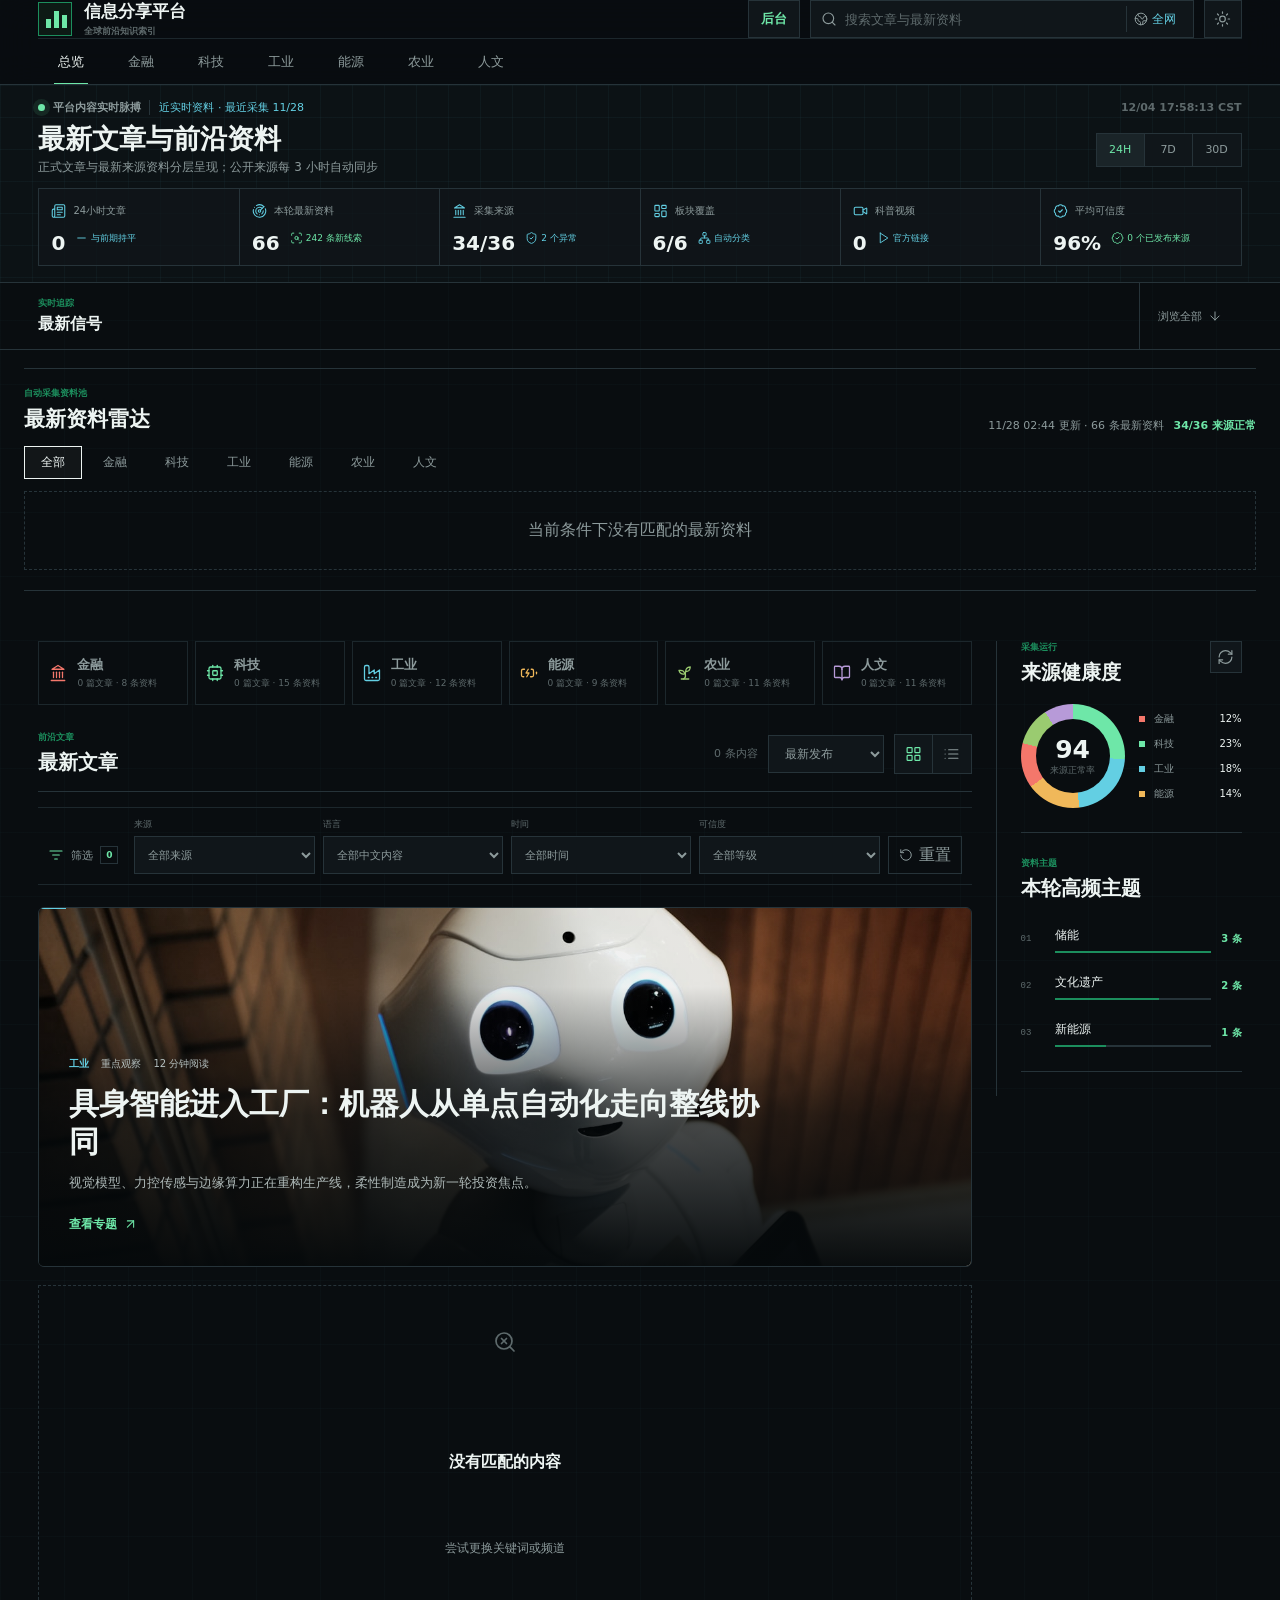
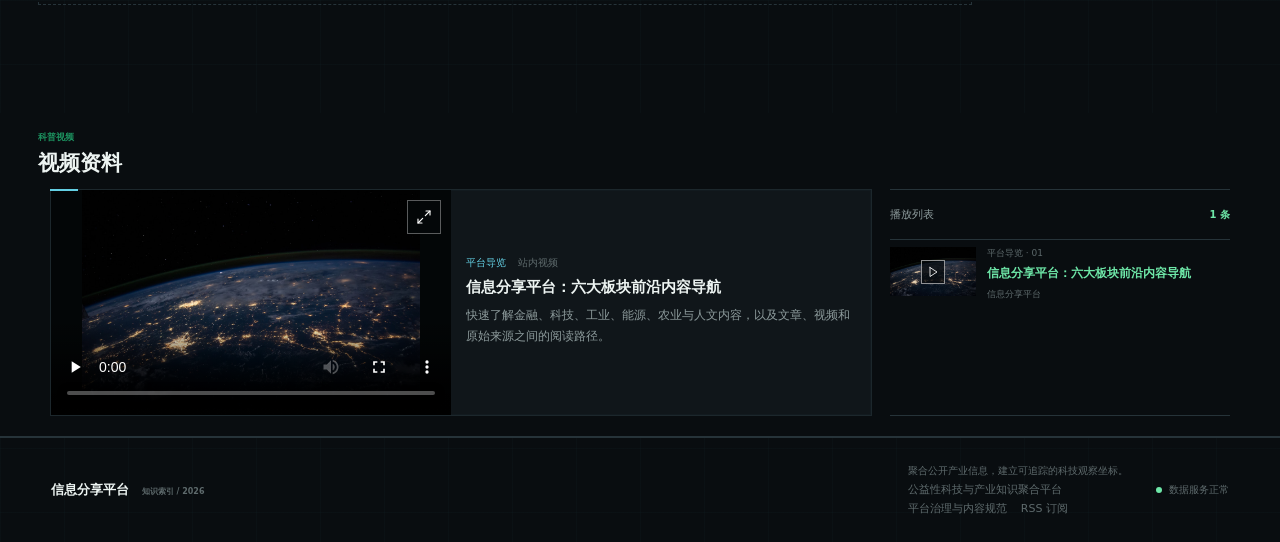
<file: index.html>
<!doctype html>
<html lang="zh-CN">
<head>
  <meta charset="UTF-8">
  <meta name="viewport" content="width=device-width, initial-scale=1.0">
  <meta name="description" content="信息分享平台 - 全球前沿知识聚合平台">
  <meta name="robots" content="index,follow,max-image-preview:large">
  <meta property="og:type" content="website">
  <meta property="og:site_name" content="信息分享平台">
  <meta property="og:title" content="信息分享平台 | 全球前沿知识聚合平台">
  <meta property="og:description" content="聚合金融、科技、工业、能源、农业与人文前沿信息。">
  <meta property="og:url" content="https://gzxkjpt.eu.org/">
  <meta name="twitter:card" content="summary_large_image">
  <meta name="theme-color" content="#090d10">
  <link rel="canonical" href="https://gzxkjpt.eu.org/">
  <link rel="alternate" type="application/rss+xml" title="信息分享平台 RSS" href="feed.xml">
  <link rel="alternate" type="application/feed+json" title="信息分享平台 JSON Feed" href="feed.json">
  <link rel="search" type="application/opensearchdescription+xml" title="搜索信息分享平台" href="opensearch.xml">
  <link rel="manifest" href="manifest.webmanifest">
  <link rel="icon" type="image/png" sizes="192x192" href="assets/icon-192.png">
  <link rel="apple-touch-icon" href="assets/icon-192.png">
  <title>信息分享平台 | 全球前沿知识聚合平台</title>
  <link rel="stylesheet" href="styles.css?v=17">
  <script src="cloud-config.js" defer></script>
  <script src="assets/vendor/supabase-2.111.0.min.js" defer></script>
  <script src="cloud.js" defer></script>
  <script src="content-service.js?v=13" defer></script>
  <script src="intelligence-service.js?v=4" defer></script>
  <script src="assets/vendor/lucide-0.468.0.min.js" defer></script>
  <script src="assets/vendor/hls-1.6.13.min.js" defer></script>
  <script src="pwa.js?v=4" defer></script>
  <script src="app.js?v=20" defer></script>
  <script id="siteStructuredData" type="application/ld+json">{"@context":"https://schema.org","@type":"WebSite","name":"信息分享平台","url":"https://gzxkjpt.eu.org/"}</script>
</head>
<body>
  <div class="scanline" aria-hidden="true"></div>

  <header class="topbar">
    <a class="brand" href="index.html" aria-label="信息分享平台首页">
      <span class="brand-mark" aria-hidden="true"><span></span><span></span><span></span></span>
      <span class="brand-copy">
        <strong>信息分享平台</strong>
        <small>全球前沿知识索引</small>
      </span>
    </a>

    <nav class="primary-nav" aria-label="内容频道">
      <a class="nav-tab is-active" href="index.html">总览</a>
      <a class="nav-tab" href="category.html?category=金融">金融</a>
      <a class="nav-tab" href="category.html?category=科技">科技</a>
      <a class="nav-tab" href="category.html?category=工业">工业</a>
      <a class="nav-tab" href="category.html?category=能源">能源</a>
      <a class="nav-tab" href="category.html?category=农业">农业</a>
      <a class="nav-tab" href="category.html?category=人文">人文</a>
    </nav>

    <div class="top-actions">
      <a class="admin-entry" href="admin.html" title="进入平台后台">后台</a>
      <label class="search-box" aria-label="搜索内容">
        <i data-lucide="search" aria-hidden="true"></i>
        <input id="searchInput" type="search" placeholder="搜索文章与最新资料" autocomplete="off">
        <button id="clearSearch" class="clear-search" type="button" aria-label="清空搜索" title="清空搜索">
          <i data-lucide="x" aria-hidden="true"></i>
        </button>
        <button id="externalSearchLauncher" class="external-search-launcher" type="button" aria-label="搜索站外权威资料" title="搜索站外权威资料">
          <i data-lucide="globe-2" aria-hidden="true"></i><span>全网</span>
        </button>
      </label>
      <button id="installApp" class="icon-button" type="button" aria-label="安装到设备" title="安装到设备" hidden>
        <i data-lucide="download" aria-hidden="true"></i>
      </button>
      <button id="themeToggle" class="icon-button" type="button" aria-label="切换显示模式" title="切换显示模式">
        <i data-lucide="sun" aria-hidden="true"></i>
      </button>
    </div>
  </header>

  <main>
    <section class="pulse-band" aria-labelledby="pulseTitle">
      <div class="section-kicker">
        <span class="live-dot" aria-hidden="true"></span>
        <span>平台内容实时脉搏</span>
        <span id="pulseFreshness" class="pulse-freshness">平台实时计算 · 来源每日同步</span>
        <time id="currentTime"></time>
      </div>

      <div class="pulse-heading">
        <div>
          <h1 id="pulseTitle">最新文章与前沿资料</h1>
          <p>文章优先呈现，来源资料每日自动同步；数据统计仅作为阅读辅助</p>
        </div>
        <div class="range-control" role="group" aria-label="趋势时间范围">
          <button class="range-button is-active" data-range="24h">24H</button>
          <button class="range-button" data-range="7d">7D</button>
          <button class="range-button" data-range="30d">30D</button>
        </div>
      </div>

      <div class="metrics-layout">
        <div class="metrics-grid" aria-label="平台内容实时统计">
          <article class="metric">
            <div class="metric-label"><i data-lucide="radio-tower"></i><span>近24小时新增</span></div>
            <strong>--</strong>
            <span class="metric-trend neutral"><i data-lucide="activity"></i> 正在计算</span>
            <small>当前公开内容</small>
          </article>
          <article class="metric">
            <div class="metric-label"><i data-lucide="calendar-range"></i><span>近7日新增</span></div>
            <strong>--</strong>
            <span class="metric-trend neutral"><i data-lucide="activity"></i> 正在计算</span>
            <small>滚动时间窗口</small>
          </article>
          <article class="metric">
            <div class="metric-label"><i data-lucide="landmark"></i><span>权威来源</span></div>
            <strong>--</strong>
            <span class="metric-trend neutral"><i data-lucide="shield-check"></i> 正在核验</span>
            <small>高可信公开机构</small>
          </article>
          <article class="metric">
            <div class="metric-label"><i data-lucide="layout-dashboard"></i><span>板块覆盖</span></div>
            <strong>--</strong>
            <span class="metric-trend neutral"><i data-lucide="network"></i> 正在计算</span>
            <small>当前启用板块</small>
          </article>
          <article class="metric">
            <div class="metric-label"><i data-lucide="video"></i><span>科普视频</span></div>
            <strong>--</strong>
            <span class="metric-trend neutral"><i data-lucide="play"></i> 正在计算</span>
            <small>已确认展示权限</small>
          </article>
          <article class="metric">
            <div class="metric-label"><i data-lucide="badge-check"></i><span>平均可信度</span></div>
            <strong>--</strong>
            <span class="metric-trend neutral"><i data-lucide="scan-search"></i> 正在计算</span>
            <small>公开内容平均值</small>
          </article>
        </div>

        <div class="pulse-chart" aria-label="平台内容更新趋势图">
          <div class="chart-head">
            <div>
              <span id="chartMetricLabel">内容更新活跃度</span>
              <strong id="chartValue">0 条</strong>
            </div>
            <span id="chartDelta" class="positive">正在计算</span>
          </div>
          <svg id="trendChart" viewBox="0 0 620 150" role="img" aria-label="平台内容更新折线趋势">
            <g class="chart-grid">
              <line x1="0" y1="20" x2="620" y2="20"></line>
              <line x1="0" y1="75" x2="620" y2="75"></line>
              <line x1="0" y1="130" x2="620" y2="130"></line>
            </g>
            <path id="chartArea" class="chart-area" d=""></path>
            <polyline id="chartLine" class="chart-line" points=""></polyline>
            <g id="chartDots"></g>
          </svg>
          <div id="chartLabels" class="chart-labels"></div>
        </div>
      </div>
      <div class="pulse-category-map">
        <div class="pulse-category-head">
          <span>六板块内容活跃度</span>
          <small id="pulseCoverage">按当前公开内容计算</small>
        </div>
        <div id="pulseCategoryBars" class="pulse-category-bars" aria-label="六板块公开内容数量"></div>
      </div>
    </section>

    <section class="latest-strip" aria-labelledby="latestSignalsTitle">
      <div class="latest-strip-title">
        <span>实时追踪</span>
        <strong id="latestSignalsTitle">最新信号</strong>
      </div>
      <div id="latestSignals" class="latest-signals"></div>
      <a class="latest-all" href="#stories">浏览全部 <i data-lucide="arrow-down"></i></a>
    </section>

    <section class="intelligence-radar" aria-labelledby="intelligenceRadarTitle">
      <div class="intelligence-radar-head">
        <div>
          <div class="section-label">自动采集资料池</div>
          <h2 id="intelligenceRadarTitle">最新资料雷达</h2>
        </div>
        <div class="intelligence-radar-status">
          <span id="intelligenceRadarFreshness">正在连接最新资料</span>
          <strong id="intelligenceRadarHealth">--</strong>
        </div>
      </div>
      <div id="intelligenceRadarTabs" class="intelligence-radar-tabs" role="group" aria-label="最新资料板块"></div>
      <div id="intelligenceRadarGrid" class="intelligence-radar-grid" aria-live="polite"></div>
      <div id="intelligenceRadarEmpty" class="intelligence-radar-empty" hidden>当前条件下没有匹配的最新资料</div>
    </section>

    <div class="content-shell">
      <section class="feed-section" aria-labelledby="feedTitle">
        <div class="feed-toolbar">
          <div>
            <div class="section-label">前沿文章</div>
            <h2 id="feedTitle">最新文章</h2>
          </div>
          <div class="feed-controls">
            <span id="resultCount" class="result-count">0 条内容</span>
            <select id="sortSelect" aria-label="内容排序">
              <option value="latest">最新发布</option>
              <option value="hot">热度优先</option>
              <option value="read">深度优先</option>
            </select>
            <div class="view-switch" role="group" aria-label="内容布局">
              <button class="view-button is-active" data-view="grid" aria-label="网格视图" title="网格视图">
                <i data-lucide="layout-grid"></i>
              </button>
              <button class="view-button" data-view="list" aria-label="列表视图" title="列表视图">
                <i data-lucide="list"></i>
              </button>
            </div>
          </div>
        </div>

        <div id="categoryDirectory" class="category-directory" aria-label="按板块浏览内容"></div>

        <div class="discovery-filters" aria-label="内容筛选条件">
          <div class="filter-heading"><i data-lucide="list-filter"></i><span>筛选</span><b id="activeFilterCount">0</b></div>
          <label><span>来源</span><select id="sourceFilter"><option value="all">全部来源</option></select></label>
          <label><span>语言</span><select id="languageFilter"><option value="all">全部中文内容</option><option value="zh-CN">中文</option></select></label>
          <label><span>时间</span><select id="periodFilter"><option value="all">全部时间</option><option value="24h">最近 24 小时</option><option value="7d">最近 7 天</option><option value="30d">最近 30 天</option></select></label>
          <label><span>可信度</span><select id="trustFilter"><option value="all">全部等级</option><option value="high">高可信 85+</option><option value="standard">可核验 70-84</option><option value="low">待核验 70 以下</option></select></label>
          <button id="resetFilters" class="reset-filters" type="button"><i data-lucide="rotate-ccw"></i><span>重置</span></button>
        </div>

        <article class="featured-story">
          <img src="assets/robotics.jpg" alt="工业机械臂在智能工厂中协同作业">
          <div class="featured-overlay">
            <div class="story-meta">
              <span class="category-tag">先进制造</span>
              <span>重点观察</span>
              <span>12 分钟阅读</span>
            </div>
            <h2>具身智能进入工厂：机器人从单点自动化走向整线协同</h2>
            <p>视觉模型、力控传感与边缘算力正在重构生产线，柔性制造成为新一轮投资焦点。</p>
            <a href="#stories" class="featured-link">查看专题 <i data-lucide="arrow-up-right"></i></a>
          </div>
        </article>

        <div id="emptyState" class="empty-state" hidden>
          <i data-lucide="search-x"></i>
          <strong>没有匹配的内容</strong>
          <span>尝试更换关键词或频道</span>
        </div>
        <div id="stories" class="story-grid" aria-live="polite"></div>
        <div class="feed-pagination">
          <button id="loadMoreStories" class="load-more-stories" type="button">
            <span>加载更多内容</span>
            <i data-lucide="chevron-down" aria-hidden="true"></i>
          </button>
        </div>
      </section>

      <aside class="insight-rail" aria-label="产业洞察">
        <section class="rail-section">
          <div class="rail-heading">
            <div>
              <div class="section-label">采集运行</div>
              <h2>来源健康度</h2>
            </div>
            <button class="icon-button small" type="button" aria-label="刷新最新资料" title="刷新最新资料" id="refreshSignals">
              <i data-lucide="refresh-cw"></i>
            </button>
          </div>
          <div class="signal-chart">
            <div class="donut" aria-label="采集来源健康度">
              <div><strong>--</strong><span>来源正常率</span></div>
            </div>
            <div class="signal-legend">
              <span><i class="legend-ai"></i>人工智能 <b>31%</b></span>
              <span><i class="legend-mfg"></i>先进制造 <b>27%</b></span>
              <span><i class="legend-energy"></i>新能源 <b>24%</b></span>
              <span><i class="legend-chip"></i>半导体 <b>18%</b></span>
            </div>
          </div>
        </section>

        <section class="rail-section">
          <div class="section-label">资料主题</div>
          <h2>本轮高频主题</h2>
          <ol class="topic-list"></ol>
        </section>

        <section class="rail-section event-section">
          <div class="section-label">来源状态</div>
          <h2>最近采集结果</h2>
          <div class="event-list"></div>
        </section>

        <a class="briefing-panel" href="feed.xml" title="订阅平台 RSS">
          <i data-lucide="radio-tower"></i>
          <div>
            <strong>订阅最新文章</strong>
            <span>RSS 自动获取公开内容</span>
          </div>
          <i data-lucide="arrow-up-right"></i>
        </a>
      </aside>
    </div>

    <section id="videoHub" class="video-hub" aria-labelledby="videoHubTitle">
      <div class="video-hub-inner">
        <div class="video-hub-heading">
          <div>
            <div class="section-label">科普视频</div>
            <h2 id="videoHubTitle">视频资料</h2>
          </div>
          <p>播放平台导览与已发布文章中的授权视频，视频来源和正文资料保持可追溯。</p>
        </div>
        <div class="video-hub-layout">
          <div class="video-feature">
            <div id="homeVideoScreen" class="home-video-screen" aria-live="polite"></div>
            <div class="home-video-detail">
              <div class="home-video-meta"><span id="homeVideoCategory">平台导览</span><span id="homeVideoKind">站内视频</span></div>
              <h3 id="homeVideoTitle">信息分享平台：六大板块前沿内容导航</h3>
              <p id="homeVideoDescription">了解平台的内容范围、阅读方式与视频资料功能。</p>
              <div id="homeVideoActions" class="home-video-actions"></div>
            </div>
          </div>
          <div class="video-playlist-panel">
            <div class="video-playlist-head">
              <span>播放列表</span>
              <strong id="homeVideoCount">1 条</strong>
            </div>
            <div id="homeVideoPlaylist" class="home-video-playlist"></div>
          </div>
        </div>
      </div>
    </section>
  </main>

  <footer>
    <div class="footer-brand">信息分享平台 <span>知识索引 / 2026</span></div>
    <div class="footer-copy">
      <p id="footerDescription">聚合公开产业信息，建立可追踪的科技观察坐标。</p>
      <small id="footerNotice">公益性科技与产业知识聚合平台</small>
      <div class="footer-links">
        <a href="governance.html">平台治理与内容规范</a>
        <a href="feed.xml">RSS 订阅</a>
        <a id="footerContact" hidden></a>
      </div>
    </div>
    <div class="footer-status"><span></span> 数据服务正常</div>
  </footer>

  <div id="toast" class="toast" role="status" aria-live="polite"></div>
</body>
</html>
</file>
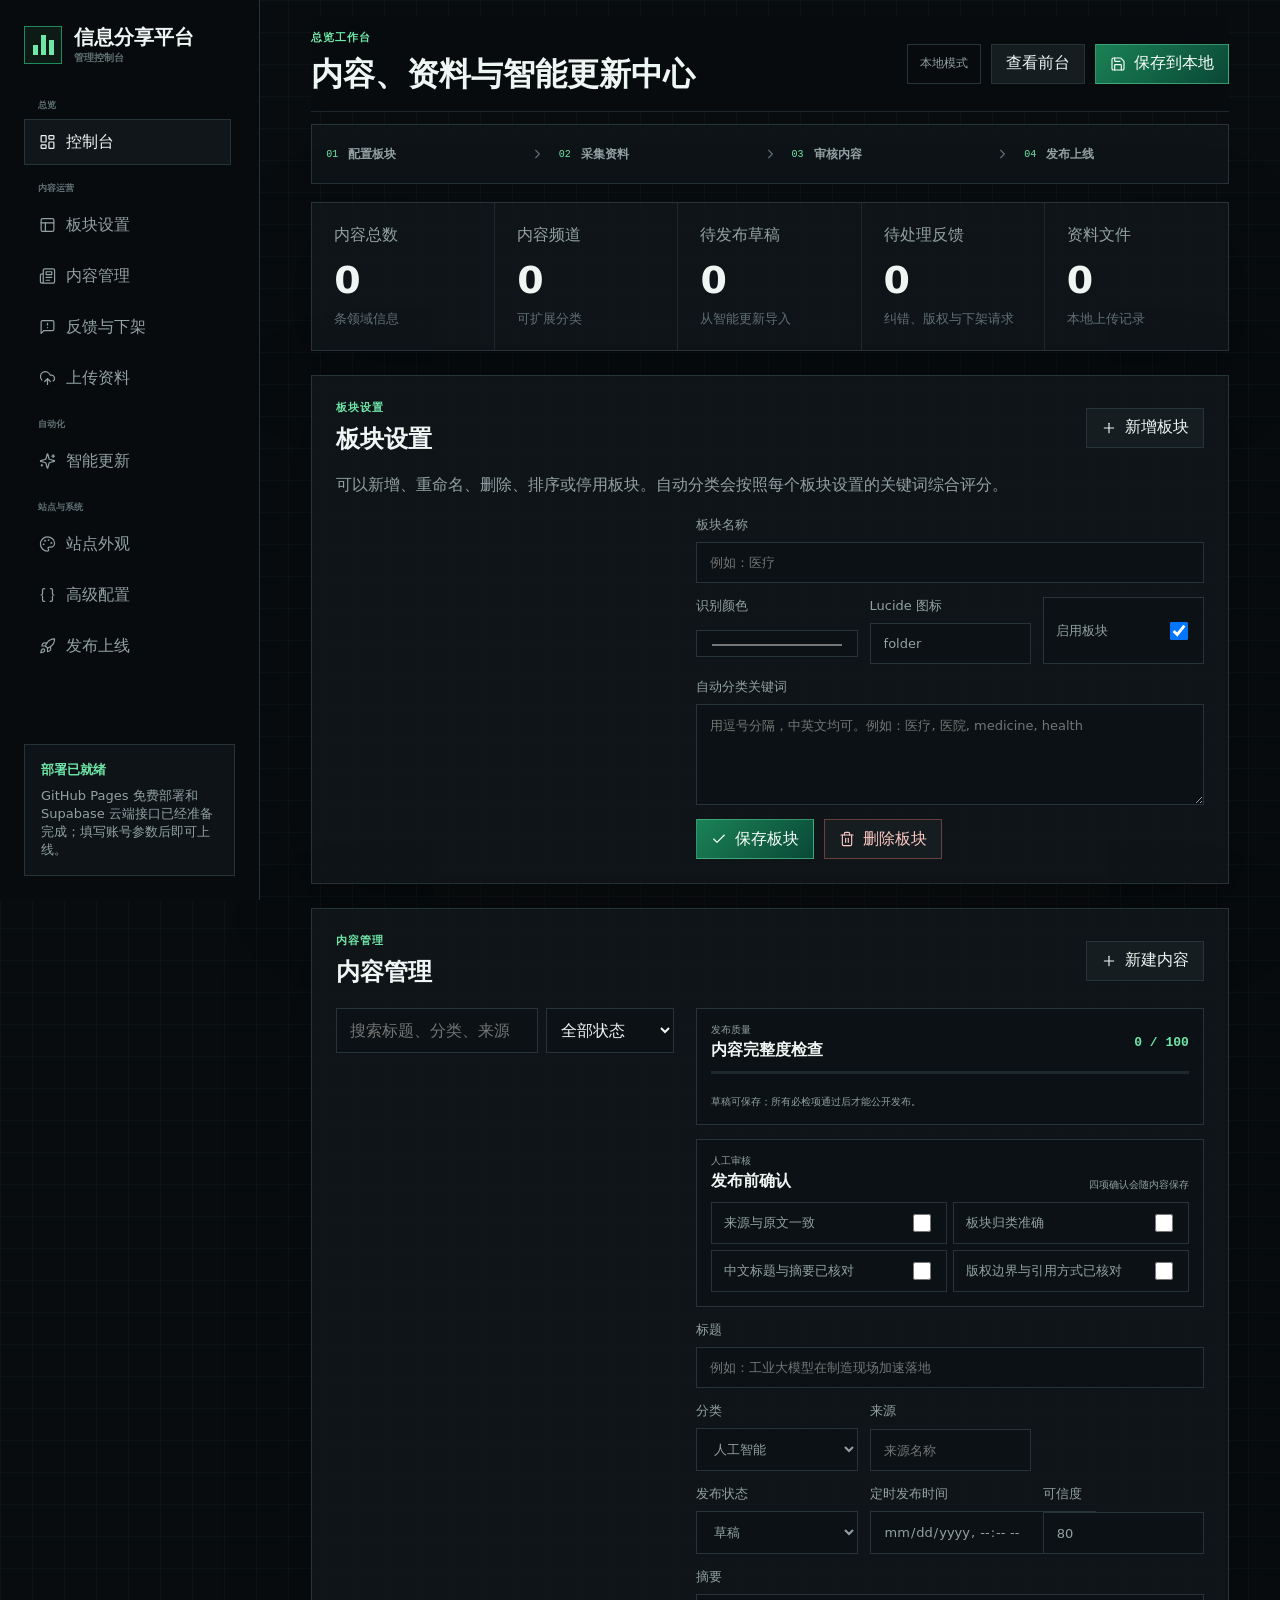
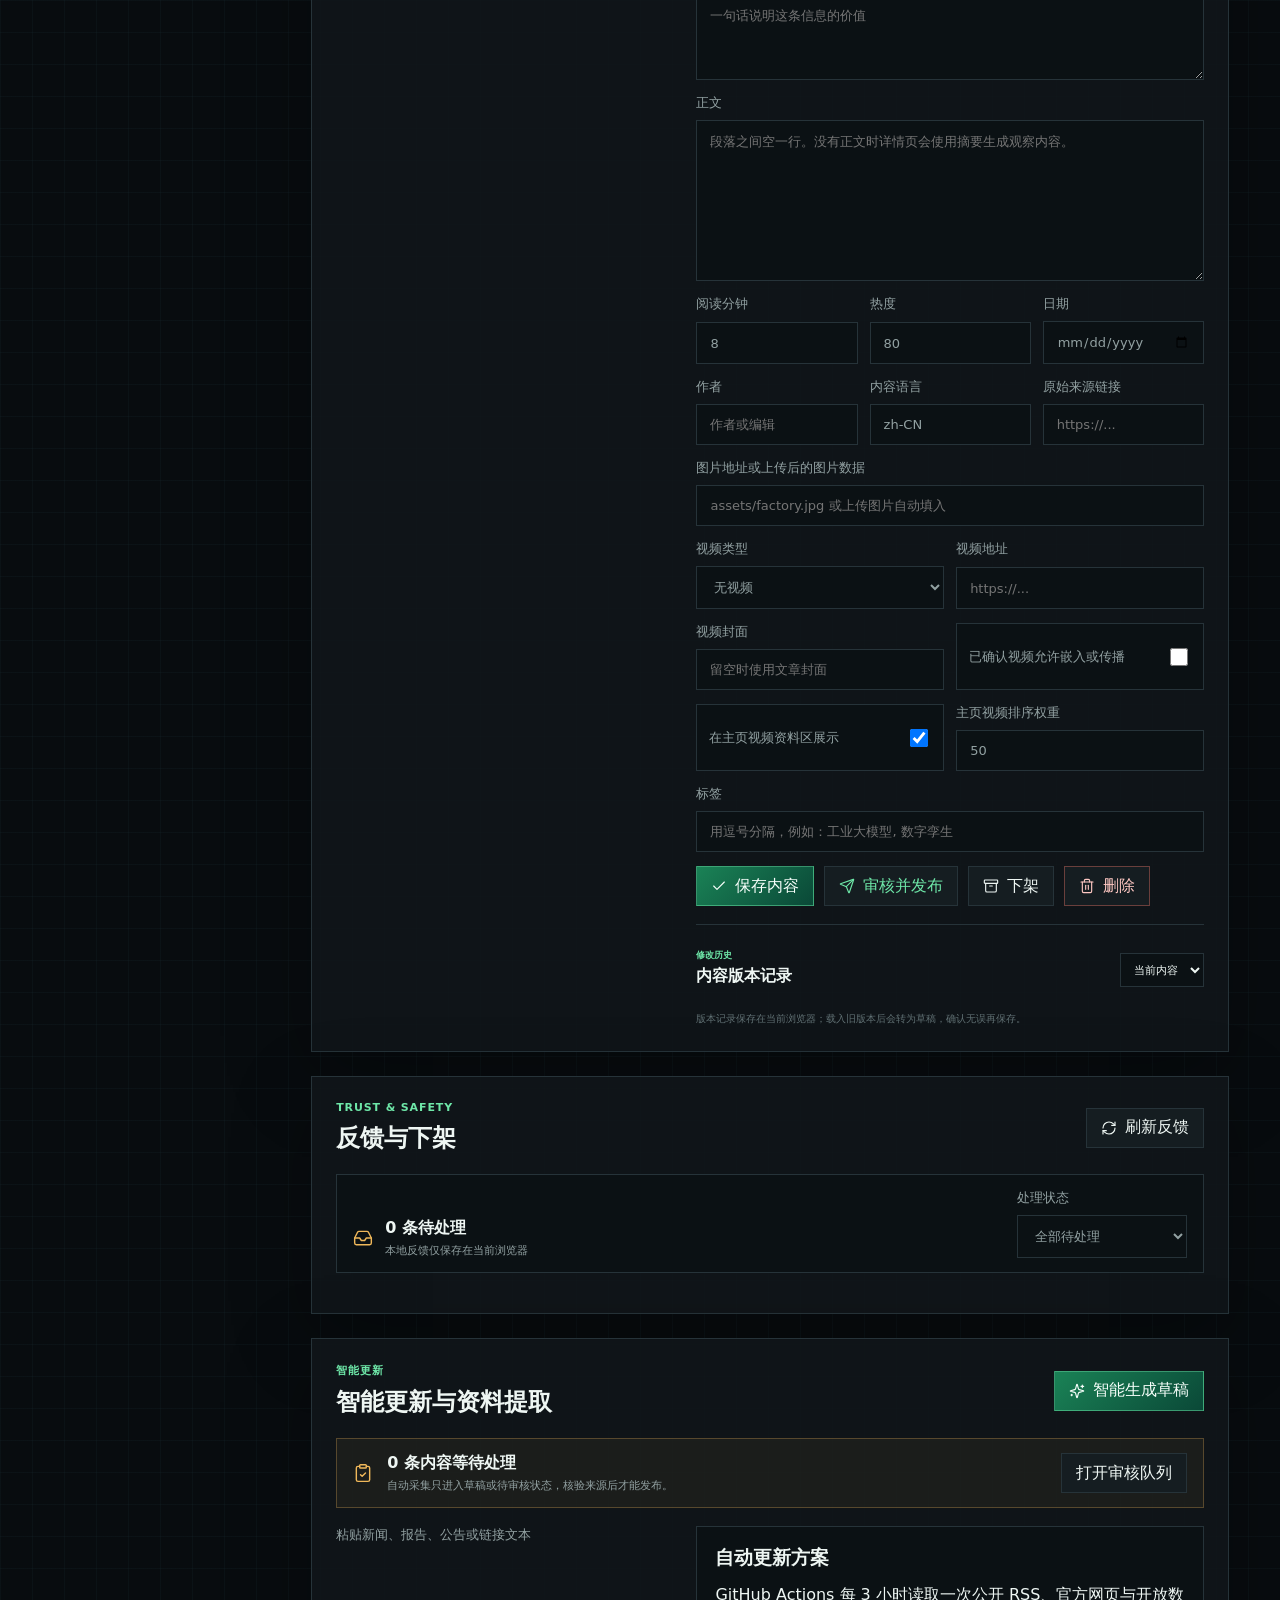
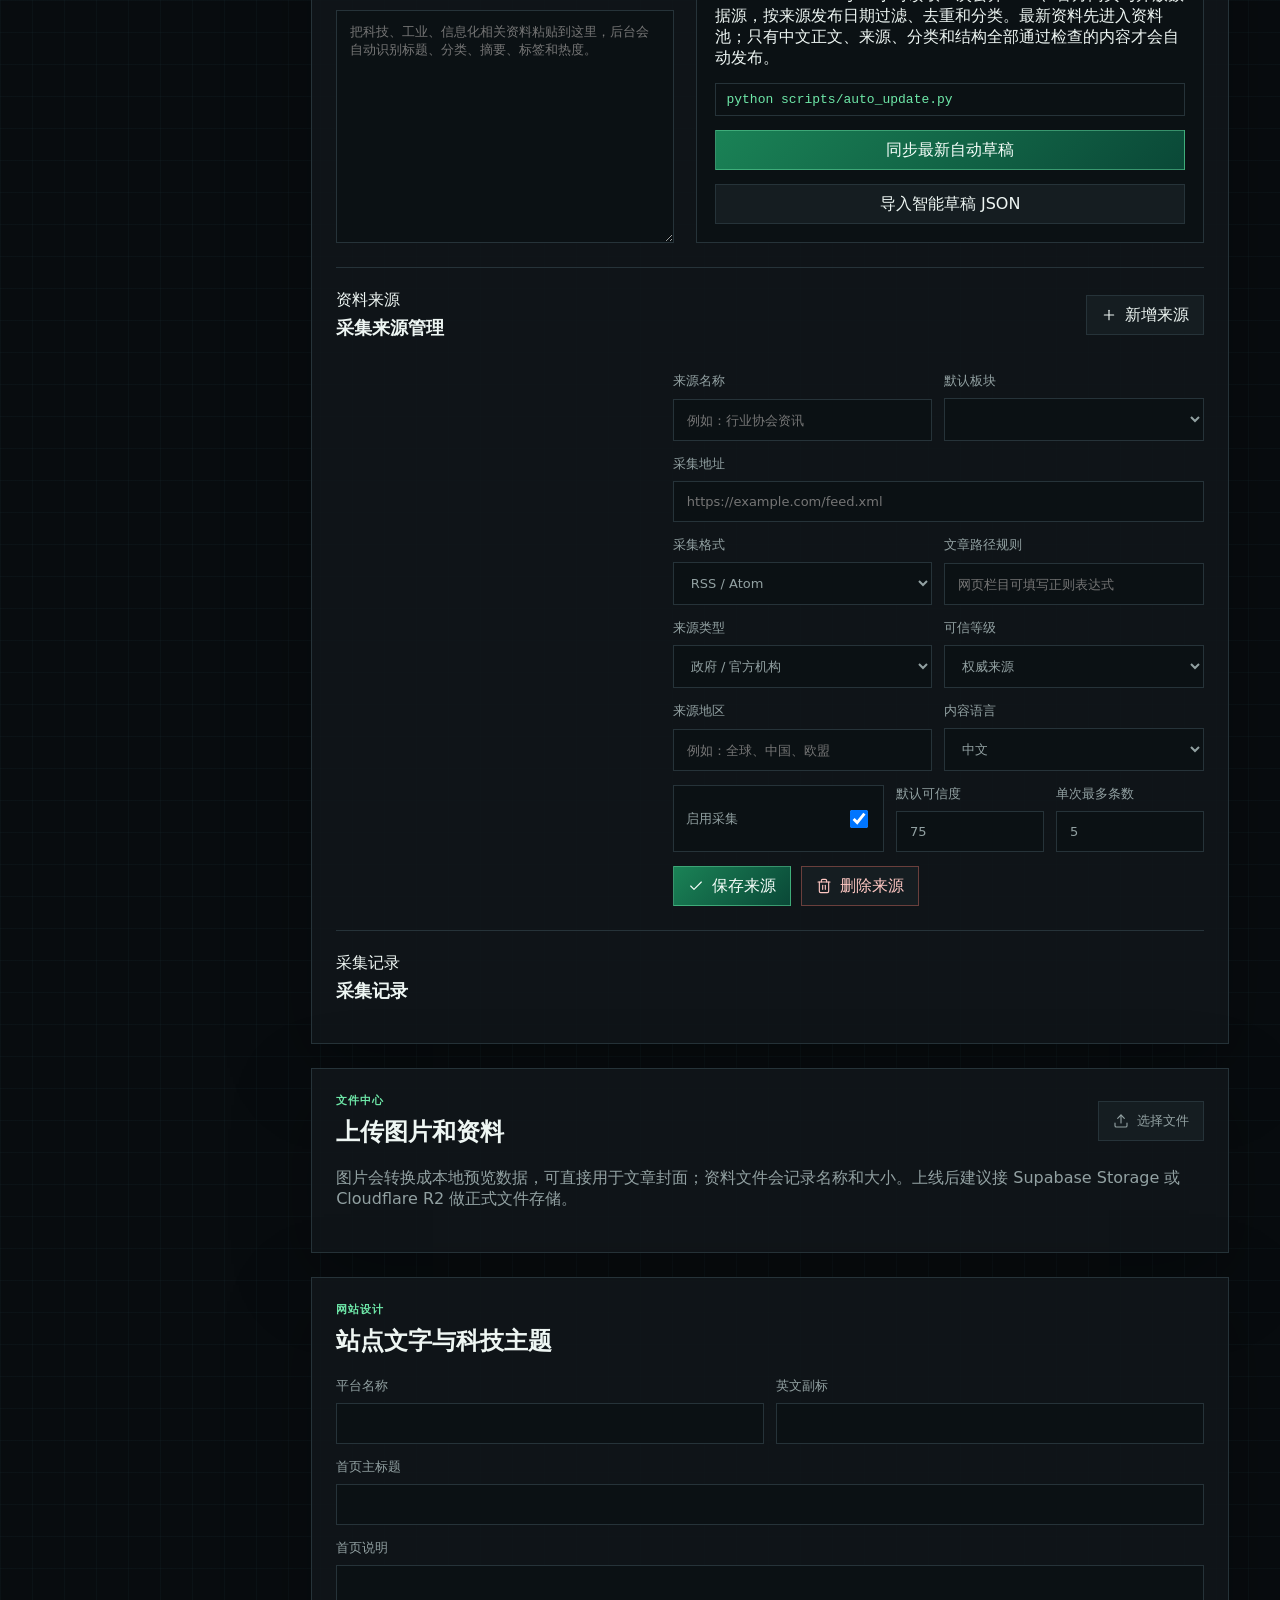
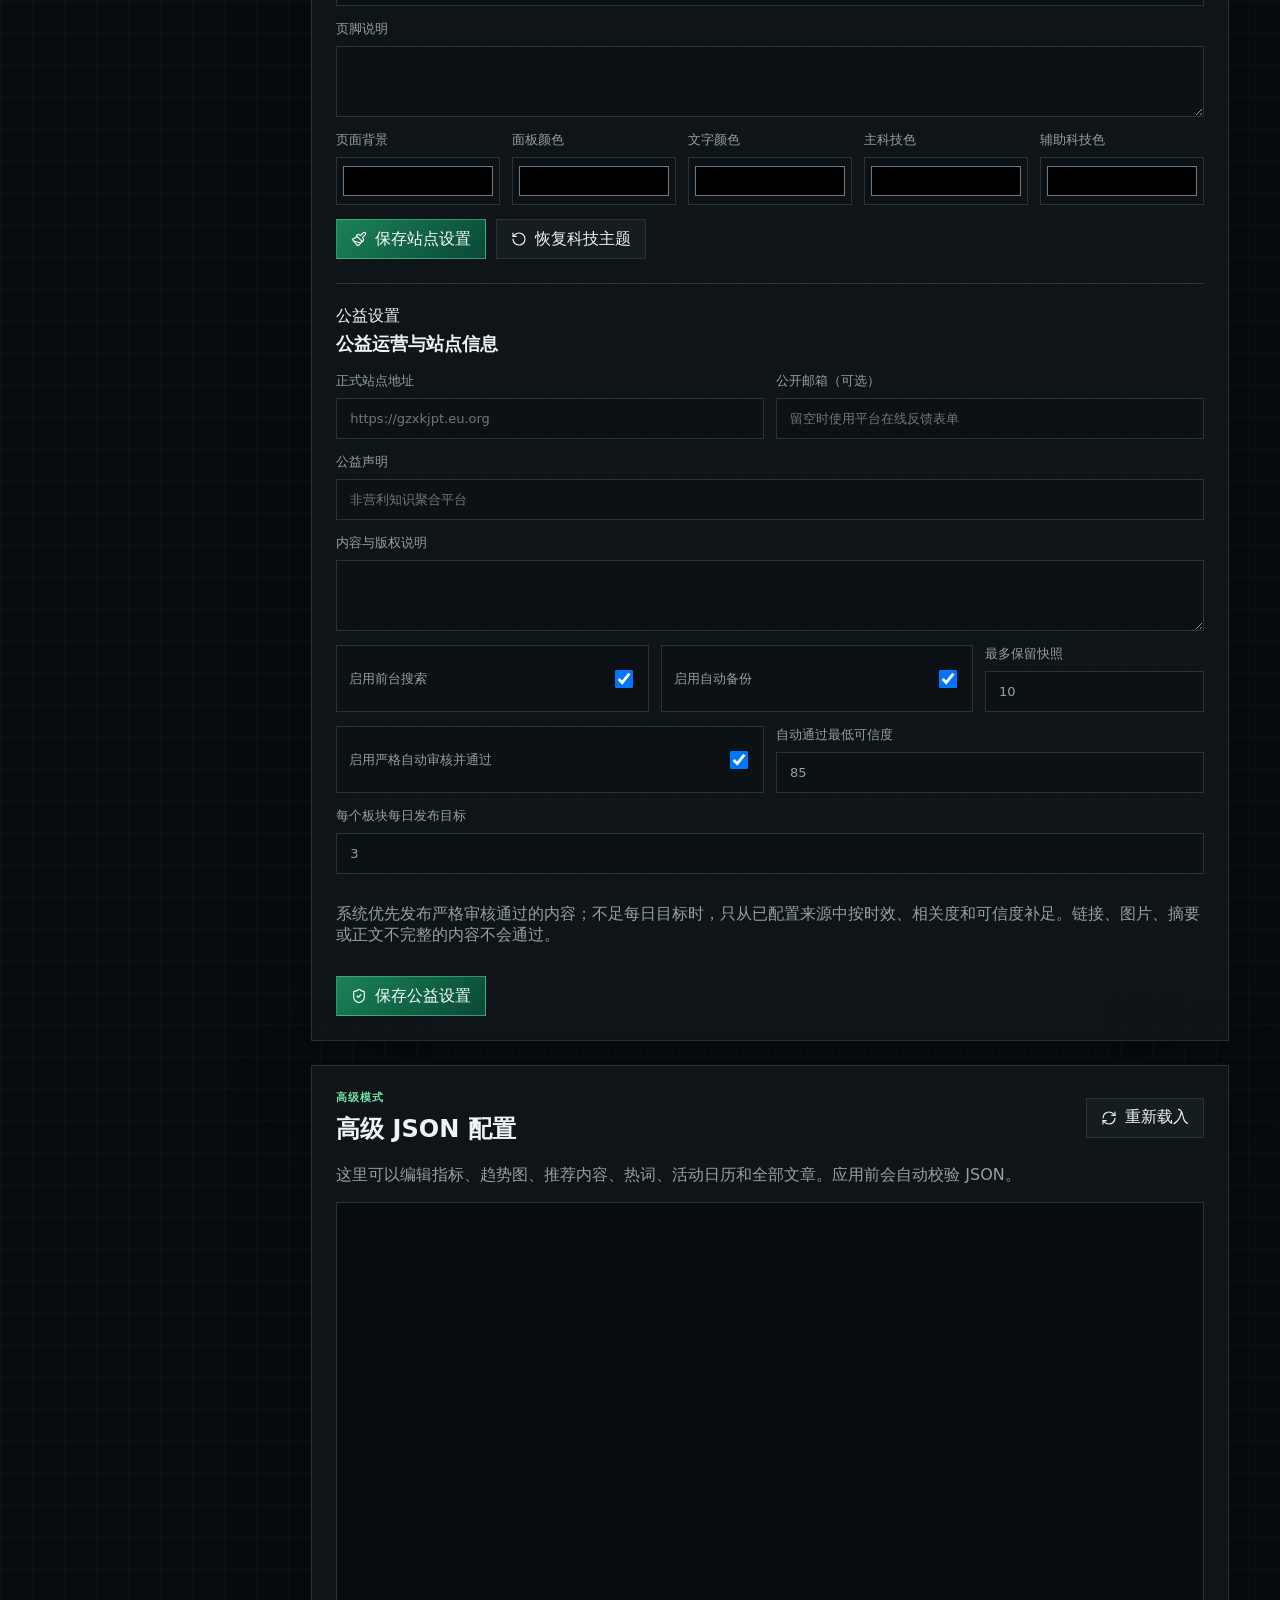
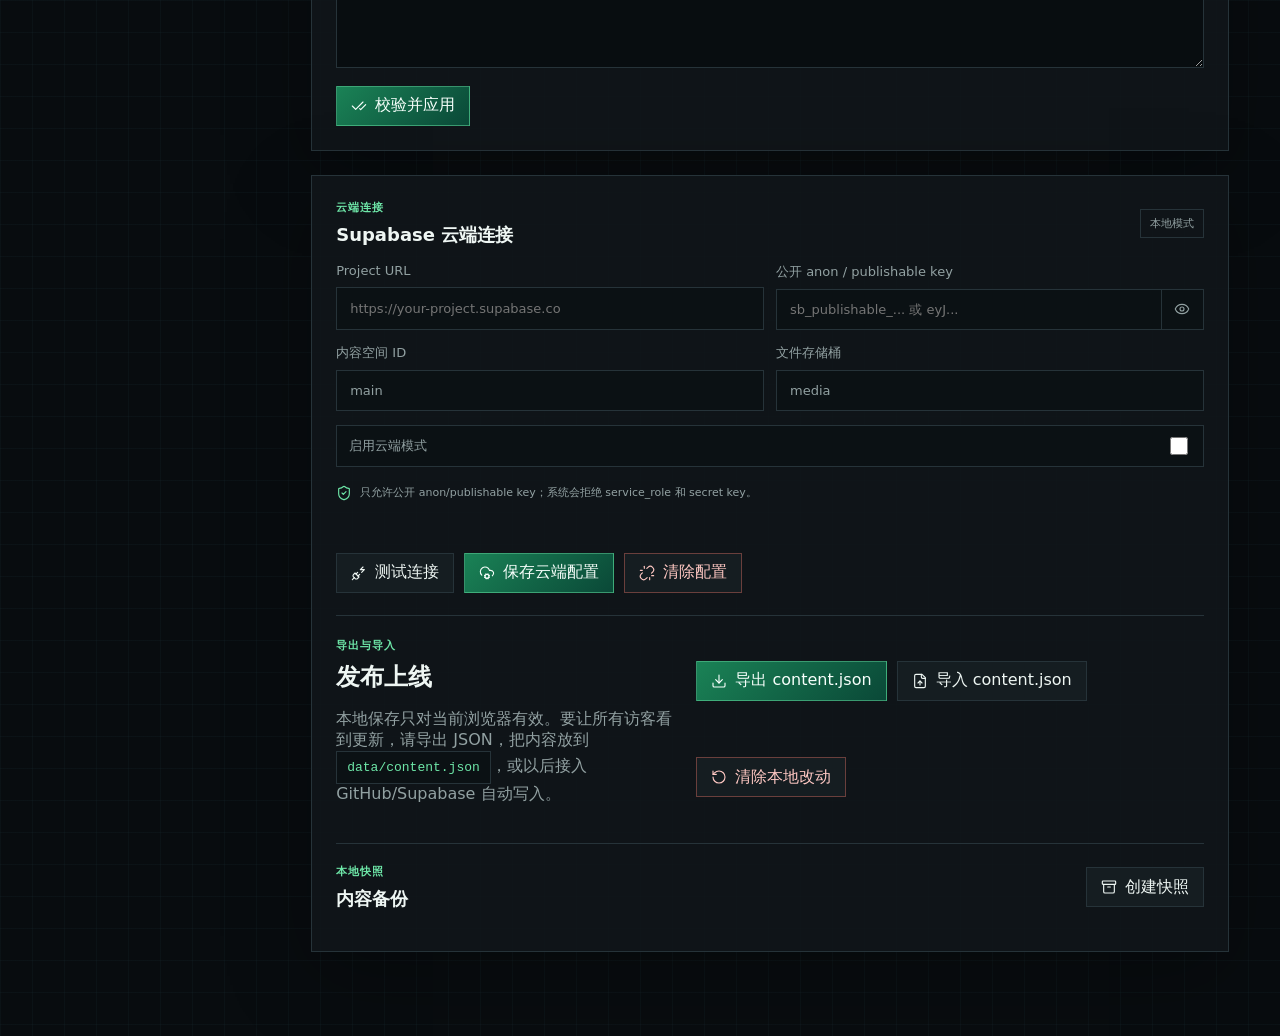
<file: admin.html>
<!doctype html>
<html lang="zh-CN">
<head>
  <meta charset="UTF-8">
  <meta name="viewport" content="width=device-width, initial-scale=1.0">
  <meta name="description" content="信息分享平台管理后台">
  <title>信息分享平台 | 平台管理后台</title>
  <link rel="stylesheet" href="admin.css">
  <script src="cloud-config.js" defer></script>
  <script src="assets/vendor/supabase-2.111.0.min.js" defer></script>
  <script src="cloud.js" defer></script>
  <script src="content-service.js?v=13" defer></script>
  <script src="assets/vendor/lucide-0.468.0.min.js" defer></script>
  <script src="admin.js?v=5" defer></script>
</head>
<body>
  <section id="authGate" class="auth-gate" hidden>
    <form id="loginForm" class="login-panel">
      <span class="brand-mark" aria-hidden="true"><span></span><span></span><span></span></span>
      <p>安全管理</p>
      <h1>管理员登录</h1>
      <span class="login-note">登录后才能修改云端内容和上传文件。</span>
      <label>管理员邮箱<input id="loginEmail" type="email" required autocomplete="username" placeholder="admin@example.com"></label>
      <label>密码<input id="loginPassword" type="password" required autocomplete="current-password" placeholder="输入管理员密码"></label>
      <button class="primary-button" type="submit"><i data-lucide="log-in"></i> 登录后台</button>
      <button id="useLocalMode" class="ghost-button" type="button"><i data-lucide="hard-drive"></i> 返回本地模式</button>
      <span id="loginMessage" class="login-message"></span>
    </form>
  </section>

  <aside class="admin-sidebar">
    <a class="brand" href="index.html">
      <span class="brand-mark" aria-hidden="true"><span></span><span></span><span></span></span>
      <span><strong>信息分享平台</strong><small>管理控制台</small></span>
    </a>
    <nav aria-label="后台工作区">
      <span class="nav-group-label">总览</span>
      <a href="#dashboard" class="is-active"><i data-lucide="layout-dashboard"></i> 控制台</a>
      <span class="nav-group-label">内容运营</span>
      <a href="#sections"><i data-lucide="panels-top-left"></i> 板块设置</a>
      <a href="#content"><i data-lucide="newspaper"></i> 内容管理</a>
      <a href="#reports"><i data-lucide="message-square-warning"></i> 反馈与下架</a>
      <a href="#files"><i data-lucide="upload-cloud"></i> 上传资料</a>
      <span class="nav-group-label">自动化</span>
      <a href="#smart"><i data-lucide="sparkles"></i> 智能更新</a>
      <span class="nav-group-label">站点与系统</span>
      <a href="#appearance"><i data-lucide="palette"></i> 站点外观</a>
      <a href="#advanced"><i data-lucide="braces"></i> 高级配置</a>
      <a href="#publish"><i data-lucide="rocket"></i> 发布上线</a>
    </nav>
    <div class="side-note">
      <strong>部署已就绪</strong>
      <span>GitHub Pages 免费部署和 Supabase 云端接口已经准备完成；填写账号参数后即可上线。</span>
    </div>
  </aside>

  <main class="admin-main">
    <header class="admin-top">
      <div>
        <p id="currentWorkspace">总览工作台</p>
        <h1>内容、资料与智能更新中心</h1>
      </div>
      <div class="top-actions">
        <span id="cloudStatus" class="cloud-status">本地模式</span>
        <a href="index.html" class="ghost-button">查看前台</a>
        <button id="signOut" class="ghost-button" type="button" hidden><i data-lucide="log-out"></i> 退出</button>
        <button id="saveAll" class="primary-button" type="button"><i data-lucide="save"></i> 保存到本地</button>
      </div>
    </header>

    <nav class="workflow-strip" aria-label="平台运营流程">
      <a class="workflow-step" href="#sections"><span>01</span><strong>配置板块</strong></a>
      <i data-lucide="chevron-right" aria-hidden="true"></i>
      <a class="workflow-step" href="#smart"><span>02</span><strong>采集资料</strong></a>
      <i data-lucide="chevron-right" aria-hidden="true"></i>
      <a class="workflow-step" href="#content"><span>03</span><strong>审核内容</strong></a>
      <i data-lucide="chevron-right" aria-hidden="true"></i>
      <a class="workflow-step" href="#publish"><span>04</span><strong>发布上线</strong></a>
    </nav>

    <section id="dashboard" class="panel stat-grid">
      <article><span>内容总数</span><strong id="statStories">0</strong><small>条领域信息</small></article>
      <article><span>内容频道</span><strong id="statCategories">0</strong><small>可扩展分类</small></article>
      <article><span>待发布草稿</span><strong id="statDrafts">0</strong><small>从智能更新导入</small></article>
      <article><span>待处理反馈</span><strong id="statReports">0</strong><small>纠错、版权与下架请求</small></article>
      <article><span>资料文件</span><strong id="statFiles">0</strong><small>本地上传记录</small></article>
    </section>

    <section id="sections" class="panel">
      <div class="panel-head">
        <div>
          <p>板块设置</p>
          <h2>板块设置</h2>
        </div>
        <button id="newCategory" class="ghost-button" type="button"><i data-lucide="plus"></i> 新增板块</button>
      </div>
      <p class="muted">可以新增、重命名、删除、排序或停用板块。自动分类会按照每个板块设置的关键词综合评分。</p>
      <div class="category-workbench">
        <div id="categoryList" class="category-list"></div>
        <form id="categoryForm" class="editor-form">
          <input id="categoryOriginalName" type="hidden">
          <label>板块名称<input id="categoryName" required maxlength="12" placeholder="例如：医疗"></label>
          <div class="form-row">
            <label>识别颜色<input id="categoryColor" type="color" value="#6ee7a8"></label>
            <label>Lucide 图标<input id="categoryIcon" placeholder="例如：heart-pulse" value="folder"></label>
            <label class="check-label">启用板块<input id="categoryEnabled" type="checkbox" checked></label>
          </div>
          <label>自动分类关键词<textarea id="categoryKeywords" rows="5" placeholder="用逗号分隔，中英文均可。例如：医疗, 医院, medicine, health"></textarea></label>
          <div class="form-actions">
            <button class="primary-button" type="submit"><i data-lucide="check"></i> 保存板块</button>
            <button id="deleteCategory" class="danger-button" type="button"><i data-lucide="trash-2"></i> 删除板块</button>
          </div>
        </form>
      </div>
    </section>

    <section id="content" class="panel split-panel">
      <div class="panel-head">
        <div>
          <p>内容管理</p>
          <h2>内容管理</h2>
        </div>
        <button id="newStory" class="ghost-button" type="button"><i data-lucide="plus"></i> 新建内容</button>
      </div>

      <div class="content-workbench">
        <div class="story-list-wrap">
          <div class="story-filter-row">
            <input id="storySearch" class="admin-input" type="search" placeholder="搜索标题、分类、来源">
            <select id="storyStatusFilter" aria-label="按发布状态筛选">
              <option value="all">全部状态</option>
              <option value="pending">全部待处理</option>
              <option value="draft">草稿</option>
              <option value="review">待审核</option>
              <option value="scheduled">定时发布</option>
              <option value="published">已发布</option>
              <option value="archived">已下架</option>
            </select>
          </div>
          <div id="storyList" class="story-list"></div>
        </div>

        <form id="storyForm" class="editor-form">
          <input type="hidden" id="storyId">
          <div id="storyReviewGuidance" class="review-guidance" hidden></div>
          <section class="quality-gate" aria-labelledby="qualityGateTitle">
            <div class="quality-gate-head">
              <div><span>发布质量</span><strong id="qualityGateTitle">内容完整度检查</strong></div>
              <output id="storyQualityScore">0 / 100</output>
            </div>
            <div class="quality-meter" aria-hidden="true"><span id="storyQualityBar"></span></div>
            <div id="storyQualityChecks" class="quality-checks"></div>
            <p id="storyQualityNote">草稿可保存；所有必检项通过后才能公开发布。</p>
          </section>
          <section class="review-confirmations" aria-labelledby="reviewConfirmationsTitle">
            <div class="review-confirmations-head">
              <div><span>人工审核</span><strong id="reviewConfirmationsTitle">发布前确认</strong></div>
              <small>四项确认会随内容保存</small>
            </div>
            <div class="review-confirmations-grid">
              <label class="check-label"><span>来源与原文一致</span><input id="storySourceVerified" type="checkbox"></label>
              <label class="check-label"><span>板块归类准确</span><input id="storyCategoryVerified" type="checkbox"></label>
              <label class="check-label"><span>中文标题与摘要已核对</span><input id="storyLocalizationVerified" type="checkbox"></label>
              <label class="check-label"><span>版权边界与引用方式已核对</span><input id="storyRightsVerified" type="checkbox"></label>
            </div>
          </section>
          <label>标题<input id="storyTitle" required placeholder="例如：工业大模型在制造现场加速落地"></label>
          <div class="form-row">
            <label>分类
              <select id="storyCategory">
                <option>人工智能</option>
                <option>先进制造</option>
                <option>半导体</option>
                <option>新能源</option>
              </select>
            </label>
            <label>来源<input id="storySource" placeholder="来源名称"></label>
          </div>
          <div class="form-row">
            <label>发布状态
              <select id="storyStatus">
                <option value="draft">草稿</option>
                <option value="review">待审核</option>
                <option value="scheduled">定时发布</option>
                <option value="published">已发布</option>
                <option value="archived">已下架</option>
              </select>
            </label>
            <label>定时发布时间<input id="storyScheduledAt" type="datetime-local"></label>
            <label>可信度<input id="storyConfidence" type="number" min="0" max="100" value="80"></label>
          </div>
          <label>摘要<textarea id="storyExcerpt" rows="4" placeholder="一句话说明这条信息的价值"></textarea></label>
          <label>正文<textarea id="storyBody" rows="9" placeholder="段落之间空一行。没有正文时详情页会使用摘要生成观察内容。"></textarea></label>
          <div class="form-row">
            <label>阅读分钟<input id="storyRead" type="number" min="1" max="60" value="8"></label>
            <label>热度<input id="storyHeat" type="number" min="0" max="100" value="80"></label>
            <label>日期<input id="storyDate" type="date"></label>
          </div>
          <div class="form-row">
            <label>作者<input id="storyAuthor" placeholder="作者或编辑"></label>
            <label>内容语言<input id="storyLanguage" placeholder="zh-CN" value="zh-CN"></label>
            <label>原始来源链接<input id="storySourceUrl" type="url" placeholder="https://..."></label>
          </div>
          <label>图片地址或上传后的图片数据<input id="storyImage" placeholder="assets/factory.jpg 或上传图片自动填入"></label>
          <div class="form-row two">
            <label>视频类型
              <select id="storyVideoType">
                <option value="none">无视频</option>
                <option value="file">MP4 / WebM 直连视频</option>
                <option value="bilibili">哔哩哔哩官方播放器</option>
                <option value="external">其他网站观看链接</option>
              </select>
            </label>
            <label>视频地址<input id="storyVideoUrl" type="url" placeholder="https://..."></label>
          </div>
          <div class="form-row two">
            <label>视频封面<input id="storyVideoPoster" placeholder="留空时使用文章封面"></label>
            <label class="check-label"><span>已确认视频允许嵌入或传播</span><input id="storyVideoRightsConfirmed" type="checkbox"></label>
          </div>
          <div class="form-row two">
            <label class="check-label"><span>在主页视频资料区展示</span><input id="storyHomeVideoFeatured" type="checkbox" checked></label>
            <label>主页视频排序权重<input id="storyHomeVideoPriority" type="number" min="0" max="100" value="50"></label>
          </div>
          <label>标签<input id="storyTags" placeholder="用逗号分隔，例如：工业大模型, 数字孪生"></label>
          <div class="form-actions">
            <button class="primary-button" type="submit"><i data-lucide="check"></i> 保存内容</button>
            <button id="publishStory" class="ghost-button publish-button" type="button"><i data-lucide="send"></i> 审核并发布</button>
            <button id="archiveStory" class="ghost-button" type="button"><i data-lucide="archive"></i> 下架</button>
            <button id="deleteStory" class="danger-button" type="button"><i data-lucide="trash-2"></i> 删除</button>
          </div>
          <section class="story-history" aria-labelledby="storyHistoryTitle">
            <div class="story-history-head">
              <div><span>修改历史</span><h3 id="storyHistoryTitle">内容版本记录</h3></div>
              <select id="storyHistoryFilter" aria-label="版本记录范围">
                <option value="current">当前内容</option>
                <option value="all">全部记录</option>
              </select>
            </div>
            <div id="storyHistoryList" class="story-history-list"></div>
            <p>版本记录保存在当前浏览器；载入旧版本后会转为草稿，确认无误再保存。</p>
          </section>
        </form>
      </div>
    </section>

    <section id="reports" class="panel">
      <div class="panel-head">
        <div>
          <p>TRUST &amp; SAFETY</p>
          <h2>反馈与下架</h2>
        </div>
        <button id="refreshReports" class="ghost-button" type="button"><i data-lucide="refresh-cw"></i> 刷新反馈</button>
      </div>
      <div class="report-toolbar">
        <div class="report-queue-summary">
          <i data-lucide="inbox"></i>
          <div><strong id="reportQueueCount">0 条待处理</strong><span id="reportModeNote">本地反馈仅保存在当前浏览器</span></div>
        </div>
        <label>处理状态
          <select id="reportStatusFilter">
            <option value="active">全部待处理</option>
            <option value="new">新反馈</option>
            <option value="processing">处理中</option>
            <option value="resolved">已解决</option>
            <option value="rejected">不予处理</option>
            <option value="all">全部记录</option>
          </select>
        </label>
      </div>
      <div id="reportList" class="report-list"></div>
    </section>

    <section id="smart" class="panel split-panel">
      <div class="panel-head">
        <div>
          <p>智能更新</p>
          <h2>智能更新与资料提取</h2>
        </div>
        <button id="generateFromText" class="primary-button" type="button"><i data-lucide="sparkles"></i> 智能生成草稿</button>
      </div>
      <div class="review-queue-banner">
        <i data-lucide="clipboard-check"></i>
        <div><strong id="reviewQueueCount">0 条内容等待处理</strong><span>自动采集只进入草稿或待审核状态，核验来源后才能发布。</span></div>
        <button id="openReviewQueue" class="ghost-button" type="button">打开审核队列</button>
      </div>
      <div class="smart-grid">
        <label>粘贴新闻、报告、公告或链接文本
          <textarea id="smartInput" rows="10" placeholder="把科技、工业、信息化相关资料粘贴到这里，后台会自动识别标题、分类、摘要、标签和热度。"></textarea>
        </label>
        <div class="smart-card">
          <h3>自动更新方案</h3>
          <p>GitHub Actions 每 3 小时读取一次公开 RSS、官方网页与开放数据源，按来源发布日期过滤、去重和分类。最新资料先进入资料池；只有中文正文、来源、分类和结构全部通过检查的内容才会自动发布。</p>
          <code>python scripts/auto_update.py</code>
          <button id="syncDraft" class="primary-button" type="button">同步最新自动草稿</button>
          <button id="importDraft" class="ghost-button" type="button">导入智能草稿 JSON</button>
          <input id="draftFile" type="file" accept=".json,application/json" hidden>
        </div>
      </div>
      <div class="source-ops">
        <div class="source-section-head">
          <div>
            <p>资料来源</p>
            <h3>采集来源管理</h3>
          </div>
          <button id="newSource" class="ghost-button" type="button"><i data-lucide="plus"></i> 新增来源</button>
        </div>
        <div id="sourceHealthSummary" class="source-health-summary" aria-label="来源健康概况"></div>
        <div class="source-workbench">
          <div id="sourceList" class="source-list"></div>
          <form id="sourceForm" class="editor-form">
            <input id="sourceId" type="hidden">
            <div class="form-row two">
              <label>来源名称<input id="sourceName" required placeholder="例如：行业协会资讯"></label>
              <label>默认板块<select id="sourceCategory"></select></label>
            </div>
            <label>采集地址<input id="sourceUrl" type="url" required placeholder="https://example.com/feed.xml"></label>
            <div class="form-row two">
              <label>采集格式
                <select id="sourceFormat">
                  <option value="rss">RSS / Atom</option>
                  <option value="html">官方网页栏目</option>
                  <option value="json">官方 JSON</option>
                </select>
              </label>
              <label>文章路径规则<input id="sourceLinkPattern" placeholder="网页栏目可填写正则表达式"></label>
            </div>
            <div class="form-row two">
              <label>来源类型
                <select id="sourceType">
                  <option value="official">政府 / 官方机构</option>
                  <option value="research">科研 / 学术机构</option>
                  <option value="professional">专业媒体</option>
                  <option value="industry">行业平台</option>
                  <option value="company">企业发布</option>
                  <option value="community">社区 / 个人</option>
                </select>
              </label>
              <label>可信等级
                <select id="sourceTrustLevel">
                  <option value="authoritative">权威来源</option>
                  <option value="professional">专业来源</option>
                  <option value="standard">一般来源</option>
                  <option value="reference">仅供参考</option>
                </select>
              </label>
            </div>
            <div class="form-row two">
              <label>来源地区<input id="sourceRegion" placeholder="例如：全球、中国、欧盟"></label>
              <label>内容语言
                <select id="sourceLanguage">
                  <option value="zh-CN">中文</option>
                  <option value="en">英文</option>
                  <option value="multi">多语言</option>
                </select>
              </label>
            </div>
            <div class="form-row source-settings-row">
              <label class="check-label">启用采集<input id="sourceEnabled" type="checkbox" checked></label>
              <label>默认可信度<input id="sourceConfidence" type="number" min="0" max="100" value="75"></label>
              <label>单次最多条数<input id="sourceMaxItems" type="number" min="1" max="20" value="5"></label>
            </div>
            <div class="form-actions">
              <button class="primary-button" type="submit"><i data-lucide="check"></i> 保存来源</button>
              <button id="deleteSource" class="danger-button" type="button"><i data-lucide="trash-2"></i> 删除来源</button>
            </div>
          </form>
        </div>
      </div>
      <div class="collection-ops">
        <div class="source-section-head">
          <div>
            <p>采集记录</p>
            <h3>采集记录</h3>
          </div>
          <div id="collectionStats" class="collection-stats"></div>
        </div>
        <div id="collectionLogList" class="collection-log-list"></div>
      </div>
    </section>

    <section id="files" class="panel">
      <div class="panel-head">
        <div>
          <p>文件中心</p>
          <h2>上传图片和资料</h2>
        </div>
        <label class="upload-button">
          <i data-lucide="upload"></i> 选择文件
          <input id="fileUpload" type="file" multiple accept="image/*,.pdf,.doc,.docx,.xls,.xlsx,.txt,.md">
        </label>
      </div>
      <p class="muted">图片会转换成本地预览数据，可直接用于文章封面；资料文件会记录名称和大小。上线后建议接 Supabase Storage 或 Cloudflare R2 做正式文件存储。</p>
      <div id="fileList" class="file-list"></div>
    </section>

    <section id="appearance" class="panel">
      <div class="panel-head">
        <div>
          <p>网站设计</p>
          <h2>站点文字与科技主题</h2>
        </div>
      </div>
      <form id="siteForm" class="editor-form">
        <div class="form-row two">
          <label>平台名称<input id="siteName" required></label>
          <label>英文副标<input id="siteSubtitle"></label>
        </div>
        <label>首页主标题<input id="siteHeroTitle" required></label>
        <label>首页说明<input id="siteHeroSubtitle"></label>
        <label>页脚说明<textarea id="siteFooter" rows="3"></textarea></label>
        <div class="theme-grid">
          <label>页面背景<input id="themeBackground" type="color"></label>
          <label>面板颜色<input id="themeSurface" type="color"></label>
          <label>文字颜色<input id="themeText" type="color"></label>
          <label>主科技色<input id="themePrimary" type="color"></label>
          <label>辅助科技色<input id="themeSecondary" type="color"></label>
        </div>
        <div class="form-actions">
          <button class="primary-button" type="submit"><i data-lucide="paintbrush"></i> 保存站点设置</button>
          <button id="resetTheme" class="ghost-button" type="button"><i data-lucide="rotate-ccw"></i> 恢复科技主题</button>
        </div>
      </form>
      <div class="operations-band">
        <div class="source-section-head">
          <div>
            <p>公益设置</p>
            <h3>公益运营与站点信息</h3>
          </div>
        </div>
        <form id="operationsForm" class="editor-form">
          <div class="form-row two">
            <label>正式站点地址<input id="operationSiteUrl" type="url" placeholder="https://gzxkjpt.eu.org"></label>
            <label>公开邮箱（可选）<input id="operationContactEmail" type="email" placeholder="留空时使用平台在线反馈表单"></label>
          </div>
          <label>公益声明<input id="operationPublicNotice" placeholder="非营利知识聚合平台"></label>
          <label>内容与版权说明<textarea id="operationLicense" rows="3"></textarea></label>
          <div class="form-row operations-settings-row">
            <label class="check-label">启用前台搜索<input id="operationSearchEnabled" type="checkbox" checked></label>
            <label class="check-label">启用自动备份<input id="operationAutoBackup" type="checkbox" checked></label>
            <label>最多保留快照<input id="operationBackupLimit" type="number" min="3" max="30" value="10"></label>
          </div>
          <div class="form-row two">
            <label class="check-label">启用严格自动审核并通过<input id="operationAutoApprovalEnabled" type="checkbox" checked></label>
            <label>自动通过最低可信度<input id="operationAutoApprovalMinConfidence" type="number" min="70" max="100" value="85"></label>
          </div>
          <label>每个板块每日发布目标<input id="operationDailyPublishTarget" type="number" min="1" max="10" value="3"></label>
          <p class="muted">系统优先发布严格审核通过的内容；不足每日目标时，只从已配置来源中按时效、相关度和可信度补足。链接、图片、摘要或正文不完整的内容不会通过。</p>
          <div class="form-actions">
            <button class="primary-button" type="submit"><i data-lucide="shield-check"></i> 保存公益设置</button>
          </div>
        </form>
      </div>
    </section>

    <section id="advanced" class="panel">
      <div class="panel-head">
        <div>
          <p>高级模式</p>
          <h2>高级 JSON 配置</h2>
        </div>
        <button id="refreshRawJson" class="ghost-button" type="button"><i data-lucide="refresh-cw"></i> 重新载入</button>
      </div>
      <p class="muted">这里可以编辑指标、趋势图、推荐内容、热词、活动日历和全部文章。应用前会自动校验 JSON。</p>
      <textarea id="rawJson" class="raw-json" rows="22" spellcheck="false"></textarea>
      <div class="form-actions">
        <button id="applyRawJson" class="primary-button" type="button"><i data-lucide="check-check"></i> 校验并应用</button>
      </div>
    </section>

    <section id="publish" class="panel publish-grid">
      <section class="cloud-setup-panel">
        <div class="source-section-head">
          <div><p>云端连接</p><h3>Supabase 云端连接</h3></div>
          <span id="cloudSetupBadge" class="cloud-setup-badge">本地模式</span>
        </div>
        <form id="cloudSetupForm" class="editor-form">
          <div class="form-row two">
            <label>Project URL<input id="cloudProjectUrl" type="url" autocomplete="off" placeholder="https://your-project.supabase.co"></label>
            <label>公开 anon / publishable key
              <span class="secret-input"><input id="cloudAnonKey" type="password" autocomplete="off" placeholder="sb_publishable_... 或 eyJ..."><button id="toggleCloudKey" type="button" aria-label="显示或隐藏密钥" title="显示或隐藏密钥"><i data-lucide="eye"></i></button></span>
            </label>
          </div>
          <div class="form-row two">
            <label>内容空间 ID<input id="cloudContentId" value="main" maxlength="40"></label>
            <label>文件存储桶<input id="cloudStorageBucket" value="media" maxlength="40"></label>
          </div>
          <label class="check-label">启用云端模式<input id="cloudEnabled" type="checkbox"></label>
          <div class="cloud-security-note"><i data-lucide="shield-check"></i><span>只允许公开 anon/publishable key；系统会拒绝 service_role 和 secret key。</span></div>
          <div id="cloudSetupStatus" class="cloud-setup-status" role="status"></div>
          <div class="form-actions">
            <button id="testCloudConnection" class="ghost-button" type="button"><i data-lucide="plug-zap"></i> 测试连接</button>
            <button class="primary-button" type="submit"><i data-lucide="cloud-cog"></i> 保存云端配置</button>
            <button id="clearCloudConfig" class="danger-button" type="button"><i data-lucide="unlink"></i> 清除配置</button>
          </div>
        </form>
      </section>
      <div>
        <p>导出与导入</p>
        <h2>发布上线</h2>
        <p class="muted">本地保存只对当前浏览器有效。要让所有访客看到更新，请导出 JSON，把内容放到 <code>data/content.json</code>，或以后接入 GitHub/Supabase 自动写入。</p>
      </div>
      <div class="publish-actions">
        <button id="exportJson" class="primary-button" type="button"><i data-lucide="download"></i> 导出 content.json</button>
        <button id="importJson" class="ghost-button" type="button"><i data-lucide="file-up"></i> 导入 content.json</button>
        <button id="resetLocal" class="danger-button" type="button"><i data-lucide="rotate-ccw"></i> 清除本地改动</button>
        <input id="jsonFile" type="file" accept=".json,application/json" hidden>
      </div>
      <div class="backup-ops">
        <div class="source-section-head">
          <div>
            <p>本地快照</p>
            <h3>内容备份</h3>
          </div>
          <button id="createBackup" class="ghost-button" type="button"><i data-lucide="archive"></i> 创建快照</button>
        </div>
        <div id="backupList" class="backup-list"></div>
      </div>
    </section>
  </main>

  <div id="toast" class="toast" role="status" aria-live="polite"></div>
</body>
</html>
</file>
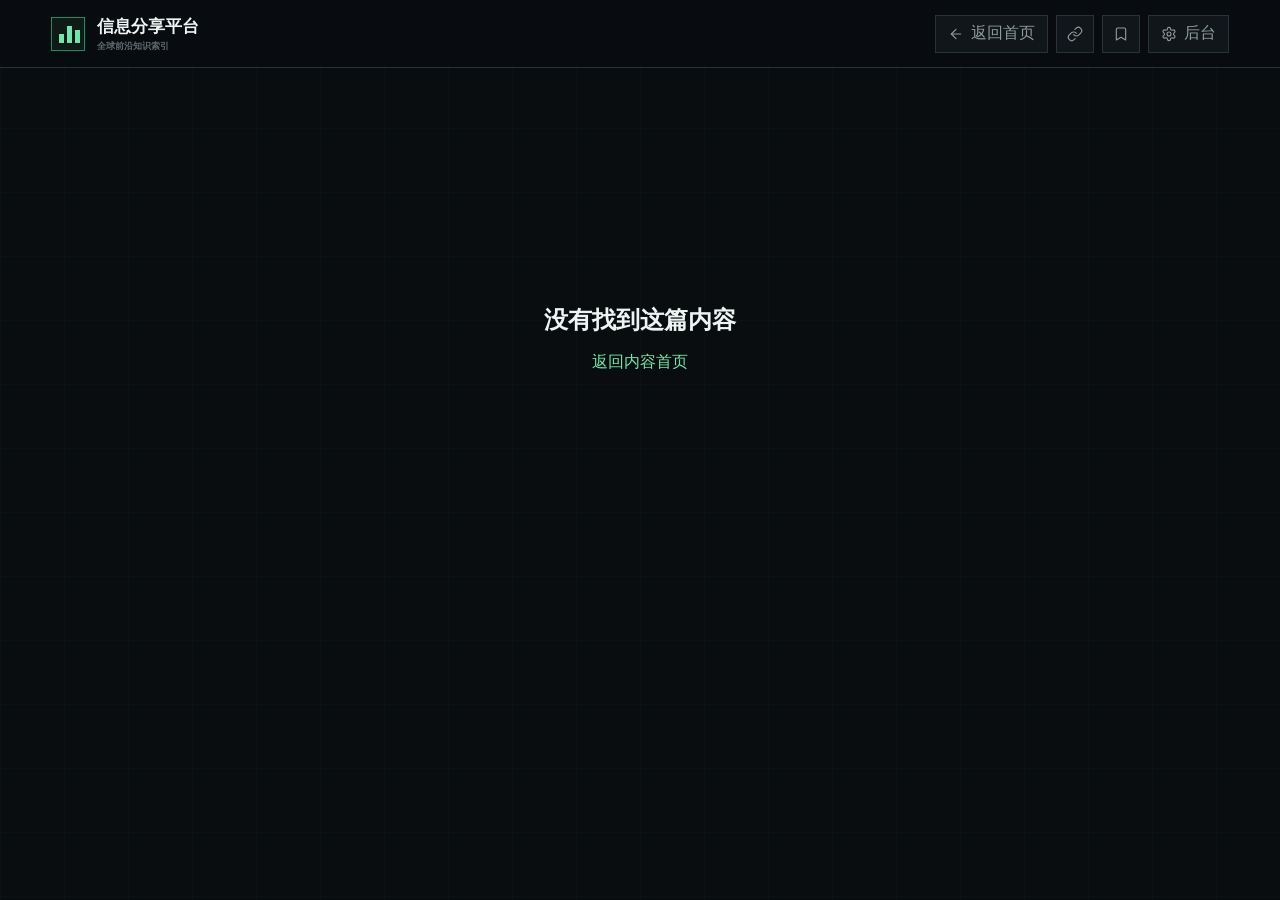
<file: article.html>
<!doctype html>
<html lang="zh-CN">
<head>
  <meta charset="UTF-8">
  <meta name="viewport" content="width=device-width, initial-scale=1.0">
  <meta name="description" content="信息分享平台文章详情">
  <meta name="robots" content="index,follow,max-image-preview:large">
  <meta property="og:type" content="article">
  <meta property="og:site_name" content="信息分享平台">
  <meta property="og:title" content="文章详情 | 信息分享平台">
  <meta property="og:description" content="信息分享平台文章详情">
  <meta property="og:url" content="https://gzxkjpt.eu.org/article.html">
  <meta property="og:image" content="https://gzxkjpt.eu.org/assets/factory.jpg">
  <meta name="twitter:card" content="summary_large_image">
  <meta name="theme-color" content="#090d10">
  <link rel="canonical" href="https://gzxkjpt.eu.org/article.html">
  <link rel="manifest" href="manifest.webmanifest">
  <link rel="icon" type="image/png" sizes="192x192" href="assets/icon-192.png">
  <link rel="apple-touch-icon" href="assets/icon-192.png">
  <title>文章详情 | 信息分享平台</title>
  <link rel="stylesheet" href="styles.css?v=16">
  <link rel="stylesheet" href="article.css?v=7">
  <script src="cloud-config.js" defer></script>
  <script src="assets/vendor/supabase-2.111.0.min.js" defer></script>
  <script src="cloud.js" defer></script>
  <script src="content-service.js?v=13" defer></script>
  <script src="assets/vendor/lucide-0.468.0.min.js" defer></script>
  <script src="assets/vendor/hls-1.6.13.min.js" defer></script>
  <script src="pwa.js?v=4" defer></script>
  <script src="article.js?v=20" defer></script>
  <script id="articleStructuredData" type="application/ld+json">{"@context":"https://schema.org","@type":"Article","headline":"信息分享平台文章详情"}</script>
</head>
<body class="article-page">
  <div class="scanline" aria-hidden="true"></div>
  <div class="reading-progress" aria-hidden="true"><span id="readingProgress"></span></div>
  <header class="article-topbar">
    <a class="brand" href="index.html" aria-label="返回信息分享平台首页">
      <span class="brand-mark" aria-hidden="true"><span></span><span></span><span></span></span>
      <span class="brand-copy"><strong>信息分享平台</strong><small>全球前沿知识索引</small></span>
    </a>
    <nav class="article-actions" aria-label="文章工具">
      <a class="article-icon-link" href="index.html" title="返回首页"><i data-lucide="arrow-left"></i><span>返回首页</span></a>
      <button id="copyLink" class="article-icon-button" type="button" title="复制文章链接"><i data-lucide="link"></i></button>
      <button id="articleBookmark" class="article-icon-button" type="button" title="收藏文章"><i data-lucide="bookmark"></i></button>
      <a class="article-icon-link admin-shortcut" href="admin.html" title="进入后台"><i data-lucide="settings"></i><span>后台</span></a>
    </nav>
  </header>

  <main>
    <div id="articleLoading" class="article-state">正在加载内容...</div>
    <div id="articleMissing" class="article-state" hidden>
      <strong>没有找到这篇内容</strong>
      <a href="index.html">返回内容首页</a>
    </div>

    <article id="articleContent" hidden>
      <header class="article-hero">
        <div class="article-breadcrumb"><a href="index.html">首页</a><span>/</span><a id="categoryLink" href="index.html"></a></div>
        <div class="article-meta">
          <span id="articleCategory" class="category-tag"></span>
          <time id="articleDate"></time>
          <span id="articleRead"></span>
        </div>
        <h1 id="articleTitle"></h1>
        <p id="articleExcerpt" class="article-lead"></p>
        <figure class="article-cover"><img id="articleImage" alt=""></figure>
        <section id="articleVideo" class="article-video" aria-label="文章视频" hidden>
          <div id="articleVideoPlayer" class="article-video-player"></div>
          <div class="article-video-meta">
            <span><i data-lucide="video"></i> 视频资料</span>
            <a id="articleVideoSource" target="_blank" rel="noopener noreferrer">前往视频来源 <i data-lucide="external-link"></i></a>
          </div>
        </section>
      </header>

      <div class="article-layout">
        <div class="article-body">
          <section class="article-reading-section article-original-section" aria-labelledby="originalContentTitle">
            <div class="article-section-heading">
              <div><span>来源公开资料</span><h2 id="originalContentTitle">来源公开内容</h2></div>
              <small>外文资料同时展示原文与中文机器翻译；平台简介单独显示</small>
            </div>
            <div id="articleOriginalContent"></div>
          </section>

          <section class="article-reading-section article-source-section" aria-labelledby="sourceSectionTitle">
            <div class="article-section-heading">
              <div><span>资料出处</span><h2 id="sourceSectionTitle">信息来源</h2></div>
            </div>
            <div class="source-brief">
              <div class="source-brief-title"><i data-lucide="file-search"></i><span>来源记录</span></div>
              <strong id="articleSource"></strong>
              <a id="sourceLink" target="_blank" rel="noopener noreferrer">打开来源页面 <i data-lucide="external-link"></i></a>
              <dl class="source-brief-facts">
                <div><dt>原文发布</dt><dd id="sourcePublishedAt"></dd></div>
                <div><dt>平台采集</dt><dd id="sourceCollectedAt"></dd></div>
              </dl>
            </div>
          </section>

          <section class="article-reading-section article-points-section" aria-labelledby="keyPointsTitle">
            <div class="article-section-heading">
              <div><span>内容要点</span><h2 id="keyPointsTitle">主要事项</h2></div>
              <small>仅从原始公开内容提取</small>
            </div>
            <ol id="articleKeyPoints" class="article-key-points"></ol>
          </section>

          <section class="article-reading-section article-platform-section" aria-labelledby="platformIntroTitle">
            <div class="article-section-heading">
              <div><span>中文导读</span><h2 id="platformIntroTitle">平台生成简介</h2></div>
              <small>与原始内容分开显示</small>
            </div>
            <p id="articlePlatformIntro" class="article-platform-intro"></p>
            <div id="articleBody" class="article-platform-body"></div>
          </section>
          <div id="articleTags" class="article-tags"></div>
        </div>

        <aside class="article-rail" aria-label="文章信息">
          <section>
            <span>内容坐标</span>
            <dl>
              <div><dt>板块</dt><dd id="railCategory"></dd></div>
              <div><dt>发布时间</dt><dd id="railDate"></dd></div>
              <div><dt>内容热度</dt><dd id="railHeat"></dd></div>
            </dl>
          </section>
          <section class="article-governance">
            <div><i data-lucide="scale"></i><span>引用与纠错</span></div>
            <a id="correctionLink" href="governance.html#correction">查看规则与提交纠错 <i data-lucide="arrow-up-right"></i></a>
          </section>
        </aside>
      </div>
    </article>

    <section id="relatedSection" class="related-section" hidden>
      <div class="related-head"><span>延伸阅读</span><h2>相关内容</h2></div>
      <div id="relatedStories" class="related-grid"></div>
    </section>
  </main>

  <div id="articleToast" class="toast" role="status" aria-live="polite"></div>
</body>
</html>
</file>
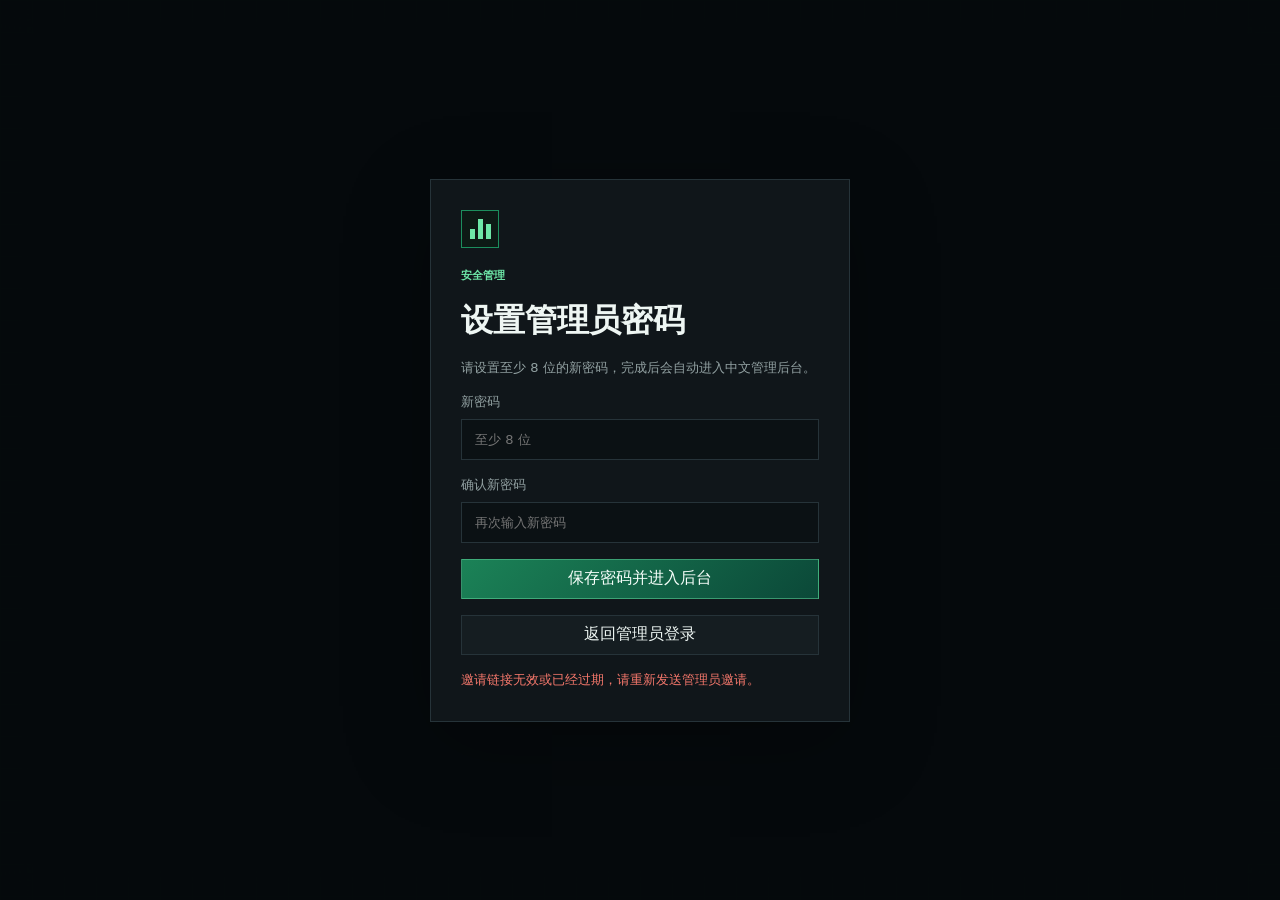
<file: auth.html>
<!doctype html>
<html lang="zh-CN">
<head>
  <meta charset="UTF-8">
  <meta name="viewport" content="width=device-width, initial-scale=1.0">
  <meta name="description" content="信息分享平台管理员密码设置">
  <title>信息分享平台 | 设置管理员密码</title>
  <link rel="stylesheet" href="admin.css">
  <script src="cloud-config.js" defer></script>
  <script src="assets/vendor/supabase-2.111.0.min.js" defer></script>
  <script src="auth.js" defer></script>
</head>
<body>
  <main class="auth-gate">
    <form id="passwordForm" class="login-panel">
      <span class="brand-mark" aria-hidden="true"><span></span><span></span><span></span></span>
      <p>安全管理</p>
      <h1>设置管理员密码</h1>
      <span class="login-note">请设置至少 8 位的新密码，完成后会自动进入中文管理后台。</span>
      <label>新密码<input id="password" type="password" required minlength="8" autocomplete="new-password" placeholder="至少 8 位"></label>
      <label>确认新密码<input id="passwordConfirm" type="password" required minlength="8" autocomplete="new-password" placeholder="再次输入新密码"></label>
      <button id="submitPassword" class="primary-button" type="submit">保存密码并进入后台</button>
      <button id="backToAdmin" class="ghost-button" type="button">返回管理员登录</button>
      <span id="authMessage" class="login-message" role="status">正在验证邀请链接...</span>
    </form>
  </main>
</body>
</html>
</file>
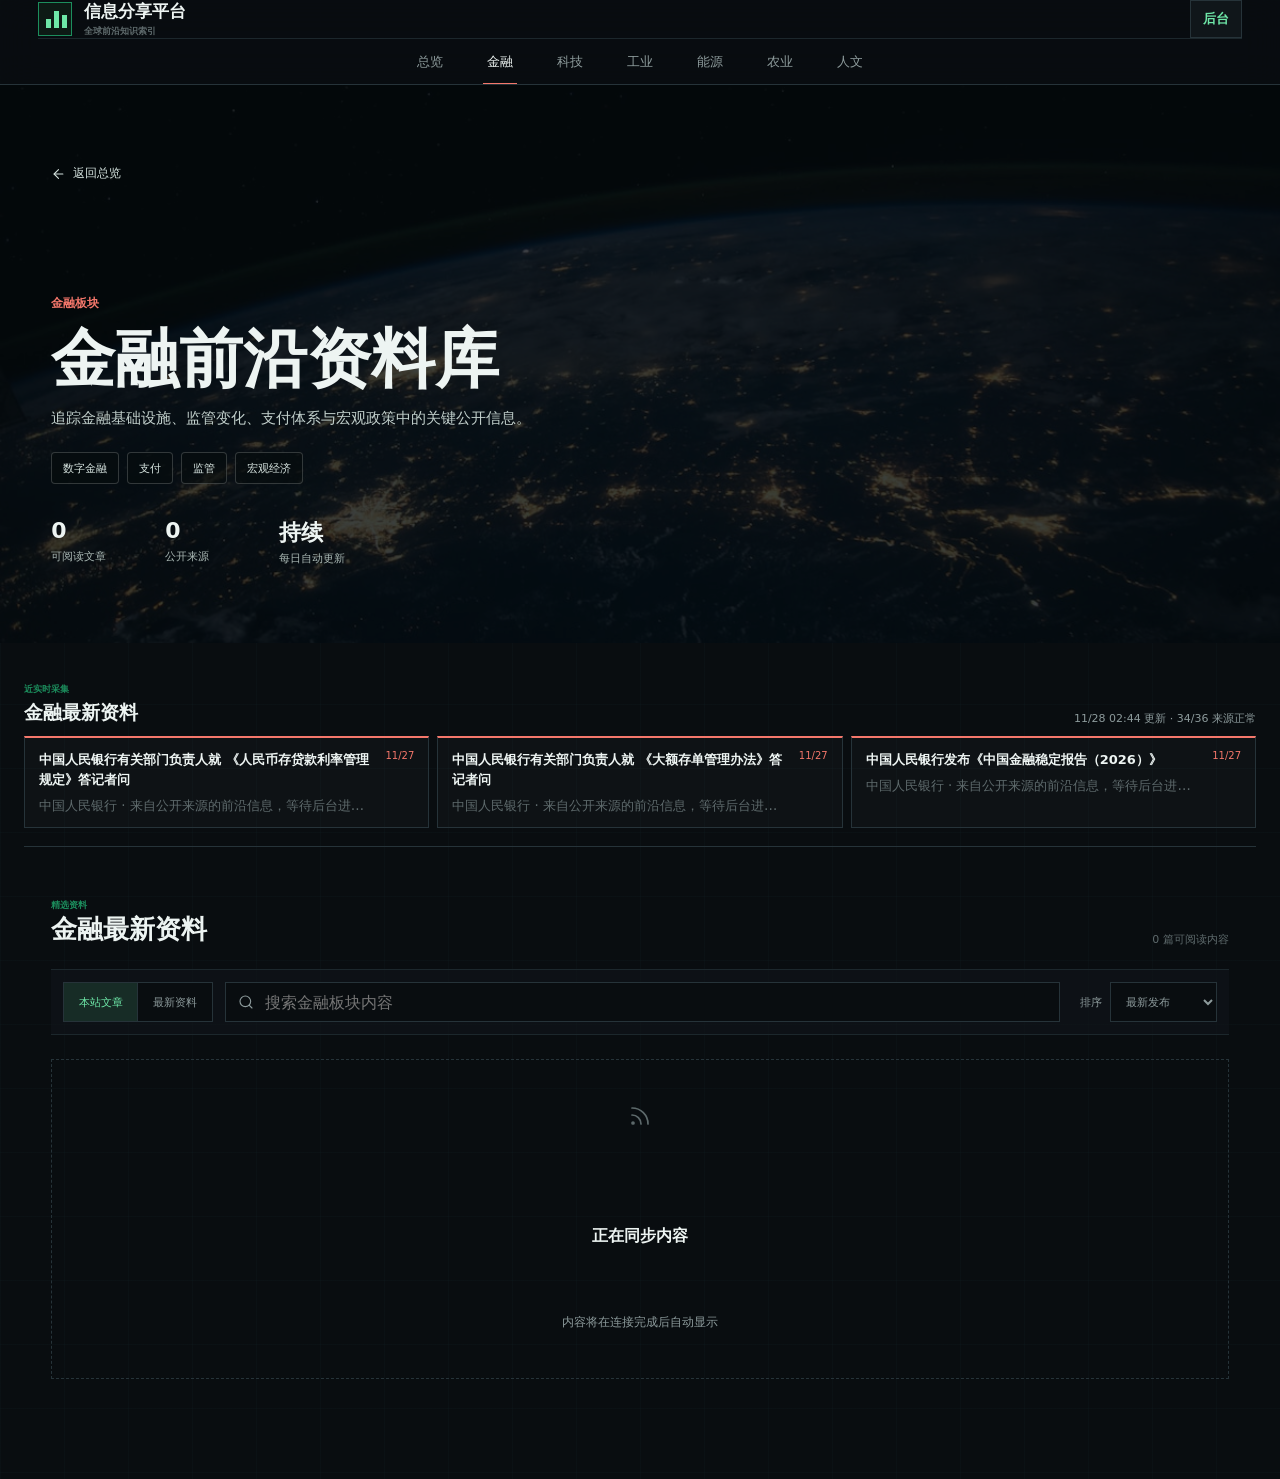
<file: category.html>
<!doctype html>
<html lang="zh-CN">
<head>
  <meta charset="UTF-8">
  <meta name="viewport" content="width=device-width, initial-scale=1.0">
  <meta name="description" content="信息分享平台板块内容">
  <meta name="robots" content="index,follow,max-image-preview:large">
  <meta name="theme-color" content="#090d10">
  <link rel="manifest" href="manifest.webmanifest">
  <link rel="icon" type="image/png" sizes="192x192" href="assets/icon-192.png">
  <link rel="apple-touch-icon" href="assets/icon-192.png">
  <title>板块内容 | 信息分享平台</title>
  <link rel="stylesheet" href="styles.css?v=17">
  <link rel="stylesheet" href="category.css?v=5">
  <script src="cloud-config.js" defer></script>
  <script src="assets/vendor/supabase-2.111.0.min.js" defer></script>
  <script src="cloud.js" defer></script>
  <script src="content-service.js?v=13" defer></script>
  <script src="intelligence-service.js?v=4" defer></script>
  <script src="assets/vendor/lucide-0.468.0.min.js" defer></script>
  <script src="pwa.js?v=4" defer></script>
  <script src="category.js?v=10" defer></script>
</head>
<body class="category-page">
  <div class="scanline" aria-hidden="true"></div>
  <header class="topbar category-topbar">
    <a class="brand" href="index.html" aria-label="返回信息分享平台首页">
      <span class="brand-mark" aria-hidden="true"><span></span><span></span><span></span></span>
      <span class="brand-copy"><strong>信息分享平台</strong><small>全球前沿知识索引</small></span>
    </a>
    <nav id="categoryNav" class="primary-nav" aria-label="内容板块"></nav>
    <div class="top-actions"><a class="admin-entry" href="admin.html" title="进入平台后台">后台</a></div>
  </header>

  <main>
    <section id="categoryHero" class="category-hero" aria-labelledby="categoryTitle">
      <div class="category-hero-inner">
        <a class="category-back" href="index.html"><i data-lucide="arrow-left"></i><span>返回总览</span></a>
        <span id="categoryEyebrow" class="category-eyebrow">板块观察</span>
        <h1 id="categoryTitle">正在加载板块</h1>
        <p id="categoryDescription"></p>
        <div id="categoryTopics" class="category-topics" aria-label="板块关注方向"></div>
        <div id="categoryMetrics" class="category-metrics" aria-label="板块内容统计"></div>
      </div>
    </section>

    <section class="category-live" aria-labelledby="categoryLiveTitle">
      <div class="category-live-head">
        <div><span class="section-label">近实时采集</span><h2 id="categoryLiveTitle">本板块最新资料</h2></div>
        <span id="categoryLiveStatus">正在连接最新资料</span>
      </div>
      <div id="categoryLiveGrid" class="category-live-grid" aria-live="polite"></div>
    </section>

    <section class="category-feed" aria-labelledby="categoryFeedTitle">
      <div class="category-feed-head">
        <div><span class="section-label">精选资料</span><h2 id="categoryFeedTitle">最新内容</h2></div>
        <span id="categoryCount" class="result-count">正在同步内容</span>
      </div>
      <div class="category-tools">
        <div class="category-search-modes" role="group" aria-label="搜索范围">
          <button class="is-active" type="button" data-search-mode="local" aria-pressed="true">本站文章</button>
          <button type="button" data-search-mode="authority" aria-pressed="false">最新资料</button>
        </div>
        <form id="categorySearchForm" class="category-search-form" role="search">
          <label class="category-search" aria-label="板块搜索">
            <i data-lucide="search" aria-hidden="true"></i>
            <input id="categorySearch" type="search" placeholder="搜索本板块内容" autocomplete="off">
          </label>
          <button id="categorySearchSubmit" class="category-search-submit" type="submit" hidden>
            <i data-lucide="search"></i><span>搜索</span>
          </button>
        </form>
        <label id="categorySortLabel" class="category-sort-label">
          <span>排序</span>
          <select id="categorySort" aria-label="板块内容排序">
            <option value="latest">最新发布</option>
            <option value="hot">热度优先</option>
            <option value="depth">深度优先</option>
          </select>
        </label>
      </div>
      <div id="externalSearchInfo" class="external-search-info" hidden>
        <i data-lucide="library"></i>
        <span>优先搜索平台最新资料池，再查询开放学术索引；外文资料同时保留原文和中文机器翻译。</span>
      </div>
      <div id="categoryStories" class="story-grid"></div>
      <div id="categoryEmpty" class="empty-state" hidden>
        <i data-lucide="rss"></i><strong>正在同步内容</strong><span>内容将在连接完成后自动显示</span>
      </div>
    </section>
  </main>

  <div id="categoryToast" class="toast" role="status" aria-live="polite"></div>
</body>
</html>
</file>
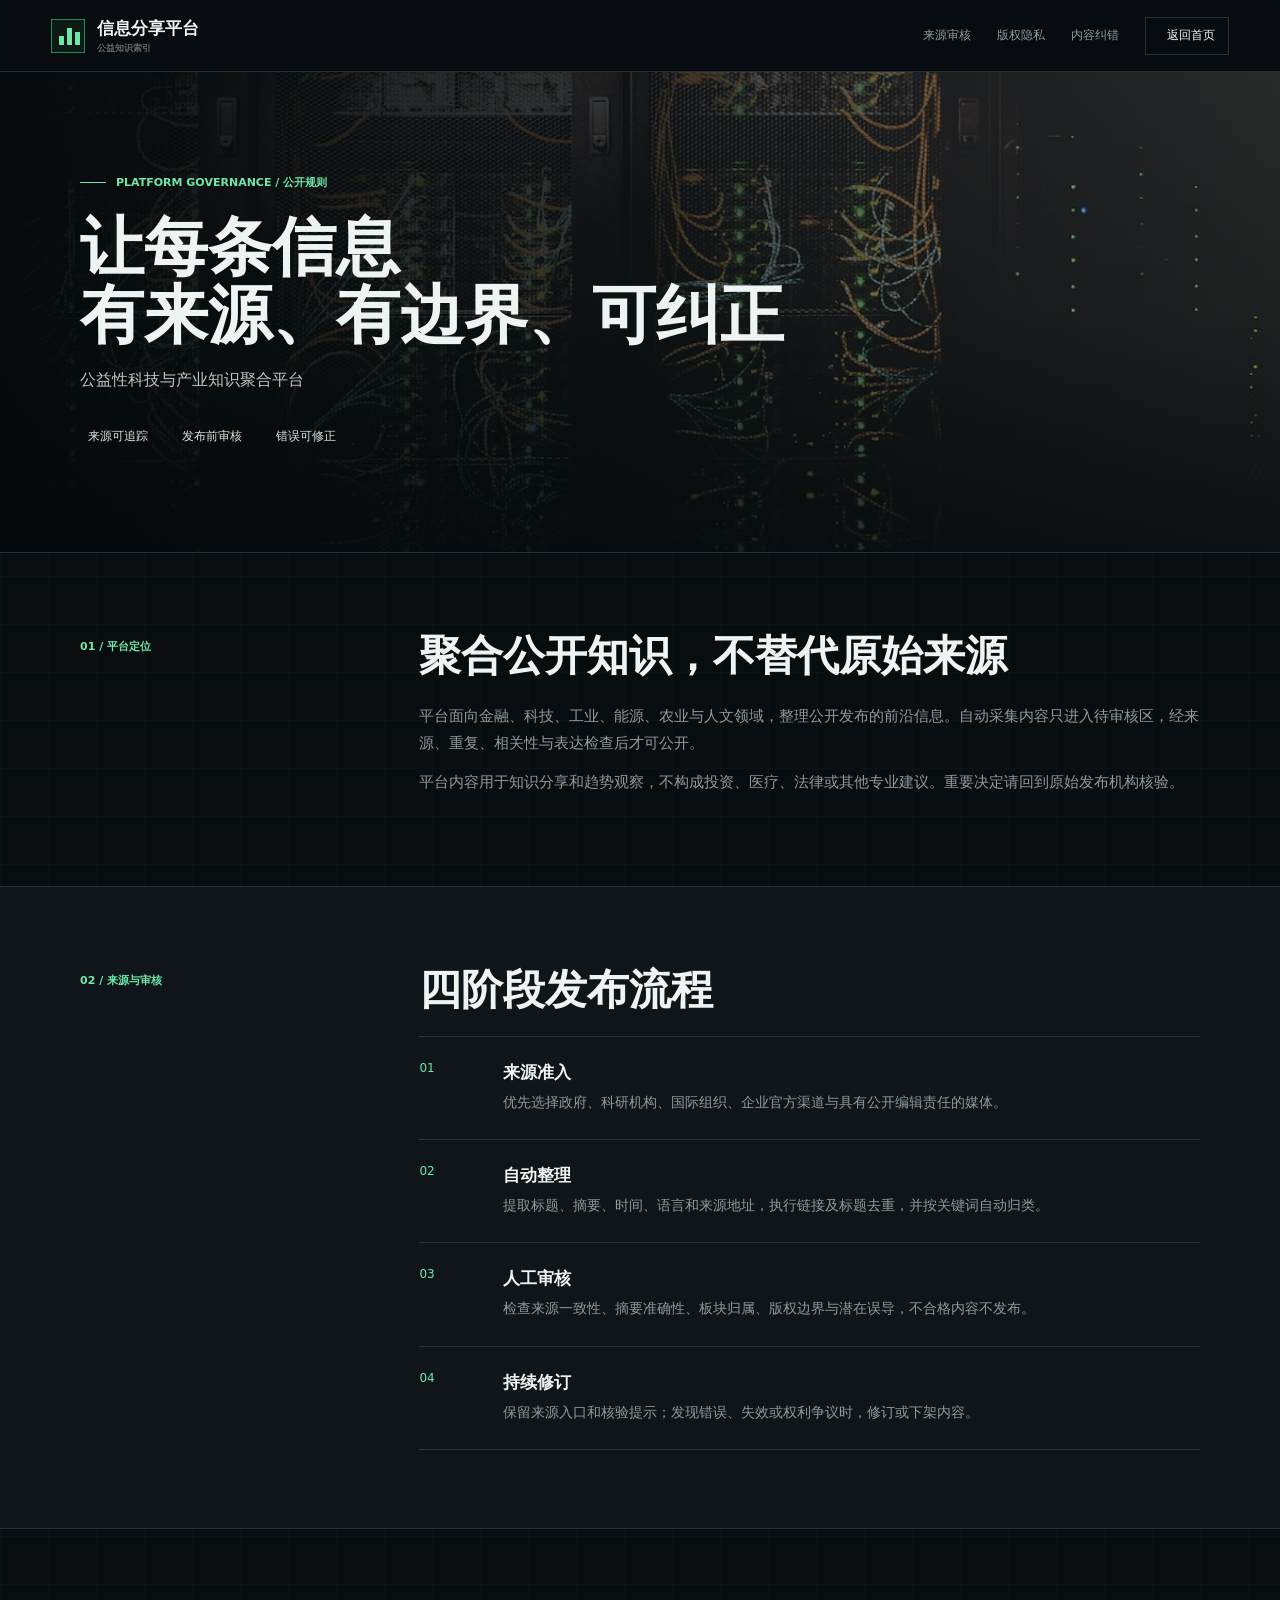
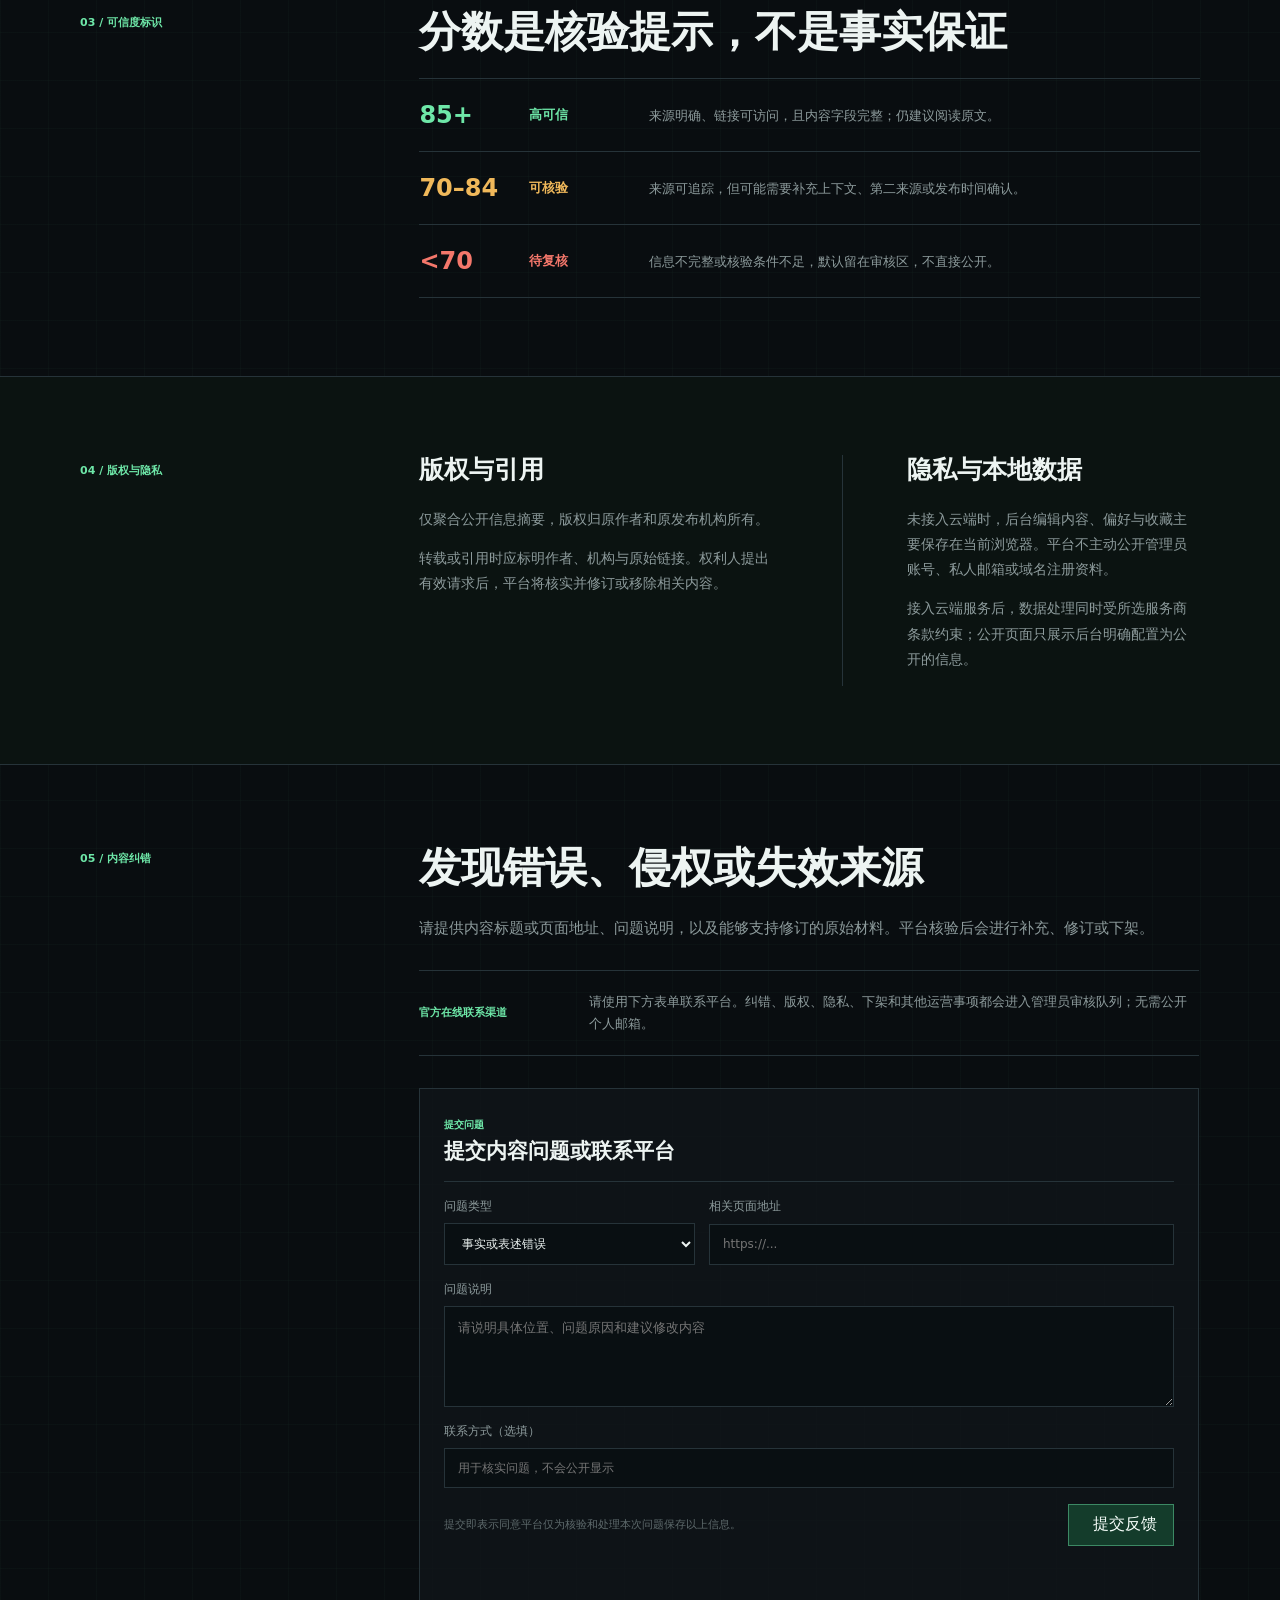
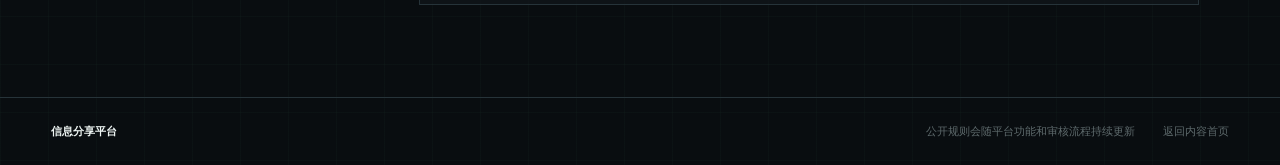
<file: governance.html>
<!doctype html>
<html lang="zh-CN">
<head>
  <meta charset="UTF-8">
  <meta name="viewport" content="width=device-width, initial-scale=1.0">
  <meta name="description" content="信息分享平台的来源准入、内容审核、可信度、版权、隐私与纠错机制说明。">
  <meta name="robots" content="index,follow">
  <meta name="theme-color" content="#090d10">
  <link rel="canonical" href="https://gzxkjpt.eu.org/governance.html">
  <link rel="manifest" href="manifest.webmanifest">
  <link rel="icon" type="image/png" sizes="192x192" href="assets/icon-192.png">
  <link rel="apple-touch-icon" href="assets/icon-192.png">
  <title>平台治理与内容规范 | 信息分享平台</title>
  <link rel="stylesheet" href="styles.css?v=16">
  <link rel="stylesheet" href="governance.css">
  <script src="cloud-config.js" defer></script>
  <script src="assets/vendor/supabase-2.111.0.min.js" defer></script>
  <script src="cloud.js" defer></script>
  <script src="content-service.js?v=12" defer></script>
  <script src="assets/vendor/lucide-0.468.0.min.js" defer></script>
  <script src="pwa.js?v=4" defer></script>
  <script src="governance.js" defer></script>
</head>
<body class="governance-page">
  <div class="scanline" aria-hidden="true"></div>

  <header class="governance-topbar">
    <a class="brand" href="index.html" aria-label="返回信息分享平台首页">
      <span class="brand-mark" aria-hidden="true"><span></span><span></span><span></span></span>
      <span class="brand-copy"><strong id="governanceSiteName">信息分享平台</strong><small>公益知识索引</small></span>
    </a>
    <nav class="governance-actions" aria-label="页面导航">
      <a href="#sources">来源审核</a>
      <a href="#copyright">版权隐私</a>
      <a href="#correction">内容纠错</a>
      <a class="governance-home" href="index.html"><i data-lucide="arrow-left"></i><span>返回首页</span></a>
    </nav>
  </header>

  <main>
    <section class="governance-hero" aria-labelledby="governanceTitle">
      <div class="governance-hero-inner">
        <div class="governance-kicker"><span></span>PLATFORM GOVERNANCE / 公开规则</div>
        <h1 id="governanceTitle">让每条信息<br>有来源、有边界、可纠正</h1>
        <p id="governanceNotice">公益性科技与产业知识聚合平台</p>
        <div class="governance-summary" aria-label="治理原则">
          <span><i data-lucide="scan-search"></i>来源可追踪</span>
          <span><i data-lucide="user-check"></i>发布前审核</span>
          <span><i data-lucide="refresh-cw"></i>错误可修正</span>
        </div>
      </div>
    </section>

    <section class="governance-intro" aria-labelledby="positionTitle">
      <div class="section-index">01 / 平台定位</div>
      <div class="governance-copy">
        <h2 id="positionTitle">聚合公开知识，不替代原始来源</h2>
        <p>平台面向金融、科技、工业、能源、农业与人文领域，整理公开发布的前沿信息。自动采集内容只进入待审核区，经来源、重复、相关性与表达检查后才可公开。</p>
        <p>平台内容用于知识分享和趋势观察，不构成投资、医疗、法律或其他专业建议。重要决定请回到原始发布机构核验。</p>
      </div>
    </section>

    <section id="sources" class="governance-band" aria-labelledby="sourcesTitle">
      <div class="governance-band-inner">
        <div class="section-index">02 / 来源与审核</div>
        <div class="governance-copy">
          <h2 id="sourcesTitle">四阶段发布流程</h2>
          <ol class="review-flow">
            <li><span>01</span><div><strong>来源准入</strong><p>优先选择政府、科研机构、国际组织、企业官方渠道与具有公开编辑责任的媒体。</p></div></li>
            <li><span>02</span><div><strong>自动整理</strong><p>提取标题、摘要、时间、语言和来源地址，执行链接及标题去重，并按关键词自动归类。</p></div></li>
            <li><span>03</span><div><strong>人工审核</strong><p>检查来源一致性、摘要准确性、板块归属、版权边界与潜在误导，不合格内容不发布。</p></div></li>
            <li><span>04</span><div><strong>持续修订</strong><p>保留来源入口和核验提示；发现错误、失效或权利争议时，修订或下架内容。</p></div></li>
          </ol>
        </div>
      </div>
    </section>

    <section class="governance-section" aria-labelledby="confidenceTitle">
      <div class="section-index">03 / 可信度标识</div>
      <div class="governance-copy">
        <h2 id="confidenceTitle">分数是核验提示，不是事实保证</h2>
        <div class="confidence-scale">
          <div class="confidence-row is-high"><strong>85+</strong><span>高可信</span><p>来源明确、链接可访问，且内容字段完整；仍建议阅读原文。</p></div>
          <div class="confidence-row is-medium"><strong>70–84</strong><span>可核验</span><p>来源可追踪，但可能需要补充上下文、第二来源或发布时间确认。</p></div>
          <div class="confidence-row is-low"><strong>&lt;70</strong><span>待复核</span><p>信息不完整或核验条件不足，默认留在审核区，不直接公开。</p></div>
        </div>
      </div>
    </section>

    <section id="copyright" class="governance-band governance-band-soft" aria-labelledby="rightsTitle">
      <div class="governance-band-inner">
        <div class="section-index">04 / 版权与隐私</div>
        <div class="governance-copy governance-two-column">
          <div>
            <i data-lucide="copyright"></i>
            <h2 id="rightsTitle">版权与引用</h2>
            <p id="governanceLicense">仅聚合公开信息摘要，版权归原作者和原发布机构所有。</p>
            <p>转载或引用时应标明作者、机构与原始链接。权利人提出有效请求后，平台将核实并修订或移除相关内容。</p>
          </div>
          <div>
            <i data-lucide="shield"></i>
            <h2>隐私与本地数据</h2>
            <p>未接入云端时，后台编辑内容、偏好与收藏主要保存在当前浏览器。平台不主动公开管理员账号、私人邮箱或域名注册资料。</p>
            <p>接入云端服务后，数据处理同时受所选服务商条款约束；公开页面只展示后台明确配置为公开的信息。</p>
          </div>
        </div>
      </div>
    </section>

    <section id="correction" class="governance-section correction-section" aria-labelledby="correctionTitle">
      <div class="section-index">05 / 内容纠错</div>
      <div class="governance-copy">
        <h2 id="correctionTitle">发现错误、侵权或失效来源</h2>
        <p>请提供内容标题或页面地址、问题说明，以及能够支持修订的原始材料。平台核验后会进行补充、修订或下架。</p>
        <div id="contactConfigured" class="contact-channel" hidden>
          <span>公开联系邮箱</span>
          <a id="governanceContact"></a>
        </div>
        <div id="contactFormChannel" class="contact-channel">
          <span>官方在线联系渠道</span>
          <p>请使用下方表单联系平台。纠错、版权、隐私、下架和其他运营事项都会进入管理员审核队列；无需公开个人邮箱。</p>
        </div>
        <form id="correctionForm" class="correction-form">
          <div class="correction-form-head">
            <div>
              <span>提交问题</span>
              <h3>提交内容问题或联系平台</h3>
            </div>
            <i data-lucide="message-square-warning" aria-hidden="true"></i>
          </div>
          <input id="reportArticleId" type="hidden">
          <label class="report-honeypot" aria-hidden="true">请勿填写<input id="reportWebsite" tabindex="-1" autocomplete="off"></label>
          <div class="correction-form-row">
            <label>问题类型
              <select id="reportType" required>
                <option value="inaccuracy">事实或表述错误</option>
                <option value="copyright">版权或授权问题</option>
                <option value="source">来源失效或不匹配</option>
                <option value="privacy">隐私或个人信息</option>
                <option value="other">其他问题或运营联系</option>
              </select>
            </label>
            <label>相关页面地址
              <input id="reportUrl" type="url" required maxlength="500" placeholder="https://...">
            </label>
          </div>
          <label>问题说明
            <textarea id="reportDetails" required minlength="10" maxlength="2000" rows="5" placeholder="请说明具体位置、问题原因和建议修改内容"></textarea>
          </label>
          <label>联系方式（选填）
            <input id="reportContact" maxlength="120" autocomplete="email" placeholder="用于核实问题，不会公开显示">
          </label>
          <div class="correction-form-submit">
            <p>提交即表示同意平台仅为核验和处理本次问题保存以上信息。</p>
            <button id="reportSubmit" type="submit"><i data-lucide="send"></i> 提交反馈</button>
          </div>
          <div id="reportStatus" class="report-status" role="status" aria-live="polite"></div>
        </form>
      </div>
    </section>
  </main>

  <footer class="governance-footer">
    <span id="governanceFooterName">信息分享平台</span>
    <span>公开规则会随平台功能和审核流程持续更新</span>
    <a href="index.html">返回内容首页</a>
  </footer>
</body>
</html>
</file>
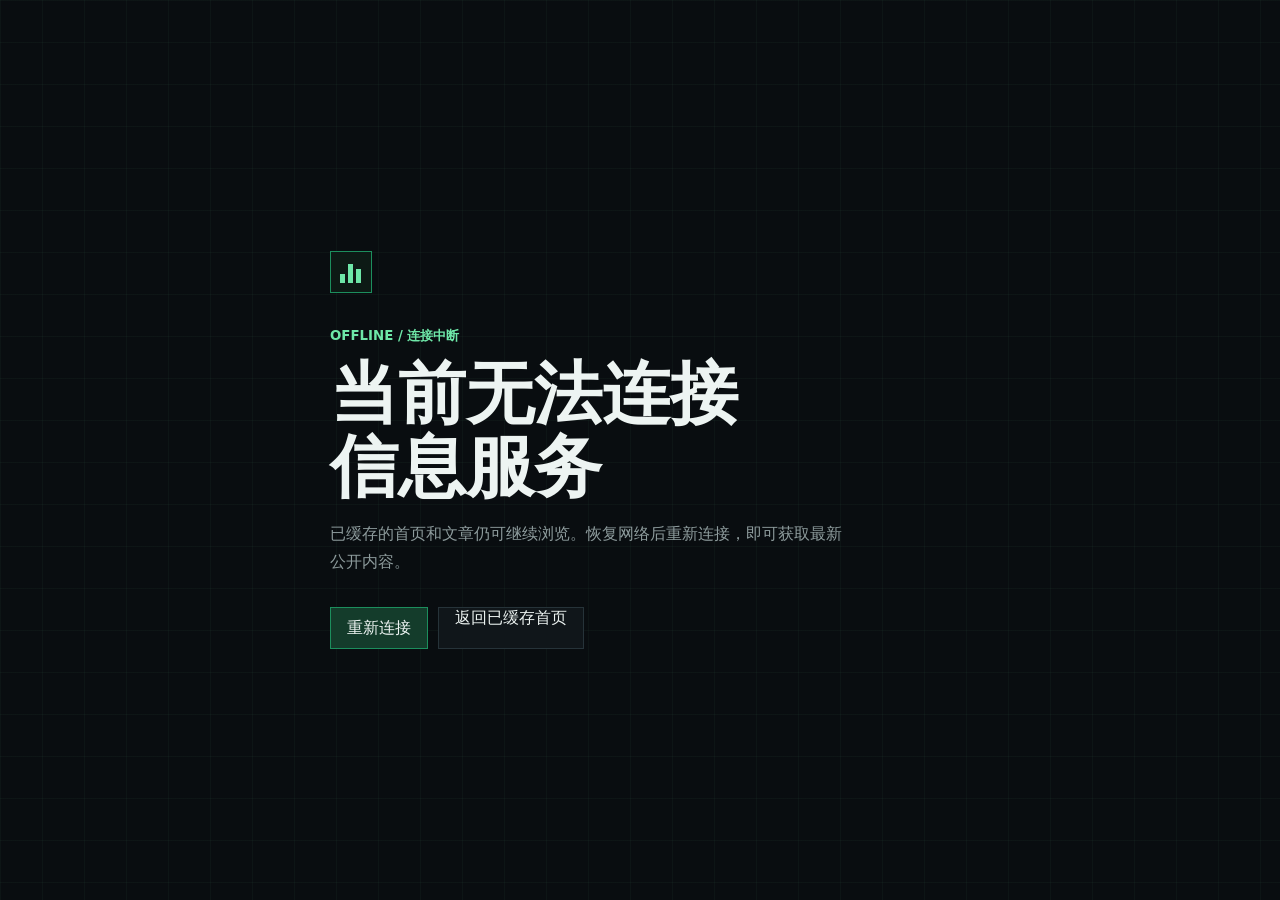
<file: offline.html>
<!doctype html>
<html lang="zh-CN">
<head>
  <meta charset="UTF-8">
  <meta name="viewport" content="width=device-width, initial-scale=1.0">
  <meta name="theme-color" content="#090d10">
  <title>暂时离线 | 信息分享平台</title>
  <style>
    * { box-sizing: border-box; }
    body {
      display: grid;
      min-width: 320px;
      min-height: 100vh;
      margin: 0;
      place-items: center;
      padding: 24px;
      background:
        linear-gradient(rgba(110, 231, 168, 0.04) 1px, transparent 1px),
        linear-gradient(90deg, rgba(110, 231, 168, 0.04) 1px, transparent 1px),
        #090d10;
      background-size: 42px 42px;
      color: #edf4f2;
      font-family: "Segoe UI", "Microsoft YaHei", system-ui, sans-serif;
    }
    main { width: min(620px, 100%); }
    .mark {
      display: grid;
      grid-template-columns: repeat(3, 5px);
      align-items: end;
      gap: 3px;
      width: 42px;
      height: 42px;
      padding: 9px;
      border: 1px solid #1c8e5d;
      background: #0d1a15;
    }
    .mark span { background: #6ee7a8; }
    .mark span:nth-child(1) { height: 9px; }
    .mark span:nth-child(2) { height: 19px; }
    .mark span:nth-child(3) { height: 14px; }
    small { display: block; margin-top: 34px; color: #6ee7a8; font-weight: 700; }
    h1 { margin: 12px 0 16px; font-size: clamp(38px, 8vw, 68px); line-height: 1.08; }
    p { max-width: 520px; color: #8d9b9c; line-height: 1.8; }
    nav { display: flex; flex-wrap: wrap; gap: 10px; margin-top: 30px; }
    a, button {
      min-height: 42px;
      padding: 0 16px;
      border: 1px solid #263339;
      background: #10161a;
      color: #edf4f2;
      font: inherit;
      text-decoration: none;
    }
    button { border-color: #1c8e5d; background: #143c2b; }
  </style>
</head>
<body>
  <main>
    <div class="mark" aria-hidden="true"><span></span><span></span><span></span></div>
    <small>OFFLINE / 连接中断</small>
    <h1>当前无法连接<br>信息服务</h1>
    <p>已缓存的首页和文章仍可继续浏览。恢复网络后重新连接，即可获取最新公开内容。</p>
    <nav>
      <button type="button" onclick="location.reload()">重新连接</button>
      <a href="index.html">返回已缓存首页</a>
    </nav>
  </main>
</body>
</html>
</file>
<file: styles.css>
:root {
  --bg: #090d10;
  --surface: #10161a;
  --surface-2: #151d21;
  --surface-3: #1a2428;
  --line: #263339;
  --line-soft: #1c272c;
  --text: #edf4f2;
  --muted: #8d9b9c;
  --faint: #5e6a6c;
  --green: #6ee7a8;
  --green-deep: #1c8e5d;
  --cyan: #63cfe3;
  --amber: #f0b85a;
  --red: #f4776b;
  --lime: #9acb70;
  --violet: #b79ad8;
  --page-x: clamp(18px, 4vw, 64px);
  --radius: 6px;
}

* {
  box-sizing: border-box;
}

[hidden] {
  display: none !important;
}

html {
  scroll-behavior: smooth;
}

body {
  margin: 0;
  min-width: 0;
  overflow-x: clip;
  background: var(--bg);
  color: var(--text);
  font-family: "Segoe UI", "Microsoft YaHei", system-ui, sans-serif;
  letter-spacing: 0;
}

button,
input,
select {
  color: inherit;
  font: inherit;
  letter-spacing: 0;
}

button,
a,
select {
  -webkit-tap-highlight-color: transparent;
}

button {
  border: 0;
}

a {
  color: inherit;
  text-decoration: none;
}

img {
  display: block;
  max-width: 100%;
}

.scanline {
  position: fixed;
  inset: 0;
  z-index: 99;
  pointer-events: none;
  opacity: 0.16;
  background-image: linear-gradient(rgba(255, 255, 255, 0.025) 1px, transparent 1px);
  background-size: 100% 4px;
}

.topbar {
  position: sticky;
  top: 0;
  z-index: 50;
  display: grid;
  grid-template-columns: auto minmax(0, 1fr) auto;
  align-items: center;
  min-height: 72px;
  padding: 0 var(--page-x);
  border-bottom: 1px solid var(--line);
  background: rgba(9, 13, 16, 0.94);
  backdrop-filter: blur(18px);
}

.brand {
  display: inline-flex;
  align-items: center;
  gap: 12px;
  min-width: 210px;
}

.brand-mark {
  position: relative;
  display: grid;
  grid-template-columns: repeat(3, 5px);
  align-items: end;
  gap: 3px;
  width: 34px;
  height: 34px;
  padding: 7px;
  border: 1px solid var(--green-deep);
  background: #0d1a15;
}

.brand-mark span {
  background: var(--green);
}

.brand-mark span:nth-child(1) { height: 9px; }
.brand-mark span:nth-child(2) { height: 17px; }
.brand-mark span:nth-child(3) { height: 13px; }

.brand-copy {
  display: grid;
  gap: 2px;
}

.brand-copy strong {
  font-size: 17px;
  font-weight: 700;
}

.brand-copy small {
  color: var(--faint);
  font-size: 9px;
  font-weight: 700;
}

.primary-nav {
  display: flex;
  align-self: stretch;
  justify-content: center;
  gap: 4px;
  overflow: hidden;
  overscroll-behavior-inline: contain;
}

.nav-tab {
  position: relative;
  display: inline-flex;
  align-items: center;
  justify-content: center;
  min-width: 82px;
  padding: 0 14px;
  background: transparent;
  color: var(--muted);
  cursor: pointer;
}

.nav-tab::after {
  position: absolute;
  right: 16px;
  bottom: -1px;
  left: 16px;
  height: 2px;
  background: var(--category-color, var(--green));
  content: "";
  opacity: 0;
  transform: scaleX(0.4);
  transition: 180ms ease;
}

.nav-tab:hover,
.nav-tab.is-active {
  color: var(--text);
}

.nav-tab.is-active::after {
  opacity: 1;
  transform: scaleX(1);
}

.top-actions {
  display: flex;
  align-items: center;
  gap: 10px;
}

.admin-entry {
  display: inline-flex;
  align-items: center;
  justify-content: center;
  height: 38px;
  padding: 0 12px;
  border: 1px solid var(--line);
  background: var(--surface);
  color: var(--green);
  font-size: 13px;
  font-weight: 700;
}

.admin-entry:hover {
  border-color: var(--green-deep);
}

.search-box {
  display: flex;
  align-items: center;
  width: min(31vw, 430px);
  height: 38px;
  padding: 0 10px;
  border: 1px solid var(--line);
  background: var(--surface);
}

.search-box:focus-within {
  border-color: var(--green-deep);
  box-shadow: 0 0 0 2px rgba(110, 231, 168, 0.08);
}

.search-box svg {
  width: 16px;
  color: var(--muted);
}

.search-box input {
  min-width: 0;
  flex: 1;
  border: 0;
  outline: 0;
  background: transparent;
  padding: 0 8px;
  font-size: 13px;
}

.search-box input::placeholder {
  color: var(--faint);
}

.clear-search {
  display: none;
  width: 24px;
  height: 24px;
  align-items: center;
  justify-content: center;
  background: transparent;
  color: var(--muted);
  cursor: pointer;
}

.clear-search.is-visible {
  display: flex;
}

.clear-search svg {
  width: 14px;
}

.external-search-launcher {
  display: inline-flex;
  height: 26px;
  flex: 0 0 auto;
  align-items: center;
  gap: 4px;
  padding: 0 7px;
  border-left: 1px solid var(--line);
  background: transparent;
  color: var(--cyan);
  font-size: 12px;
  cursor: pointer;
}

.external-search-launcher:hover {
  color: var(--text);
}

.external-search-launcher svg {
  width: 14px;
}

.icon-button,
.view-button {
  display: inline-flex;
  width: 38px;
  height: 38px;
  flex: 0 0 auto;
  align-items: center;
  justify-content: center;
  border: 1px solid var(--line);
  background: var(--surface);
  color: var(--muted);
  cursor: pointer;
}

.icon-button:hover,
.view-button:hover,
.view-button.is-active {
  border-color: var(--green-deep);
  color: var(--green);
}

.icon-button svg,
.view-button svg {
  width: 17px;
}

.icon-button.small {
  width: 32px;
  height: 32px;
}

.pulse-band {
  position: relative;
  overflow: hidden;
  padding: 26px var(--page-x) 30px;
  border-bottom: 1px solid var(--line);
  background-color: #0c1215;
  background-image:
    linear-gradient(rgba(99, 207, 227, 0.045) 1px, transparent 1px),
    linear-gradient(90deg, rgba(99, 207, 227, 0.045) 1px, transparent 1px);
  background-size: 32px 32px;
}

.pulse-band::after {
  position: absolute;
  top: 0;
  bottom: 0;
  left: -18%;
  width: 18%;
  background: linear-gradient(90deg, transparent, rgba(99, 207, 227, 0.07), transparent);
  content: "";
  pointer-events: none;
  animation: pulse-scan 7s linear infinite;
}

.pulse-band > * {
  position: relative;
  z-index: 1;
}

@keyframes pulse-scan {
  to { transform: translateX(660%); }
}

.section-kicker {
  display: flex;
  align-items: center;
  gap: 8px;
  color: var(--muted);
  font-size: 11px;
  font-weight: 700;
  text-transform: uppercase;
}

.section-kicker time {
  margin-left: auto;
  color: var(--faint);
  font-variant-numeric: tabular-nums;
}

.pulse-freshness {
  padding-left: 9px;
  border-left: 1px solid var(--line);
  color: var(--cyan);
  font-weight: 500;
  text-transform: none;
}

.live-dot {
  width: 7px;
  height: 7px;
  border-radius: 50%;
  background: var(--green);
  box-shadow: 0 0 0 5px rgba(110, 231, 168, 0.1);
  animation: pulse 2s infinite;
}

@keyframes pulse {
  50% { box-shadow: 0 0 0 9px rgba(110, 231, 168, 0); }
}

.pulse-heading {
  display: flex;
  align-items: flex-end;
  justify-content: space-between;
  gap: 20px;
  margin: 12px 0 20px;
}

.pulse-heading h1 {
  margin: 0;
  max-width: 720px;
  font-size: clamp(28px, 4vw, 46px);
  font-weight: 650;
  line-height: 1.12;
}

.pulse-heading p {
  margin: 9px 0 0;
  color: var(--muted);
  font-size: 14px;
}

.range-control,
.view-switch {
  display: flex;
  border: 1px solid var(--line);
  background: var(--surface);
}

.range-button {
  min-width: 48px;
  height: 32px;
  padding: 0 10px;
  border-right: 1px solid var(--line);
  background: transparent;
  color: var(--muted);
  font-size: 11px;
  cursor: pointer;
}

.range-button:last-child {
  border-right: 0;
}

.range-button:hover,
.range-button.is-active {
  background: var(--surface-3);
  color: var(--green);
}

.metrics-layout {
  display: grid;
  grid-template-columns: minmax(0, 1fr) minmax(390px, 0.86fr);
  gap: clamp(28px, 4vw, 56px);
  align-items: stretch;
}

.metrics-grid {
  display: grid;
  grid-template-columns: repeat(3, minmax(0, 1fr));
  border-top: 1px solid var(--line);
  border-left: 1px solid var(--line);
}

.metric {
  position: relative;
  min-height: 104px;
  padding: 14px 16px;
  border-right: 1px solid var(--line);
  border-bottom: 1px solid var(--line);
  background: rgba(16, 22, 26, 0.75);
  animation: metric-enter 420ms ease both;
}

.metric:nth-child(2) { animation-delay: 45ms; }
.metric:nth-child(3) { animation-delay: 90ms; }
.metric:nth-child(4) { animation-delay: 135ms; }
.metric:nth-child(5) { animation-delay: 180ms; }
.metric:nth-child(6) { animation-delay: 225ms; }

@keyframes metric-enter {
  from { opacity: 0; transform: translateY(8px); }
}

.metric-label {
  display: flex;
  align-items: center;
  gap: 7px;
  color: var(--muted);
  font-size: 12px;
}

.metric-label svg {
  width: 15px;
  color: var(--cyan);
}

.metric > strong {
  display: inline-block;
  margin-top: 11px;
  font-size: 27px;
  font-weight: 600;
  font-variant-numeric: tabular-nums;
}

.metric-trend {
  display: inline-flex;
  align-items: center;
  gap: 3px;
  margin-left: 8px;
  font-size: 11px;
}

.metric-trend svg {
  width: 13px;
}

.positive { color: var(--green); }
.negative { color: var(--amber); }
.neutral { color: var(--cyan); }

.metric small {
  display: block;
  margin-top: 5px;
  color: var(--faint);
  font-size: 10px;
}

.pulse-chart {
  display: flex;
  min-height: 216px;
  flex-direction: column;
  justify-content: space-between;
  padding: 20px 0 0;
  border-top: 1px solid var(--line);
  border-bottom: 1px solid var(--line);
}

.chart-head {
  display: flex;
  align-items: flex-start;
  justify-content: space-between;
}

.chart-head > div {
  display: grid;
  gap: 5px;
}

.chart-head span {
  color: var(--muted);
  font-size: 11px;
}

.chart-head strong {
  font-size: 27px;
  font-weight: 600;
}

.chart-head > span {
  color: var(--green);
}

#trendChart {
  width: 100%;
  height: 126px;
  overflow: visible;
}

.chart-grid line {
  stroke: var(--line);
  stroke-width: 1;
  stroke-dasharray: 3 6;
}

.chart-line {
  fill: none;
  stroke: var(--cyan);
  stroke-width: 2.5;
  vector-effect: non-scaling-stroke;
  stroke-dasharray: 900;
  stroke-dashoffset: 900;
  animation: chart-draw 900ms ease forwards;
}

@keyframes chart-draw {
  to { stroke-dashoffset: 0; }
}

.chart-area {
  fill: rgba(99, 207, 227, 0.08);
  stroke: none;
  animation: chart-area-in 700ms ease both;
}

@keyframes chart-area-in {
  from { opacity: 0; }
}

.chart-dot {
  fill: var(--bg);
  stroke: var(--cyan);
  stroke-width: 2;
  animation: chart-dot-live 2.4s ease-in-out infinite;
}

@keyframes chart-dot-live {
  50% { fill: var(--cyan); filter: drop-shadow(0 0 5px var(--cyan)); }
}

.chart-labels {
  display: flex;
  justify-content: space-between;
  padding: 0 0 12px;
  color: var(--faint);
  font-size: 9px;
}

.pulse-category-map {
  margin-top: 18px;
  padding-top: 14px;
  border-top: 1px solid var(--line-soft);
}

.pulse-category-head {
  display: flex;
  align-items: center;
  justify-content: space-between;
  gap: 16px;
  margin-bottom: 11px;
  color: var(--muted);
  font-size: 10px;
}

.pulse-category-head small { color: var(--faint); font-size: 9px; }

.pulse-category-bars {
  display: grid;
  grid-template-columns: repeat(6, minmax(0, 1fr));
  gap: 12px;
}

.pulse-category-item {
  display: grid;
  min-width: 0;
  gap: 7px;
  color: var(--muted);
  font-size: 10px;
}

.pulse-category-item > span {
  display: flex;
  align-items: center;
  justify-content: space-between;
  gap: 8px;
}

.pulse-category-item strong {
  color: var(--category-color, var(--green));
  font-size: 11px;
  font-variant-numeric: tabular-nums;
}

.pulse-category-track {
  height: 3px;
  overflow: hidden;
  background: var(--line);
}

.pulse-category-track i {
  display: block;
  width: var(--activity);
  height: 100%;
  background: var(--category-color, var(--green));
  box-shadow: 0 0 8px color-mix(in srgb, var(--category-color, var(--green)) 60%, transparent);
  transform-origin: left;
  animation: category-activity-in 800ms ease both;
}

@keyframes category-activity-in {
  from { transform: scaleX(0); }
}

.latest-strip {
  display: grid;
  grid-template-columns: 150px minmax(0, 1fr) auto;
  align-items: stretch;
  max-width: 1660px;
  margin: 0 auto;
  padding: 0 var(--page-x);
  border-bottom: 1px solid var(--line);
}

.latest-strip-title,
.latest-all {
  display: flex;
  flex-direction: column;
  justify-content: center;
  padding: 18px 20px 18px 0;
}

.latest-strip-title span {
  color: var(--green-deep);
  font-size: 9px;
  font-weight: 800;
}

.latest-strip-title strong {
  margin-top: 4px;
  font-size: 16px;
}

.latest-signals {
  display: grid;
  grid-template-columns: repeat(3, minmax(0, 1fr));
}

.latest-signals a {
  display: grid;
  min-width: 0;
  gap: 5px;
  padding: 16px 18px;
  border-left: 1px solid var(--line);
}

.latest-signals a:hover {
  background: var(--surface);
}

.latest-signals span {
  color: var(--category-color, var(--green));
  font-size: 10px;
}

.latest-signals strong {
  overflow: hidden;
  font-size: 12px;
  font-weight: 600;
  text-overflow: ellipsis;
  white-space: nowrap;
}

.latest-signals time {
  color: var(--faint);
  font-size: 9px;
}

.latest-all {
  flex-direction: row;
  align-items: center;
  gap: 6px;
  padding-left: 18px;
  border-left: 1px solid var(--line);
  color: var(--muted);
  font-size: 11px;
}

.latest-all:hover {
  color: var(--green);
}

.latest-all svg {
  width: 14px;
}

.video-hub {
  border-bottom: 1px solid var(--line);
  background: #0b1114;
}

.video-hub-inner {
  max-width: 1280px;
  margin: 0 auto;
  padding: 28px var(--page-x) 32px;
}

.video-hub-heading {
  display: flex;
  align-items: flex-end;
  justify-content: space-between;
  gap: 28px;
  margin-bottom: 20px;
}

.video-hub-heading h2 {
  margin: 0;
  font-size: 24px;
  font-weight: 600;
}

.video-hub-heading p {
  max-width: 620px;
  margin: 0;
  color: var(--muted);
  font-size: 12px;
  line-height: 1.7;
  text-align: right;
}

.video-hub-layout {
  display: grid;
  grid-template-columns: minmax(360px, 560px) minmax(280px, 420px);
  justify-content: center;
  gap: 20px;
}

.video-feature {
  min-width: 0;
  border: 1px solid var(--line);
  background: var(--surface);
}

.home-video-screen {
  position: relative;
  width: 100%;
  aspect-ratio: 16 / 9;
  overflow: hidden;
  background: #030607;
}

.home-video-expand {
  position: absolute;
  top: 10px;
  right: 10px;
  z-index: 4;
  display: inline-flex;
  width: 34px;
  height: 34px;
  align-items: center;
  justify-content: center;
  border: 1px solid rgba(255, 255, 255, 0.34);
  background: rgba(4, 8, 10, 0.78);
  color: #fff;
  cursor: zoom-in;
}

.home-video-expand:hover { border-color: var(--green); color: var(--green); }
.home-video-expand svg { width: 16px; }

.home-video-screen:fullscreen {
  display: grid;
  width: 100vw;
  height: 100vh;
  aspect-ratio: auto;
  place-items: center;
  background: #000;
}

.home-video-screen:fullscreen video,
.home-video-screen:fullscreen iframe,
.home-video-screen:fullscreen .home-video-external {
  width: 100%;
  height: 100%;
  object-fit: contain;
}

.home-video-screen:fullscreen .home-video-expand { cursor: zoom-out; }

.home-video-screen video,
.home-video-screen iframe,
.home-video-external,
.home-video-external img {
  width: 100%;
  height: 100%;
  border: 0;
}

.home-video-screen video,
.home-video-external img {
  object-fit: contain;
}

.home-video-loading {
  position: absolute;
  inset: 0;
  z-index: 2;
  display: grid;
  place-content: center;
  justify-items: center;
  gap: 10px;
  background: rgba(3, 6, 7, 0.72);
  color: var(--muted);
  font-size: 11px;
  pointer-events: none;
}

.home-video-loading svg {
  width: 22px;
  color: var(--green);
  animation: video-loading-spin 900ms linear infinite;
}

@keyframes video-loading-spin {
  to { transform: rotate(360deg); }
}

.home-video-external {
  position: relative;
  display: block;
  color: inherit;
}

.home-video-external::after {
  position: absolute;
  inset: 0;
  background: rgba(3, 6, 7, 0.5);
  content: "";
}

.home-video-external span {
  position: absolute;
  top: 50%;
  left: 50%;
  z-index: 1;
  display: inline-flex;
  align-items: center;
  gap: 8px;
  padding: 12px 16px;
  border: 1px solid var(--green-deep);
  background: rgba(9, 13, 16, 0.92);
  color: var(--green);
  font-size: 12px;
  font-weight: 700;
  transform: translate(-50%, -50%);
}

.home-video-external svg {
  width: 16px;
}

.home-video-detail {
  padding: 14px 16px 16px;
}

.home-video-meta {
  display: flex;
  gap: 12px;
  color: var(--faint);
  font-size: 10px;
}

.home-video-meta span:first-child {
  color: var(--cyan);
}

.home-video-detail h3 {
  margin: 8px 0 7px;
  font-size: 16px;
  font-weight: 600;
  line-height: 1.45;
}

.home-video-detail p {
  display: -webkit-box;
  margin: 0;
  overflow: hidden;
  color: var(--muted);
  font-size: 12px;
  line-height: 1.75;
  -webkit-box-orient: vertical;
  -webkit-line-clamp: 2;
}

.home-video-actions {
  display: flex;
  flex-wrap: wrap;
  gap: 16px;
  margin-top: 13px;
}

.home-video-actions:empty {
  display: none;
}

.home-video-actions a {
  display: inline-flex;
  align-items: center;
  gap: 6px;
  color: var(--green);
  font-size: 11px;
  font-weight: 700;
}

.home-video-actions svg {
  width: 14px;
}

.video-playlist-panel {
  min-width: 0;
  border-block: 1px solid var(--line);
}

.video-playlist-head {
  display: flex;
  align-items: center;
  justify-content: space-between;
  min-height: 50px;
  border-bottom: 1px solid var(--line);
  color: var(--muted);
  font-size: 11px;
}

.video-playlist-head strong {
  color: var(--green);
  font-size: 10px;
}

.home-video-playlist {
  display: grid;
  max-height: 430px;
  overflow-y: auto;
  scrollbar-width: thin;
}

.home-video-item {
  display: grid;
  grid-template-columns: 112px minmax(0, 1fr);
  gap: 12px;
  min-width: 0;
  padding: 12px 0;
  border-bottom: 1px solid var(--line-soft);
  background: transparent;
  color: var(--text);
  text-align: left;
  cursor: pointer;
}

.home-video-item:last-child {
  border-bottom: 0;
}

.home-video-item:hover,
.home-video-item.is-active {
  color: var(--green);
}

.home-video-thumb {
  position: relative;
  display: block;
  width: 112px;
  aspect-ratio: 16 / 9;
  overflow: hidden;
  background: var(--surface-2);
}

.home-video-thumb img {
  width: 100%;
  height: 100%;
  object-fit: cover;
  filter: saturate(0.72);
}

.home-video-thumb svg {
  position: absolute;
  top: 50%;
  left: 50%;
  width: 24px;
  height: 24px;
  padding: 5px;
  border: 1px solid rgba(255, 255, 255, 0.55);
  background: rgba(4, 8, 10, 0.72);
  color: #fff;
  transform: translate(-50%, -50%);
}

.home-video-copy {
  display: grid;
  min-width: 0;
  align-content: center;
  gap: 5px;
}

.home-video-copy small,
.home-video-copy em {
  overflow: hidden;
  color: var(--faint);
  font-size: 9px;
  font-style: normal;
  text-overflow: ellipsis;
  white-space: nowrap;
}

.home-video-copy strong {
  display: -webkit-box;
  overflow: hidden;
  color: inherit;
  font-size: 12px;
  font-weight: 600;
  line-height: 1.45;
  -webkit-box-orient: vertical;
  -webkit-line-clamp: 2;
}

.content-shell {
  display: grid;
  grid-template-columns: minmax(0, 1fr) 340px;
  gap: clamp(36px, 5vw, 72px);
  max-width: 1660px;
  margin: 0 auto;
  padding: 48px var(--page-x) 72px;
}

.feed-toolbar {
  display: flex;
  align-items: flex-end;
  justify-content: space-between;
  gap: 20px;
  margin-bottom: 22px;
}

.category-directory {
  display: grid;
  grid-template-columns: repeat(auto-fit, minmax(112px, 1fr));
  gap: 8px;
  margin-bottom: 18px;
}

.category-directory a {
  display: flex;
  min-width: 0;
  min-height: 58px;
  align-items: center;
  gap: 10px;
  padding: 10px 12px;
  border: 1px solid var(--line-soft);
  background: var(--surface);
  color: var(--muted);
  text-align: left;
  cursor: pointer;
}

.category-directory a:hover,
.category-directory a.is-active {
  border-color: var(--category-color, var(--green-deep));
  color: var(--text);
}

.category-directory svg {
  width: 18px;
  flex: 0 0 auto;
  color: var(--category-color, var(--green));
}

.category-directory span {
  display: grid;
  min-width: 0;
  gap: 3px;
}

.category-directory strong {
  font-size: 13px;
}

.category-directory small {
  color: var(--faint);
  font-size: 9px;
}

.discovery-filters {
  display: grid;
  grid-template-columns: auto repeat(4, minmax(105px, 1fr)) auto;
  align-items: end;
  gap: 8px;
  margin-bottom: 22px;
  padding: 12px;
  border-block: 1px solid var(--line-soft);
}

.filter-heading {
  display: flex;
  min-height: 38px;
  align-items: center;
  gap: 7px;
  padding-right: 8px;
  color: var(--muted);
  font-size: 11px;
}

.filter-heading svg {
  width: 16px;
  color: var(--green);
}

.filter-heading b {
  display: grid;
  min-width: 18px;
  height: 18px;
  place-items: center;
  border: 1px solid var(--line);
  color: var(--green);
  font-size: 9px;
}

.discovery-filters label {
  display: grid;
  gap: 5px;
  min-width: 0;
}

.discovery-filters label > span {
  color: var(--faint);
  font-size: 9px;
}

.discovery-filters select {
  width: 100%;
  min-width: 0;
  height: 38px;
  padding: 0 28px 0 9px;
  border: 1px solid var(--line);
  border-radius: 0;
  background: var(--surface);
  color: var(--muted);
  font-size: 11px;
}

.reset-filters {
  display: inline-flex;
  min-width: 38px;
  height: 38px;
  align-items: center;
  justify-content: center;
  gap: 6px;
  padding: 0 10px;
  border: 1px solid var(--line);
  background: transparent;
  color: var(--muted);
  cursor: pointer;
}

.reset-filters:hover,
.reset-filters.is-active {
  border-color: var(--green-deep);
  color: var(--green);
}

.reset-filters svg {
  width: 14px;
}

.section-label {
  margin-bottom: 5px;
  color: var(--green-deep);
  font-size: 9px;
  font-weight: 800;
}

.feed-toolbar h2,
.rail-section h2 {
  margin: 0;
  font-size: 20px;
  font-weight: 600;
}

.feed-controls {
  display: flex;
  align-items: center;
  gap: 10px;
}

.result-count {
  color: var(--faint);
  font-size: 11px;
}

.feed-controls select {
  height: 38px;
  padding: 0 34px 0 12px;
  border: 1px solid var(--line);
  border-radius: 0;
  outline: 0;
  background: var(--surface);
  color: var(--muted);
  font-size: 12px;
}

.view-switch .view-button {
  border: 0;
  border-right: 1px solid var(--line);
}

.view-switch .view-button:last-child {
  border-right: 0;
}

.featured-story {
  position: relative;
  height: clamp(330px, 42vw, 500px);
  margin-bottom: 22px;
  overflow: hidden;
  border: 1px solid var(--line);
  border-radius: var(--radius);
  background: var(--surface);
}

.featured-story::after {
  position: absolute;
  inset: 0;
  background: linear-gradient(0deg, rgba(5, 9, 11, 0.98) 0%, rgba(5, 9, 11, 0.72) 42%, rgba(5, 9, 11, 0.06) 78%);
  content: "";
}

.featured-story img {
  width: 100%;
  height: 100%;
  object-fit: cover;
  filter: saturate(0.8) contrast(1.05);
  transition: transform 500ms ease;
}

.featured-story:hover img {
  transform: scale(1.025);
}

.featured-overlay {
  position: absolute;
  right: 0;
  bottom: 0;
  left: 0;
  z-index: 1;
  max-width: 920px;
  padding: clamp(22px, 4vw, 42px);
}

.story-meta {
  display: flex;
  flex-wrap: wrap;
  align-items: center;
  gap: 12px;
  color: #b5c0bf;
  font-size: 10px;
}

.category-tag {
  color: var(--category-color, var(--green));
  font-weight: 700;
}

.story-card .category-tag { color: var(--category-color, var(--green)); }

.featured-overlay h2 {
  margin: 14px 0 10px;
  max-width: 800px;
  font-size: clamp(24px, 3vw, 38px);
  font-weight: 600;
  line-height: 1.28;
}

.featured-overlay p {
  max-width: 720px;
  margin: 0;
  color: #aeb9b8;
  font-size: 13px;
  line-height: 1.75;
}

.featured-link {
  display: inline-flex;
  align-items: center;
  gap: 6px;
  margin-top: 18px;
  color: var(--green);
  font-size: 12px;
  font-weight: 700;
}

.featured-link svg {
  width: 15px;
}

.story-grid {
  display: grid;
  grid-template-columns: repeat(2, minmax(0, 1fr));
  gap: 18px;
}

.story-grid.is-list {
  grid-template-columns: 1fr;
}

.story-card {
  display: grid;
  grid-template-rows: 190px 1fr;
  min-width: 0;
  overflow: hidden;
  border: 1px solid var(--line-soft);
  border-radius: var(--radius);
  background: var(--surface);
  transition: border-color 180ms ease, transform 180ms ease;
}

.story-card:hover {
  border-color: #3b4e55;
  transform: translateY(-2px);
}

.story-grid.is-list .story-card {
  grid-template-columns: 220px 1fr;
  grid-template-rows: minmax(150px, auto);
}

.story-image {
  position: relative;
  min-width: 0;
  overflow: hidden;
  background: var(--surface-2);
}

.story-image img {
  width: 100%;
  height: 100%;
  object-fit: cover;
  filter: saturate(0.72);
  transition: 300ms ease;
}

.story-image > a {
  display: block;
  height: 100%;
}

.story-card:hover .story-image img {
  filter: saturate(0.95);
  transform: scale(1.02);
}

.story-index {
  position: absolute;
  top: 10px;
  left: 10px;
  padding: 4px 6px;
  background: rgba(9, 13, 16, 0.86);
  color: var(--cyan);
  font-family: Consolas, monospace;
  font-size: 9px;
}

.story-body {
  display: flex;
  min-width: 0;
  flex-direction: column;
  padding: 18px;
}

.story-body h3 {
  margin: 12px 0 9px;
  font-size: 17px;
  font-weight: 600;
  line-height: 1.45;
}

.story-body p {
  display: -webkit-box;
  overflow: hidden;
  margin: 0;
  color: var(--muted);
  font-size: 12px;
  line-height: 1.7;
  -webkit-box-orient: vertical;
  -webkit-line-clamp: 2;
}

.story-foot {
  display: flex;
  align-items: center;
  justify-content: space-between;
  gap: 12px;
  margin-top: auto;
  padding-top: 18px;
  color: var(--faint);
  font-size: 10px;
}

.story-source {
  display: flex;
  min-width: 0;
  align-items: center;
  gap: 7px;
}

.source-mark {
  width: 6px;
  height: 6px;
  flex: 0 0 auto;
  background: var(--amber);
}

.bookmark-button {
  display: inline-flex;
  width: 30px;
  height: 30px;
  flex: 0 0 auto;
  align-items: center;
  justify-content: center;
  border: 1px solid var(--line);
  background: transparent;
  color: var(--faint);
  cursor: pointer;
}

.bookmark-button:hover,
.bookmark-button.is-saved {
  border-color: var(--amber);
  color: var(--amber);
}

.bookmark-button.is-saved svg {
  fill: currentColor;
}

.bookmark-button svg {
  width: 14px;
}

.empty-state {
  place-items: center;
  min-height: 320px;
  margin-bottom: 20px;
  border: 1px dashed var(--line);
  color: var(--muted);
  text-align: center;
}

.empty-state:not([hidden]) {
  display: grid;
}

.empty-state svg {
  width: 34px;
  color: var(--faint);
}

.empty-state strong {
  margin-top: 10px;
  color: var(--text);
}

.empty-state span {
  margin-top: -24px;
  font-size: 12px;
}

.insight-rail {
  border-left: 1px solid var(--line);
  padding-left: clamp(24px, 3vw, 42px);
}

.rail-section {
  padding: 0 0 30px;
  margin-bottom: 30px;
  border-bottom: 1px solid var(--line);
}

.rail-heading {
  display: flex;
  align-items: flex-start;
  justify-content: space-between;
}

.signal-chart {
  display: grid;
  grid-template-columns: 128px 1fr;
  gap: 20px;
  align-items: center;
  margin-top: 24px;
}

.donut {
  display: grid;
  width: 128px;
  height: 128px;
  place-items: center;
  border-radius: 50%;
  background: conic-gradient(
    var(--green) 0 26%,
    var(--cyan) 26% 48%,
    var(--amber) 48% 65%,
    var(--red) 65% 79%,
    var(--lime) 79% 91%,
    var(--violet) 91% 100%
  );
  transition: transform 400ms ease;
}

.donut::before {
  position: absolute;
  width: 92px;
  height: 92px;
  border-radius: 50%;
  background: var(--bg);
  content: "";
}

.donut div {
  position: relative;
  z-index: 1;
  display: grid;
  text-align: center;
}

.donut strong {
  font-size: 25px;
}

.donut span {
  color: var(--faint);
  font-size: 9px;
}

.signal-legend {
  display: grid;
  gap: 11px;
}

.signal-legend span {
  display: grid;
  grid-template-columns: 8px 1fr auto;
  align-items: center;
  gap: 7px;
  color: var(--muted);
  font-size: 10px;
}

.signal-legend i {
  width: 6px;
  height: 6px;
}

.signal-legend b {
  color: var(--text);
  font-weight: 500;
}

.legend-tech { background: var(--green); }
.legend-industry { background: var(--cyan); }
.legend-energy { background: var(--amber); }
.legend-finance { background: var(--red); }
.legend-agriculture { background: var(--lime); }
.legend-humanity { background: var(--violet); }

.topic-list {
  display: grid;
  gap: 18px;
  margin: 22px 0 0;
  padding: 0;
  list-style: none;
}

.topic-list li {
  display: grid;
  grid-template-columns: 24px 1fr auto;
  gap: 10px;
  align-items: center;
}

.topic-rank {
  color: var(--faint);
  font-family: Consolas, monospace;
  font-size: 9px;
}

.topic-list strong {
  font-size: 12px;
  font-weight: 500;
}

.topic-list b {
  color: var(--green);
  font-size: 10px;
  font-weight: 600;
}

.topic-bar {
  height: 2px;
  margin-top: 7px;
  background: var(--line);
}

.topic-bar i {
  display: block;
  width: var(--score);
  height: 100%;
  background: var(--green-deep);
  transform-origin: left;
  animation: grow 700ms ease-out;
}

@keyframes grow {
  from { transform: scaleX(0); }
}

.event-list {
  display: grid;
  margin-top: 20px;
}

.event-list article {
  display: grid;
  grid-template-columns: 48px 1fr;
  gap: 13px;
  padding: 13px 0;
  border-bottom: 1px solid var(--line-soft);
}

.event-list article:last-child {
  border-bottom: 0;
}

.event-list time {
  color: var(--cyan);
  font-family: Consolas, monospace;
  font-size: 11px;
}

.event-list article div {
  display: grid;
  gap: 4px;
}

.event-list strong {
  font-size: 12px;
  font-weight: 500;
}

.event-list span {
  color: var(--faint);
  font-size: 10px;
}

.briefing-panel {
  display: grid;
  grid-template-columns: 32px 1fr auto;
  gap: 12px;
  align-items: center;
  padding: 16px;
  border: 1px solid var(--line);
  border-radius: var(--radius);
  background: var(--surface);
}

.briefing-panel > svg {
  width: 20px;
  color: var(--green);
}

.briefing-panel div {
  display: grid;
  gap: 4px;
}

.briefing-panel strong {
  font-size: 12px;
}

.briefing-panel span {
  color: var(--faint);
  font-size: 9px;
}

.switch {
  position: relative;
  width: 36px;
  height: 20px;
  padding: 0;
  border: 1px solid var(--line);
  border-radius: 12px;
  background: var(--surface-3);
  cursor: pointer;
}

.switch i {
  position: absolute;
  top: 3px;
  left: 3px;
  width: 12px;
  height: 12px;
  border-radius: 50%;
  background: var(--muted);
  transition: 180ms ease;
}

.switch[aria-checked="true"] {
  border-color: var(--green-deep);
  background: #143226;
}

.switch[aria-checked="true"] i {
  left: 19px;
  background: var(--green);
}

footer {
  display: grid;
  grid-template-columns: 1fr auto auto;
  gap: 28px;
  align-items: center;
  padding: 26px var(--page-x);
  border-top: 1px solid var(--line);
  color: var(--faint);
  font-size: 10px;
}

.footer-brand {
  color: var(--text);
  font-size: 13px;
  font-weight: 700;
}

.footer-brand span {
  margin-left: 8px;
  color: var(--faint);
  font-size: 8px;
}

footer p {
  margin: 0;
}

.footer-copy {
  display: grid;
  gap: 4px;
}

.footer-copy small,
.footer-copy a {
  color: var(--faint);
  font-size: 11px;
}

.footer-links {
  display: flex;
  flex-wrap: wrap;
  gap: 5px 14px;
}

.footer-copy a:hover {
  color: var(--green);
}

.footer-status {
  display: flex;
  align-items: center;
  gap: 7px;
}

.footer-status span {
  width: 6px;
  height: 6px;
  border-radius: 50%;
  background: var(--green);
}

.toast {
  position: fixed;
  right: 20px;
  bottom: 20px;
  z-index: 100;
  max-width: calc(100vw - 40px);
  padding: 11px 14px;
  border: 1px solid var(--line);
  background: var(--surface-3);
  color: var(--text);
  font-size: 11px;
  opacity: 0;
  pointer-events: none;
  transform: translateY(8px);
  transition: 180ms ease;
}

.toast.is-visible {
  opacity: 1;
  transform: translateY(0);
}

body.light {
  --bg: #eef2f0;
  --surface: #ffffff;
  --surface-2: #e6ece9;
  --surface-3: #dce5e1;
  --line: #c7d2ce;
  --line-soft: #d8e0dd;
  --text: #15201d;
  --muted: #596865;
  --faint: #7a8784;
  --green: #138654;
  --green-deep: #1c9764;
  --cyan: #167f93;
  --amber: #b36b0d;
  --red: #c85249;
}

body.light .topbar {
  background: rgba(238, 242, 240, 0.94);
}

body.light .pulse-band {
  background-color: #e7eeeb;
}

body.light .featured-story::after {
  background: linear-gradient(0deg, rgba(10, 18, 16, 0.96) 0%, rgba(10, 18, 16, 0.62) 52%, rgba(10, 18, 16, 0.02) 80%);
}

body.light .featured-overlay {
  color: #f4f8f6;
}

body.light .featured-overlay p,
body.light .story-meta {
  color: #ced9d5;
}

@media (max-width: 1360px) {
  .topbar {
    grid-template-columns: auto 1fr;
  }

  .primary-nav {
    grid-column: 1 / -1;
    grid-row: 2;
    justify-content: flex-start;
    min-height: 46px;
    overflow-x: auto;
    scrollbar-width: none;
    border-top: 1px solid var(--line-soft);
  }

  .primary-nav::-webkit-scrollbar {
    display: none;
  }

  .top-actions {
    justify-self: end;
  }

  .search-box {
    width: min(46vw, 420px);
  }
}

@media (max-width: 1180px) {
  .topbar {
    grid-template-columns: auto 1fr;
  }

  .primary-nav {
    grid-column: 1 / -1;
    grid-row: 2;
    justify-content: flex-start;
    min-height: 46px;
    overflow-x: auto;
    scrollbar-width: none;
    border-top: 1px solid var(--line-soft);
  }

  .primary-nav::-webkit-scrollbar {
    display: none;
  }

  .top-actions {
    justify-self: end;
  }

  .search-box {
    width: min(46vw, 420px);
  }

  .metrics-layout {
    grid-template-columns: minmax(0, 1fr) minmax(360px, 0.85fr);
  }

  .pulse-chart {
    min-height: 240px;
  }

  .content-shell {
    grid-template-columns: minmax(0, 1fr) 300px;
    gap: 34px;
  }
}

@media (max-width: 900px) {
  .metrics-layout {
    grid-template-columns: 1fr;
  }

  .latest-strip {
    grid-template-columns: 120px minmax(0, 1fr);
  }

  .latest-signals {
    overflow-x: auto;
  }

  .latest-signals a {
    min-width: 210px;
  }

  .latest-all {
    display: none;
  }

  .discovery-filters {
    grid-template-columns: auto repeat(2, minmax(120px, 1fr));
  }

  .content-shell {
    grid-template-columns: 1fr;
  }

  .video-hub-layout {
    grid-template-columns: 1fr;
    max-width: 680px;
    margin-inline: auto;
  }

  .home-video-playlist {
    grid-template-columns: repeat(2, minmax(0, 1fr));
    gap: 0 18px;
    max-height: 360px;
  }

  .pulse-category-bars { grid-template-columns: repeat(3, minmax(0, 1fr)); }

  .insight-rail {
    display: grid;
    grid-template-columns: repeat(2, minmax(0, 1fr));
    gap: 28px;
    border-top: 1px solid var(--line);
    border-left: 0;
    padding: 34px 0 0;
  }

  .rail-section {
    margin: 0;
  }

  .briefing-panel {
    align-self: start;
  }
}

@media (max-width: 680px) {
  :root {
    --page-x: 16px;
  }

  .topbar {
    width: 100%;
    grid-template-columns: minmax(0, 1fr) auto;
    min-height: 62px;
    padding-top: 10px;
  }

  .brand {
    min-width: 0;
  }

  .brand-copy strong {
    display: block;
    overflow: hidden;
    max-width: 124px;
    font-size: 15px;
    text-overflow: ellipsis;
    white-space: nowrap;
  }

  .brand-copy small {
    display: none;
  }

  .brand-mark {
    width: 30px;
    height: 30px;
  }

  .search-box {
    width: 38px;
    padding: 0 10px;
  }

  .admin-entry {
    width: 38px;
    padding: 0;
    font-size: 12px;
  }

  .search-box:focus-within {
    position: absolute;
    right: 16px;
    left: 16px;
    z-index: 2;
    width: auto;
  }

  .search-box:not(:focus-within) input,
  .search-box:not(:focus-within) .clear-search,
  .search-box:not(:focus-within) .external-search-launcher {
    width: 0;
    padding: 0;
    opacity: 0;
  }

  .nav-tab {
    min-width: 64px;
    padding: 0 8px;
    font-size: 12px;
    scroll-snap-align: center;
  }

  .primary-nav {
    width: calc(100% + (var(--page-x) * 2));
    margin-inline: calc(var(--page-x) * -1);
    padding-inline: var(--page-x);
    scroll-padding-inline: var(--page-x);
    scroll-snap-type: inline proximity;
  }

  .pulse-band {
    padding: 22px var(--page-x) 24px;
  }

  .section-kicker time {
    display: none;
  }

  .pulse-freshness {
    margin-left: auto;
    overflow: hidden;
    max-width: 52vw;
    text-overflow: ellipsis;
    white-space: nowrap;
  }

  .pulse-heading {
    align-items: flex-start;
    flex-direction: column;
  }

  .pulse-heading h1 {
    font-size: 28px;
  }

  .metrics-grid {
    grid-template-columns: repeat(2, minmax(0, 1fr));
  }

  .metric {
    min-height: 84px;
    padding: 11px;
  }

  .metric > strong {
    font-size: 23px;
  }

  .metric small {
    display: none;
  }

  .pulse-chart { min-height: 208px; }

  #trendChart { height: 112px; }

  .pulse-category-bars { grid-template-columns: repeat(2, minmax(0, 1fr)); }

  .latest-strip {
    grid-template-columns: 1fr;
    padding-right: var(--page-x);
  }

  .latest-strip-title {
    padding: 14px 16px 10px 0;
  }

  .latest-signals a {
    min-width: 0;
    padding: 13px 0;
    border-left: 0;
    border-top: 1px solid var(--line);
  }

  .latest-signals {
    grid-template-columns: 1fr;
    overflow: visible;
  }

  .latest-signals strong {
    white-space: normal;
  }

  .video-hub-inner {
    padding-top: 28px;
    padding-bottom: 30px;
  }

  .video-hub-heading {
    align-items: flex-start;
    flex-direction: column;
    gap: 8px;
  }

  .video-hub-heading p {
    text-align: left;
  }

  .home-video-detail {
    padding: 15px 16px 17px;
  }

  .home-video-detail h3 {
    font-size: 17px;
  }

  .home-video-playlist {
    grid-template-columns: 1fr;
    max-height: 330px;
  }

  .home-video-item {
    grid-template-columns: 104px minmax(0, 1fr);
  }

  .home-video-thumb {
    width: 104px;
  }

  .discovery-filters {
    grid-template-columns: repeat(2, minmax(0, 1fr));
    padding: 10px 0;
  }

  .filter-heading {
    grid-column: 1 / -1;
    min-height: 28px;
  }

  .reset-filters {
    grid-column: 1 / -1;
    width: 100%;
  }

  .feed-toolbar {
    align-items: flex-start;
    flex-direction: column;
  }

  .category-directory {
    grid-template-columns: repeat(2, minmax(0, 1fr));
  }

  .feed-controls {
    width: 100%;
    flex-wrap: wrap;
  }

  .result-count {
    margin-right: auto;
  }

  .featured-story {
    height: 360px;
  }

  .featured-overlay h2 {
    font-size: 24px;
  }

  .story-grid {
    grid-template-columns: 1fr;
  }

  .story-grid.is-list .story-card {
    grid-template-columns: 112px 1fr;
    grid-template-rows: minmax(170px, auto);
  }

  .story-grid.is-list .story-body {
    padding: 14px;
  }

  .story-grid.is-list .story-body h3 {
    margin-top: 9px;
    font-size: 14px;
  }

  .story-grid.is-list .story-body p {
    display: none;
  }

  .insight-rail {
    grid-template-columns: 1fr;
  }

  footer {
    grid-template-columns: 1fr;
    gap: 8px;
  }
}

@media (prefers-reduced-motion: reduce) {
  *,
  *::before,
  *::after {
    scroll-behavior: auto !important;
    animation-duration: 0.01ms !important;
    animation-iteration-count: 1 !important;
    transition-duration: 0.01ms !important;
  }
}

/* Homepage layout v2: calmer hierarchy and bounded reading width. */
.scanline {
  opacity: 0.08;
}

.topbar {
  grid-template-columns: minmax(210px, 250px) minmax(0, 1fr) auto;
  min-height: 66px;
  padding-inline: clamp(18px, 3vw, 48px);
}

.brand {
  min-width: 0;
}

.nav-tab {
  min-width: 66px;
  padding-inline: 11px;
  font-size: 13px;
}

.search-box {
  width: min(30vw, 420px);
}

.pulse-band {
  padding: 24px clamp(18px, 3vw, 48px) 26px;
}

.pulse-band > * {
  width: 100%;
  max-width: 1440px;
  margin-right: auto;
  margin-left: auto;
}

.pulse-heading {
  margin-top: 14px;
  margin-bottom: 20px;
}

.pulse-heading h1 {
  font-size: 36px;
  line-height: 1.16;
}

.metrics-layout {
  grid-template-columns: minmax(0, 1.15fr) minmax(420px, 0.85fr);
  gap: 22px;
}

.pulse-chart {
  grid-row: 1;
  grid-column: 1;
  min-height: 256px;
  padding: 18px 18px 0;
  border: 1px solid var(--line);
  background: rgba(9, 13, 16, 0.72);
}

.metrics-grid {
  grid-row: 1;
  grid-column: 2;
  grid-template-columns: repeat(2, minmax(0, 1fr));
}

.metric {
  min-height: 126px;
  padding: 15px 16px;
}

.metric > strong {
  margin-top: 13px;
  font-size: 25px;
}

.pulse-category-map {
  margin-top: 16px;
}

.latest-strip {
  max-width: 1440px;
  padding-inline: clamp(18px, 3vw, 48px);
}

.latest-strip-title,
.latest-all {
  padding-top: 14px;
  padding-bottom: 14px;
}

.latest-signals a {
  padding-top: 14px;
  padding-bottom: 14px;
}

.video-hub {
  background: var(--bg);
}

.video-hub-inner {
  max-width: 1440px;
  padding: 32px clamp(18px, 3vw, 48px) 36px;
}

.video-hub-heading {
  align-items: center;
  margin-bottom: 18px;
}

.video-hub-heading h2 {
  font-size: 21px;
}

.video-hub-heading p {
  max-width: 560px;
}

.video-hub-layout {
  grid-template-columns: minmax(440px, 0.95fr) minmax(340px, 0.8fr);
  max-width: 1060px;
  margin-inline: auto;
  gap: 24px;
}

.video-feature {
  border-color: var(--line-soft);
}

.home-video-detail {
  padding: 13px 15px 15px;
}

.home-video-detail h3 {
  margin-block: 7px 6px;
  font-size: 15px;
}

.home-video-playlist {
  max-height: 382px;
}

.home-video-item {
  grid-template-columns: 104px minmax(0, 1fr);
  gap: 11px;
  padding: 10px 0;
}

.home-video-thumb {
  width: 104px;
}

.content-shell {
  grid-template-columns: minmax(0, 1fr) 286px;
  gap: 32px;
  max-width: 1440px;
  padding: 36px clamp(18px, 3vw, 48px) 64px;
}

.feed-section {
  display: flex;
  min-width: 0;
  flex-direction: column;
}

.category-directory {
  order: -3;
  grid-template-columns: repeat(6, minmax(0, 1fr));
  gap: 7px;
  margin-bottom: 26px;
}

.category-directory a {
  min-height: 64px;
  padding: 10px;
  background: transparent;
}

.feed-toolbar {
  order: -2;
  align-items: center;
  margin-bottom: 15px;
  padding-bottom: 15px;
  border-bottom: 1px solid var(--line);
}

.discovery-filters {
  order: -1;
  margin-bottom: 22px;
  padding: 10px;
}

.featured-story {
  height: 360px;
  margin-bottom: 18px;
}

.featured-overlay {
  max-width: 760px;
  padding: 30px;
}

.featured-overlay h2 {
  font-size: 30px;
}

.story-grid {
  gap: 14px;
}

.story-card {
  grid-template-rows: 166px 1fr;
}

.story-body {
  padding: 15px;
}

.story-body h3 {
  margin: 10px 0 7px;
  font-size: 15px;
  line-height: 1.5;
}

.story-foot {
  padding-top: 14px;
}

.feed-pagination {
  display: flex;
  justify-content: center;
  padding-top: 24px;
}

.load-more-stories {
  display: inline-flex;
  min-width: 190px;
  height: 42px;
  align-items: center;
  justify-content: center;
  gap: 8px;
  border: 1px solid var(--line);
  background: var(--surface);
  color: var(--muted);
  font-size: 12px;
  cursor: pointer;
}

.load-more-stories:hover {
  border-color: var(--green-deep);
  color: var(--green);
}

.load-more-stories svg {
  width: 15px;
}

.insight-rail {
  position: sticky;
  top: 94px;
  align-self: start;
  max-height: calc(100vh - 112px);
  overflow-y: auto;
  padding-left: 24px;
  scrollbar-width: thin;
}

.rail-section {
  margin-bottom: 24px;
  padding-bottom: 24px;
}

.signal-chart {
  grid-template-columns: 104px 1fr;
  gap: 14px;
  margin-top: 18px;
}

.donut {
  width: 104px;
  height: 104px;
}

.donut::before {
  width: 74px;
  height: 74px;
}

.event-section,
.briefing-panel {
  display: none;
}

@media (max-width: 1180px) {
  .topbar {
    grid-template-columns: auto minmax(0, 1fr) auto;
  }

  .primary-nav {
    justify-content: flex-start;
    overflow-x: auto;
  }

  .search-box {
    width: 220px;
  }

  .metrics-layout {
    grid-template-columns: 1fr;
  }

  .pulse-chart,
  .metrics-grid {
    grid-row: auto;
    grid-column: auto;
  }

  .metrics-grid {
    grid-template-columns: repeat(3, minmax(0, 1fr));
  }

  .metric {
    min-height: 108px;
  }

  .content-shell {
    grid-template-columns: 1fr;
  }

  .insight-rail {
    position: static;
    display: grid;
    grid-template-columns: repeat(2, minmax(0, 1fr));
    gap: 28px;
    max-height: none;
    overflow: visible;
    border-top: 1px solid var(--line);
    border-left: 0;
    padding: 30px 0 0;
  }
}

@media (max-width: 820px) {
  .pulse-heading {
    align-items: flex-start;
    flex-direction: column;
  }

  .pulse-heading h1 {
    font-size: 30px;
  }

  .metrics-grid {
    grid-template-columns: repeat(2, minmax(0, 1fr));
  }

  .video-hub-layout {
    grid-template-columns: 1fr;
    max-width: 620px;
  }

  .category-directory {
    grid-template-columns: repeat(3, minmax(0, 1fr));
  }
}

@media (max-width: 560px) {
  .pulse-heading h1 {
    font-size: 27px;
  }

  .metric {
    min-height: 104px;
    padding: 13px;
  }

  .metric > strong {
    font-size: 22px;
  }

  .pulse-chart {
    min-height: 216px;
    padding-inline: 12px;
  }

  .category-directory {
    grid-template-columns: repeat(2, minmax(0, 1fr));
  }

  .featured-story {
    height: 320px;
  }

  .featured-overlay {
    padding: 22px;
  }

  .featured-overlay h2 {
    font-size: 23px;
  }

  .story-grid {
    grid-template-columns: 1fr;
  }

  .home-video-playlist {
    max-height: 260px;
  }

  .insight-rail {
    grid-template-columns: 1fr;
  }
}

/* Article-first homepage: the data pulse is a compact status instrument. */
body {
  background-image:
    linear-gradient(rgba(99, 207, 227, 0.018) 1px, transparent 1px),
    linear-gradient(90deg, rgba(99, 207, 227, 0.018) 1px, transparent 1px);
  background-size: 64px 64px;
}

/* Live source intelligence: compact, source-linked, and separate from published articles. */
.intelligence-radar {
  width: min(1500px, calc(100% - 48px));
  margin: 18px auto 22px;
  padding: 18px 0 20px;
  border-top: 1px solid var(--line);
  border-bottom: 1px solid var(--line);
}

.intelligence-radar-head {
  display: flex;
  align-items: end;
  justify-content: space-between;
  gap: 18px;
  margin-bottom: 13px;
}

.intelligence-radar-head h2 {
  margin: 4px 0 0;
  font-size: 21px;
}

.intelligence-radar-status {
  display: flex;
  align-items: center;
  gap: 10px;
  color: var(--muted);
  font-size: 11px;
}

.intelligence-radar-status strong {
  color: var(--green);
  font-size: 11px;
}

.intelligence-radar-tabs {
  display: flex;
  gap: 4px;
  margin-bottom: 12px;
  overflow-x: auto;
}

.intelligence-radar-tabs button {
  min-width: 58px;
  padding: 7px 11px;
  border: 1px solid transparent;
  background: transparent;
  color: var(--muted);
  cursor: pointer;
  font-size: 12px;
}

.intelligence-radar-tabs button:hover,
.intelligence-radar-tabs button.is-active {
  border-color: var(--line-strong);
  background: rgba(255, 255, 255, 0.035);
  color: var(--text);
}

.intelligence-radar-grid {
  display: grid;
  grid-template-columns: repeat(3, minmax(0, 1fr));
  gap: 8px;
}

.intelligence-item {
  display: grid;
  grid-template-columns: auto minmax(0, 1fr) auto;
  align-items: start;
  gap: 10px;
  min-height: 104px;
  padding: 13px 14px;
  border: 1px solid var(--line);
  border-left: 2px solid var(--category-color, var(--green));
  background: rgba(255, 255, 255, 0.018);
  color: inherit;
  text-decoration: none;
}

.intelligence-item:hover {
  border-color: color-mix(in srgb, var(--category-color, var(--green)) 48%, var(--line));
  background: rgba(255, 255, 255, 0.032);
}

.intelligence-item-index {
  color: var(--category-color, var(--green));
  font-family: var(--mono);
  font-size: 10px;
}

.intelligence-item-copy {
  min-width: 0;
}

.intelligence-item-copy span {
  display: block;
  margin-bottom: 5px;
  color: var(--category-color, var(--green));
  font-size: 10px;
}

.intelligence-item-copy strong {
  display: -webkit-box;
  overflow: hidden;
  -webkit-box-orient: vertical;
  -webkit-line-clamp: 2;
  color: var(--text);
  font-size: 13px;
  line-height: 1.55;
}

.intelligence-item-copy small {
  display: block;
  overflow: hidden;
  margin-top: 7px;
  color: var(--faint);
  text-overflow: ellipsis;
  white-space: nowrap;
}

.intelligence-item time {
  color: var(--muted);
  font-family: var(--mono);
  font-size: 10px;
  white-space: nowrap;
}

.intelligence-radar-empty {
  padding: 28px 16px;
  border: 1px dashed var(--line);
  color: var(--muted);
  text-align: center;
}

.briefing-panel {
  color: inherit;
  text-decoration: none;
}

@media (max-width: 980px) {
  .intelligence-radar-grid { grid-template-columns: repeat(2, minmax(0, 1fr)); }
}

@media (max-width: 640px) {
  .intelligence-radar {
    width: min(100% - 24px, 1500px);
    margin-top: 12px;
  }
  .intelligence-radar-head { align-items: start; flex-direction: column; }
  .intelligence-radar-status { align-items: start; flex-direction: column; gap: 3px; }
  .intelligence-radar-grid { grid-template-columns: 1fr; }
  .intelligence-item { min-height: 92px; }
}

.pulse-band {
  padding-top: 15px;
  padding-bottom: 16px;
}

.pulse-heading {
  align-items: center;
  margin-top: 8px;
  margin-bottom: 12px;
}

.pulse-heading h1 {
  font-size: 27px;
}

.pulse-heading p {
  margin-top: 5px;
  font-size: 12px;
}

.metrics-layout {
  display: block;
}

.pulse-chart,
.pulse-category-map {
  display: none;
}

.metrics-grid {
  grid-template-columns: repeat(6, minmax(0, 1fr));
}

.metric {
  min-height: 76px;
  padding: 10px 12px;
}

.metric-label {
  font-size: 10px;
}

.metric > strong {
  margin-top: 8px;
  font-size: 20px;
}

.metric-trend {
  margin-left: 5px;
  font-size: 9px;
}

.metric small {
  display: none;
}

.latest-strip {
  min-height: 54px;
}

.video-hub-inner {
  padding-top: 18px;
  padding-bottom: 20px;
}

.video-hub-heading {
  margin-bottom: 12px;
}

.video-hub-heading p {
  display: none;
}

.video-hub-layout {
  grid-template-columns: minmax(0, 1fr) 340px;
  max-width: 1180px;
  gap: 18px;
}

.video-feature {
  display: grid;
  grid-template-columns: minmax(300px, 400px) minmax(0, 1fr);
}

.home-video-screen {
  align-self: stretch;
  height: 100%;
  aspect-ratio: 16 / 9;
}

.home-video-detail {
  display: flex;
  min-width: 0;
  flex-direction: column;
  justify-content: center;
}

.home-video-detail p {
  -webkit-line-clamp: 3;
}

.home-video-playlist {
  max-height: 218px;
}

.home-video-item {
  grid-template-columns: 86px minmax(0, 1fr);
  padding: 7px 0;
}

.home-video-thumb {
  width: 86px;
}

.content-shell {
  grid-template-columns: minmax(0, 1fr) 246px;
  gap: 24px;
  padding-top: 28px;
}

.story-card,
.featured-story,
.video-feature {
  position: relative;
  box-shadow: inset 0 0 0 1px rgba(99, 207, 227, 0.025);
}

.story-card::before,
.featured-story::before,
.video-feature::before {
  position: absolute;
  top: -1px;
  left: -1px;
  z-index: 3;
  width: 28px;
  height: 2px;
  background: var(--category-color, var(--cyan));
  content: "";
  pointer-events: none;
}

@media (max-width: 1180px) {
  .metrics-grid {
    grid-template-columns: repeat(3, minmax(0, 1fr));
  }

  .video-hub-layout {
    grid-template-columns: 1fr;
    max-width: 780px;
  }
}

@media (max-width: 820px) {
  .pulse-heading {
    align-items: flex-start;
  }

  .pulse-heading h1 {
    font-size: 25px;
  }

  .metrics-grid {
    grid-template-columns: repeat(3, minmax(0, 1fr));
  }

  .metric {
    min-height: 70px;
  }

  .video-feature {
    grid-template-columns: minmax(260px, 0.9fr) minmax(0, 1fr);
  }
}

@media (max-width: 560px) {
  .section-kicker time,
  .pulse-freshness {
    display: none;
  }

  .metrics-grid {
    display: flex;
    gap: 0;
    overflow-x: auto;
    border: 1px solid var(--line);
    scrollbar-width: thin;
  }

  .range-control {
    display: none;
  }

  .metric {
    flex: 0 0 132px;
    min-height: 66px;
    padding: 8px 10px;
    border: 0;
    border-right: 1px solid var(--line);
  }

  .metric > strong {
    margin-top: 6px;
    font-size: 18px;
  }

  .metric-trend {
    font-size: 8px;
  }

  .latest-strip {
    grid-template-columns: 90px minmax(0, 1fr);
    min-height: 72px;
    padding-right: var(--page-x);
  }

  .latest-strip-title {
    padding: 10px 10px 10px 0;
  }

  .latest-strip-title span {
    display: none;
  }

  .latest-strip-title strong {
    font-size: 15px;
  }

  .latest-signals {
    display: flex;
    overflow-x: auto;
  }

  .latest-signals a {
    flex: 0 0 220px;
    min-width: 220px;
    padding: 9px 12px;
    border-top: 0;
    border-left: 1px solid var(--line);
  }

  .latest-signals strong {
    overflow: hidden;
    text-overflow: ellipsis;
    white-space: nowrap;
  }

  .content-shell {
    grid-template-columns: 1fr;
    padding-top: 20px;
  }

  .feed-toolbar {
    align-items: flex-end;
    flex-direction: row;
    margin-bottom: 12px;
  }

  .feed-controls {
    width: auto;
  }

  .view-switch,
  .result-count {
    display: none;
  }

  .category-directory {
    display: flex;
    overflow-x: auto;
    padding-bottom: 4px;
  }

  .category-directory a {
    flex: 0 0 126px;
  }

  .discovery-filters {
    display: flex;
    gap: 8px;
    overflow-x: auto;
    padding: 8px 0;
  }

  .filter-heading,
  .discovery-filters label,
  .reset-filters {
    flex: 0 0 auto;
    grid-column: auto;
  }

  .discovery-filters label {
    width: 140px;
  }

  .reset-filters {
    width: auto;
    padding-inline: 12px;
  }

  .video-feature {
    grid-template-columns: 1fr;
  }

  .home-video-screen {
    height: auto;
  }
}

@media (max-width: 720px) {
  .top-actions {
    min-width: 0;
    gap: 8px;
  }

  .search-box {
    position: static;
    width: 38px;
    flex: 0 0 38px;
    padding: 0 10px;
  }

  .search-box:focus-within {
    position: absolute;
    right: 12px;
    left: 12px;
    z-index: 5;
    width: auto;
    padding: 0 10px;
  }

  .search-box:not(:focus-within) input {
    display: block;
    width: 0;
    padding: 0;
    opacity: 0;
  }

  .search-box:not(:focus-within) .clear-search,
  .search-box:not(:focus-within) .external-search-launcher {
    display: none;
  }

  .metrics-grid,
  .latest-signals,
  .category-directory,
  .discovery-filters,
  .home-video-playlist {
    scrollbar-width: none;
  }

  .metrics-grid::-webkit-scrollbar,
  .latest-signals::-webkit-scrollbar,
  .category-directory::-webkit-scrollbar,
  .discovery-filters::-webkit-scrollbar,
  .home-video-playlist::-webkit-scrollbar {
    display: none;
  }
}
</file>
<file: admin.css>
:root {
  --bg: #080c0f;
  --panel: #10161a;
  --panel-2: #151d21;
  --line: #263339;
  --line-soft: #1d282d;
  --text: #eef6f3;
  --muted: #92a1a2;
  --faint: #607073;
  --green: #6ee7a8;
  --green-deep: #1c8e5d;
  --cyan: #63cfe3;
  --amber: #f0b85a;
  --red: #f4776b;
  --shadow: 0 24px 80px rgba(0, 0, 0, 0.28);
}

* {
  box-sizing: border-box;
}

[hidden] {
  display: none !important;
}

html {
  scroll-behavior: smooth;
}

body {
  margin: 0;
  min-width: 320px;
  background:
    linear-gradient(rgba(99, 207, 227, 0.03) 1px, transparent 1px),
    linear-gradient(90deg, rgba(99, 207, 227, 0.03) 1px, transparent 1px),
    var(--bg);
  background-size: 32px 32px;
  color: var(--text);
  font-family: "Segoe UI", "Microsoft YaHei", system-ui, sans-serif;
}

.auth-gate {
  position: fixed;
  inset: 0;
  z-index: 100;
  display: grid;
  place-items: center;
  padding: 20px;
  background: rgba(6, 10, 12, 0.92);
  backdrop-filter: blur(18px);
}

.auth-gate[hidden] {
  display: none;
}

.login-panel {
  display: grid;
  gap: 16px;
  width: min(100%, 420px);
  padding: 30px;
  border: 1px solid var(--line);
  background: var(--panel);
  box-shadow: var(--shadow);
}

.login-panel .brand-mark {
  margin-bottom: 4px;
}

.login-panel p,
.login-panel h1,
.login-note {
  margin: 0;
}

.login-panel p {
  color: var(--green);
  font-size: 11px;
  font-weight: 800;
}

.login-note,
.login-message {
  color: var(--muted);
  font-size: 13px;
}

.login-message {
  min-height: 20px;
  color: var(--amber);
}

.cloud-status {
  display: inline-flex;
  align-items: center;
  min-height: 40px;
  padding: 0 12px;
  border: 1px solid var(--line);
  color: var(--muted);
  font-size: 12px;
}

.cloud-status.is-online {
  border-color: rgba(110, 231, 168, 0.45);
  color: var(--green);
}

.cloud-setup-panel {
  grid-column: 1 / -1;
  padding-bottom: 22px;
  border-bottom: 1px solid var(--line);
}

.cloud-setup-panel p,
.cloud-setup-panel h3 {
  margin: 0;
}

.cloud-setup-panel h3 {
  margin-top: 5px;
  font-size: 20px;
}

.cloud-setup-badge {
  padding: 6px 9px;
  border: 1px solid var(--line);
  color: var(--muted);
  font-size: 11px;
}

.cloud-setup-badge.is-online {
  border-color: rgba(110, 231, 168, 0.4);
  color: var(--green);
}

.cloud-setup-badge.is-error {
  border-color: rgba(244, 119, 107, 0.45);
  color: var(--red);
}

.secret-input {
  display: grid;
  grid-template-columns: minmax(0, 1fr) 42px;
}

.secret-input input {
  min-width: 0;
}

.secret-input button {
  display: grid;
  place-items: center;
  border: 1px solid var(--line);
  border-left: 0;
  background: #0b1114;
  color: var(--muted);
}

.secret-input button:hover {
  color: var(--green);
}

.secret-input svg {
  width: 16px;
}

.cloud-security-note {
  display: flex;
  align-items: center;
  gap: 8px;
  color: var(--muted);
  font-size: 11px;
}

.cloud-security-note svg {
  width: 16px;
  color: var(--green);
}

.cloud-setup-status {
  min-height: 20px;
  color: var(--muted);
  font-size: 12px;
}

.cloud-setup-status.is-success { color: var(--green); }
.cloud-setup-status.is-error { color: var(--red); }

button,
input,
textarea,
select {
  color: inherit;
  font: inherit;
}

button,
a,
select,
.upload-button {
  -webkit-tap-highlight-color: transparent;
}

button {
  border: 0;
  cursor: pointer;
}

a {
  color: inherit;
  text-decoration: none;
}

code {
  display: inline-block;
  padding: 8px 10px;
  border: 1px solid var(--line);
  background: #0b1114;
  color: var(--green);
}

.admin-sidebar {
  position: fixed;
  inset: 0 auto 0 0;
  display: flex;
  flex-direction: column;
  width: 260px;
  padding: 24px;
  border-right: 1px solid var(--line);
  background: rgba(8, 12, 15, 0.95);
  backdrop-filter: blur(18px);
}

.brand {
  display: flex;
  align-items: center;
  gap: 12px;
  margin-bottom: 34px;
}

.brand-mark {
  display: grid;
  grid-template-columns: repeat(3, 5px);
  align-items: end;
  gap: 3px;
  width: 38px;
  height: 38px;
  padding: 8px;
  border: 1px solid var(--green-deep);
  background: #0d1a15;
}

.brand-mark span {
  background: var(--green);
}

.brand-mark span:nth-child(1) { height: 10px; }
.brand-mark span:nth-child(2) { height: 20px; }
.brand-mark span:nth-child(3) { height: 15px; }

.brand strong,
.brand small {
  display: block;
}

.brand strong {
  font-size: 20px;
}

.brand small {
  color: var(--faint);
  font-size: 10px;
  font-weight: 700;
}

.admin-sidebar nav {
  display: grid;
  min-height: 0;
  flex: 1;
  align-content: start;
  gap: 5px;
  overflow-y: auto;
  padding-right: 4px;
}

.nav-group-label {
  margin: 12px 14px 2px;
  color: var(--faint);
  font-size: 9px;
  font-weight: 800;
  text-transform: uppercase;
}

.nav-group-label:first-child {
  margin-top: 0;
}

.admin-sidebar nav a {
  display: flex;
  align-items: center;
  gap: 10px;
  padding: 10px 14px;
  border: 1px solid transparent;
  color: var(--muted);
}

.admin-sidebar nav a:hover,
.admin-sidebar nav a.is-active {
  border-color: var(--line);
  background: var(--panel);
  color: var(--text);
}

.admin-sidebar svg {
  width: 17px;
}

.side-note {
  position: static;
  flex: 0 0 auto;
  margin-top: 16px;
  display: grid;
  gap: 8px;
  padding: 16px;
  border: 1px solid var(--line);
  background: rgba(16, 22, 26, 0.8);
  color: var(--muted);
  font-size: 13px;
}

.side-note strong {
  color: var(--green);
}

.admin-main {
  margin-left: 260px;
  padding: 30px clamp(18px, 4vw, 56px) 60px;
}

.admin-top {
  position: sticky;
  top: 0;
  z-index: 15;
  display: flex;
  align-items: center;
  justify-content: space-between;
  gap: 20px;
  margin: -14px 0 12px;
  padding: 14px 0;
  border-bottom: 1px solid rgba(38, 51, 57, 0.72);
  background: rgba(8, 12, 15, 0.94);
  backdrop-filter: blur(18px);
}

.admin-top p,
.panel-head p,
.publish-grid p:first-child {
  margin: 0 0 8px;
  color: var(--green);
  font-size: 11px;
  font-weight: 800;
  letter-spacing: 0.08em;
}

.admin-top h1,
.panel h2 {
  margin: 0;
}

.top-actions,
.form-actions,
.publish-actions {
  display: flex;
  align-items: center;
  flex-wrap: wrap;
  gap: 10px;
}

.workflow-strip {
  display: grid;
  grid-template-columns: repeat(3, minmax(135px, 1fr) auto) minmax(135px, 1fr);
  align-items: center;
  margin-bottom: 18px;
  border: 1px solid var(--line);
  background: rgba(16, 22, 26, 0.74);
}

.workflow-strip > svg {
  width: 15px;
  color: var(--faint);
}

.workflow-step {
  display: flex;
  min-height: 58px;
  align-items: center;
  gap: 10px;
  padding: 10px 14px;
  color: var(--muted);
}

.workflow-step:hover,
.workflow-step.is-active {
  background: var(--panel);
  color: var(--text);
}

.workflow-step span {
  color: var(--green);
  font-family: Consolas, monospace;
  font-size: 10px;
}

.workflow-step strong {
  font-size: 12px;
  font-weight: 600;
}

.panel {
  margin-bottom: 24px;
  padding: 24px;
  border: 1px solid var(--line);
  background: rgba(16, 22, 26, 0.88);
  box-shadow: var(--shadow);
}

.panel-head {
  display: flex;
  align-items: center;
  justify-content: space-between;
  gap: 16px;
  margin-bottom: 20px;
}

.stat-grid {
  display: grid;
  grid-template-columns: repeat(5, minmax(0, 1fr));
  gap: 0;
  padding: 0;
}

.stat-grid article {
  min-height: 136px;
  padding: 22px;
  border-right: 1px solid var(--line-soft);
}

.stat-grid article:last-child {
  border-right: 0;
}

.stat-grid span,
.muted {
  color: var(--muted);
}

.stat-grid strong {
  display: block;
  margin: 12px 0 6px;
  font-size: 38px;
}

.stat-grid small {
  color: var(--faint);
}

.content-workbench,
.category-workbench,
.smart-grid,
.publish-grid {
  display: grid;
  grid-template-columns: minmax(260px, 0.9fr) minmax(360px, 1.35fr);
  gap: 22px;
}

.category-workbench {
  display: grid;
  grid-template-columns: minmax(280px, 0.9fr) minmax(360px, 1.35fr);
  gap: 22px;
  margin-top: 20px;
}

.category-list {
  display: grid;
  align-content: start;
  gap: 10px;
}

.category-item {
  display: grid;
  grid-template-columns: 34px minmax(0, 1fr) auto;
  align-items: center;
  gap: 12px;
  padding: 13px;
  border: 1px solid var(--line);
  background: var(--panel-2);
}

.category-item.is-active {
  border-color: var(--category-color, var(--green-deep));
}

.category-swatch {
  display: grid;
  width: 34px;
  height: 34px;
  place-items: center;
  border: 1px solid var(--category-color, var(--line));
  color: var(--category-color, var(--green));
}

.category-swatch svg {
  width: 17px;
}

.category-copy {
  display: grid;
  gap: 3px;
  min-width: 0;
  background: transparent;
  color: inherit;
  text-align: left;
}

.category-copy small {
  overflow: hidden;
  color: var(--muted);
  text-overflow: ellipsis;
  white-space: nowrap;
}

.category-actions {
  display: flex;
  gap: 5px;
}

.category-actions button {
  display: grid;
  width: 32px;
  height: 32px;
  place-items: center;
  border: 1px solid var(--line);
  background: #0b1114;
  color: var(--muted);
}

.category-actions svg {
  width: 15px;
}

.category-actions button:disabled {
  cursor: default;
  opacity: 0.3;
}

.check-label {
  display: flex;
  min-height: 42px;
  align-items: center;
  justify-content: space-between;
  padding: 0 12px;
  border: 1px solid var(--line);
  background: #0b1114;
}

.check-label input {
  width: 18px;
  height: 18px;
}

.form-row.two {
  grid-template-columns: repeat(2, minmax(0, 1fr));
}

.theme-grid {
  display: grid;
  grid-template-columns: repeat(5, minmax(120px, 1fr));
  gap: 12px;
}

.theme-grid input[type="color"] {
  min-height: 48px;
  padding: 4px;
}

.raw-json {
  width: 100%;
  margin-bottom: 14px;
  border: 1px solid var(--line);
  outline: 0;
  background: #080d10;
  padding: 14px;
  color: #b9e9d2;
  font: 12px/1.65 Consolas, "Courier New", monospace;
  resize: vertical;
  tab-size: 2;
}

.admin-input,
label input,
label textarea,
label select {
  width: 100%;
  border: 1px solid var(--line);
  outline: 0;
  background: #0b1114;
  padding: 12px 13px;
}

label textarea {
  resize: vertical;
}

label {
  display: grid;
  gap: 8px;
  color: var(--muted);
  font-size: 13px;
}

.story-list-wrap {
  display: grid;
  align-content: start;
  gap: 12px;
}

.story-filter-row {
  display: grid;
  grid-template-columns: minmax(0, 1fr) 128px;
  gap: 8px;
}

.story-filter-row select {
  border: 1px solid var(--line);
  background: #0b1114;
  padding: 0 10px;
}

.story-list {
  display: grid;
  gap: 10px;
  max-height: 690px;
  overflow: auto;
  padding-right: 4px;
}

.story-item {
  display: grid;
  gap: 8px;
  width: 100%;
  padding: 14px;
  border: 1px solid var(--line);
  background: var(--panel-2);
  text-align: left;
}

.story-item:hover,
.story-item.is-active {
  border-color: var(--green-deep);
}

.story-item strong {
  line-height: 1.45;
}

.story-item span {
  color: var(--muted);
  font-size: 12px;
}

.story-item-status {
  display: inline-flex;
  width: fit-content;
  padding: 3px 6px;
  border: 1px solid var(--line);
  color: var(--status-color, var(--muted)) !important;
}

.story-item-quality {
  color: var(--quality-color, var(--muted)) !important;
  font: 700 11px Consolas, monospace;
}

.report-toolbar {
  display: flex;
  align-items: end;
  justify-content: space-between;
  gap: 18px;
  margin-bottom: 16px;
  padding: 14px 16px;
  border: 1px solid var(--line);
  background: #0b1114;
}

.report-toolbar > label {
  min-width: 170px;
}

.report-queue-summary {
  display: flex;
  min-width: 0;
  align-items: center;
  gap: 12px;
}

.report-queue-summary > svg {
  width: 20px;
  color: var(--amber);
}

.report-queue-summary > div {
  display: grid;
  gap: 4px;
}

.report-queue-summary span {
  color: var(--muted);
  font-size: 11px;
}

.report-list {
  display: grid;
  gap: 10px;
}

.report-item {
  display: grid;
  grid-template-columns: minmax(0, 1fr) auto;
  gap: 14px 22px;
  padding: 16px;
  border: 1px solid var(--line);
  background: var(--panel-2);
}

.report-item.is-new {
  border-left: 3px solid var(--amber);
}

.report-item.is-processing {
  border-left: 3px solid var(--cyan);
}

.report-item.is-resolved {
  border-left: 3px solid var(--green);
}

.report-item.is-rejected {
  opacity: 0.72;
}

.report-main {
  min-width: 0;
}

.report-heading,
.report-meta,
.report-actions {
  display: flex;
  flex-wrap: wrap;
  align-items: center;
  gap: 8px 12px;
}

.report-heading strong {
  font-size: 15px;
}

.report-status-badge {
  padding: 3px 7px;
  border: 1px solid currentColor;
  color: var(--report-color, var(--muted));
  font-size: 10px;
}

.report-item time,
.report-meta {
  color: var(--faint);
  font-size: 11px;
}

.report-details {
  margin: 12px 0;
  color: var(--text);
  font-size: 13px;
  line-height: 1.7;
  white-space: pre-wrap;
}

.report-meta a {
  max-width: 440px;
  overflow: hidden;
  color: var(--cyan);
  text-overflow: ellipsis;
  white-space: nowrap;
}

.report-contact {
  color: var(--muted);
}

.report-resolution {
  margin: 10px 0 0;
  color: var(--green);
  font-size: 11px;
}

.report-actions {
  align-content: start;
  justify-content: flex-end;
  max-width: 330px;
}

.report-actions button {
  min-height: 34px;
  padding: 0 10px;
  border: 1px solid var(--line);
  background: #0b1114;
  color: var(--muted);
  font-size: 11px;
}

.report-actions button:hover {
  border-color: var(--green-deep);
  color: var(--text);
}

.report-actions .report-archive {
  border-color: rgba(244, 119, 107, 0.38);
  color: #ffc8c3;
}

.report-actions .report-delete {
  color: var(--faint);
}

.report-empty {
  padding: 44px 18px;
  border: 1px dashed var(--line);
  color: var(--faint);
  text-align: center;
}

.review-guidance {
  padding: 12px 14px;
  border: 1px solid rgba(240, 184, 90, 0.35);
  background: rgba(240, 184, 90, 0.06);
  color: var(--amber);
  font-size: 12px;
  line-height: 1.6;
}

.quality-gate {
  display: grid;
  gap: 10px;
  padding: 14px;
  border: 1px solid var(--line);
  background: #0b1114;
}

.quality-gate-head {
  display: flex;
  align-items: center;
  justify-content: space-between;
  gap: 16px;
}

.quality-gate-head > div {
  display: grid;
  gap: 3px;
}

.quality-gate-head span,
.quality-gate > p {
  color: var(--muted);
  font-size: 10px;
}

.quality-gate-head output {
  color: var(--green);
  font: 700 13px Consolas, monospace;
}

.quality-meter {
  height: 3px;
  overflow: hidden;
  background: var(--line-soft);
}

.quality-meter span {
  display: block;
  width: 0;
  height: 100%;
  background: var(--quality-color, var(--green));
  transition: width 180ms ease;
}

.quality-checks {
  display: grid;
  grid-template-columns: repeat(2, minmax(0, 1fr));
  gap: 6px 14px;
}

.quality-check {
  display: flex;
  align-items: center;
  gap: 7px;
  color: var(--muted);
  font-size: 11px;
}

.quality-check svg {
  width: 13px;
  height: 13px;
  color: var(--red);
}

.quality-check.is-pass {
  color: var(--text);
}

.quality-check.is-pass svg {
  color: var(--green);
}

.quality-gate > p {
  margin: 0;
  line-height: 1.6;
}

.quality-gate.is-blocked {
  border-color: rgba(244, 119, 107, 0.34);
}

.review-confirmations {
  display: grid;
  gap: 10px;
  padding: 14px;
  border: 1px solid var(--line);
  background: #0b1114;
}

.review-confirmations-head {
  display: flex;
  align-items: end;
  justify-content: space-between;
  gap: 16px;
}

.review-confirmations-head > div {
  display: grid;
  gap: 3px;
}

.review-confirmations-head span,
.review-confirmations-head small {
  color: var(--muted);
  font-size: 10px;
}

.review-confirmations-grid {
  display: grid;
  grid-template-columns: repeat(2, minmax(0, 1fr));
  gap: 6px;
}

@media (max-width: 720px) {
  .review-confirmations-grid {
    grid-template-columns: 1fr;
  }
}

.story-history {
  display: grid;
  gap: 12px;
  margin-top: 4px;
  padding-top: 18px;
  border-top: 1px solid var(--line);
}

.story-history-head {
  display: flex;
  align-items: end;
  justify-content: space-between;
  gap: 16px;
}

.story-history-head span {
  color: var(--green);
  font-size: 9px;
  font-weight: 700;
}

.story-history-head h3 {
  margin: 4px 0 0;
  font-size: 16px;
}

.story-history-head select {
  min-height: 34px;
  border: 1px solid var(--line);
  background: #0b1114;
  padding: 0 9px;
  color: var(--text);
  font-size: 11px;
}

.story-history-list {
  display: grid;
  gap: 7px;
}

.story-history-row {
  display: grid;
  grid-template-columns: minmax(0, 1fr) auto;
  gap: 12px;
  align-items: center;
  padding: 10px 12px;
  border: 1px solid var(--line);
  background: #0b1114;
}

.story-history-row > div {
  display: grid;
  min-width: 0;
  gap: 3px;
}

.story-history-row strong,
.story-history-row small {
  overflow: hidden;
  text-overflow: ellipsis;
  white-space: nowrap;
}

.story-history-row strong {
  font-size: 11px;
}

.story-history-row small,
.story-history > p {
  color: var(--faint);
  font-size: 10px;
}

.story-history-actions {
  display: flex;
  gap: 6px;
}

.story-history-row button {
  display: inline-flex;
  min-height: 32px;
  align-items: center;
  justify-content: center;
  padding: 0 10px;
  border: 1px solid var(--line);
  background: var(--panel-2);
  color: var(--muted);
  font-size: 10px;
}

.story-history-row button svg {
  width: 13px;
}

.story-history-row button:hover {
  border-color: var(--green-deep);
  color: var(--text);
}

.story-history > p {
  margin: 0;
  line-height: 1.6;
}

.story-history-empty {
  padding: 16px;
  border: 1px dashed var(--line);
  color: var(--faint);
  font-size: 11px;
  text-align: center;
}

.publish-button {
  border-color: rgba(110, 231, 168, 0.45);
  color: var(--green);
}

.editor-form {
  display: grid;
  gap: 14px;
}

.form-row {
  display: grid;
  grid-template-columns: repeat(3, minmax(0, 1fr));
  gap: 12px;
}

.primary-button,
.ghost-button,
.danger-button,
.upload-button {
  display: inline-flex;
  align-items: center;
  justify-content: center;
  gap: 8px;
  min-height: 40px;
  padding: 0 14px;
  border: 1px solid var(--line);
  background: var(--panel-2);
}

.primary-button {
  border-color: rgba(110, 231, 168, 0.45);
  background: linear-gradient(135deg, rgba(28, 142, 93, 0.9), rgba(10, 78, 59, 0.9));
  color: #f7fffb;
}

.danger-button {
  border-color: rgba(244, 119, 107, 0.38);
  color: #ffc8c3;
}

.ghost-button:hover,
.upload-button:hover {
  border-color: var(--green-deep);
}

.primary-button svg,
.ghost-button svg,
.danger-button svg,
.upload-button svg {
  width: 16px;
}

.primary-button:disabled,
.ghost-button:disabled {
  cursor: not-allowed;
  opacity: 0.45;
}

.smart-card {
  display: grid;
  align-content: start;
  gap: 14px;
  padding: 18px;
  border: 1px solid var(--line);
  background: #0b1114;
}

.smart-card h3,
.smart-card p {
  margin: 0;
}

.review-queue-banner {
  display: grid;
  grid-template-columns: auto minmax(0, 1fr) auto;
  align-items: center;
  gap: 14px;
  margin-bottom: 18px;
  padding: 14px 16px;
  border: 1px solid rgba(240, 184, 90, 0.28);
  background: rgba(240, 184, 90, 0.05);
}

.review-queue-banner > svg {
  width: 20px;
  color: var(--amber);
}

.review-queue-banner div {
  display: grid;
  gap: 4px;
}

.review-queue-banner span {
  color: var(--muted);
  font-size: 11px;
}

.source-ops,
.collection-ops {
  margin-top: 24px;
  padding-top: 22px;
  border-top: 1px solid var(--line);
}

.source-section-head {
  display: flex;
  align-items: center;
  justify-content: space-between;
  gap: 16px;
  margin-bottom: 16px;
}

.source-section-head p,
.source-section-head h3 {
  margin: 0;
}

.source-section-head h3 {
  margin-top: 5px;
  font-size: 18px;
}

.source-workbench {
  display: grid;
  grid-template-columns: minmax(250px, 0.8fr) minmax(380px, 1.35fr);
  gap: 22px;
}

.source-health-summary {
  display: grid;
  grid-template-columns: repeat(4, minmax(0, 1fr));
  gap: 8px;
  margin-bottom: 16px;
}

.source-health-summary article {
  display: grid;
  gap: 5px;
  min-height: 68px;
  padding: 12px;
  border: 1px solid var(--line);
  background: #0b1114;
}

.source-health-summary span {
  color: var(--faint);
  font-size: 10px;
}

.source-health-summary strong {
  font-size: 18px;
}

.source-list,
.collection-log-list {
  display: grid;
  align-content: start;
  gap: 8px;
}

.source-list {
  max-height: 410px;
  overflow: auto;
  padding-right: 4px;
}

.source-item {
  display: grid;
  grid-template-columns: minmax(0, 1fr) auto;
  gap: 6px 12px;
  width: 100%;
  padding: 12px;
  border: 1px solid var(--line);
  background: var(--panel-2);
  text-align: left;
}

.source-item:hover,
.source-item.is-active {
  border-color: var(--green-deep);
}

.source-item strong,
.source-item small {
  overflow: hidden;
  text-overflow: ellipsis;
  white-space: nowrap;
}

.source-item small {
  grid-column: 1 / -1;
  color: var(--muted);
}

.source-state {
  color: var(--green);
  font-size: 12px;
}

.source-state.is-off {
  color: var(--faint);
}

.source-state.is-error {
  color: var(--red);
}

.source-state.is-idle {
  color: var(--amber);
}

.source-settings-row {
  grid-template-columns: minmax(140px, 1fr) repeat(2, minmax(120px, 0.7fr));
}

.operations-band {
  margin-top: 24px;
  padding-top: 22px;
  border-top: 1px solid var(--line);
}

.operations-settings-row {
  grid-template-columns: repeat(2, minmax(150px, 1fr)) minmax(130px, 0.7fr);
}

.collection-stats {
  display: flex;
  flex-wrap: wrap;
  justify-content: flex-end;
  gap: 7px;
}

.collection-stats span {
  padding: 5px 8px;
  border: 1px solid var(--line);
  color: var(--muted);
  font-size: 12px;
}

.collection-log {
  display: grid;
  grid-template-columns: minmax(145px, 0.8fr) repeat(4, minmax(70px, 0.45fr)) minmax(180px, 1.4fr);
  gap: 10px;
  align-items: center;
  padding: 10px 12px;
  border-bottom: 1px solid var(--line);
  color: var(--muted);
  font-size: 12px;
}

.collection-log strong {
  color: var(--text);
  font-weight: 600;
}

.collection-log .is-error {
  color: #ffc8c3;
}

.backup-ops {
  grid-column: 1 / -1;
  padding-top: 20px;
  border-top: 1px solid var(--line);
}

.backup-list {
  display: grid;
  gap: 8px;
}

.backup-row {
  display: grid;
  grid-template-columns: minmax(180px, 1fr) minmax(150px, 0.8fr) auto;
  align-items: center;
  gap: 12px;
  padding: 10px 12px;
  border-bottom: 1px solid var(--line);
}

.backup-row small {
  color: var(--muted);
}

.backup-actions {
  display: flex;
  gap: 6px;
}

.backup-actions button {
  display: grid;
  width: 34px;
  height: 34px;
  place-items: center;
  border: 1px solid var(--line);
  background: #0b1114;
  color: var(--muted);
}

.backup-actions svg {
  width: 15px;
}

.file-list {
  display: grid;
  grid-template-columns: repeat(auto-fit, minmax(220px, 1fr));
  gap: 12px;
  margin-top: 18px;
}

.file-card {
  display: grid;
  gap: 10px;
  padding: 14px;
  border: 1px solid var(--line);
  background: var(--panel-2);
}

.file-card img {
  width: 100%;
  height: 130px;
  object-fit: cover;
  border: 1px solid var(--line);
}

.file-card small {
  color: var(--muted);
  word-break: break-all;
}

.upload-button input {
  display: none;
}

.toast {
  position: fixed;
  right: 24px;
  bottom: 24px;
  z-index: 20;
  min-width: 220px;
  padding: 14px 16px;
  border: 1px solid var(--green-deep);
  background: #0d1a15;
  color: var(--text);
  opacity: 0;
  transform: translateY(12px);
  transition: 180ms ease;
}

.toast.is-visible {
  opacity: 1;
  transform: translateY(0);
}

@media (max-width: 1080px) {
  .admin-sidebar {
    position: static;
    display: block;
    width: auto;
    padding: 18px;
    border-right: 0;
    border-bottom: 1px solid var(--line);
  }

  .admin-sidebar nav {
    grid-auto-columns: minmax(120px, 1fr);
    grid-auto-flow: column;
    grid-template-columns: none;
    overflow-x: auto;
    scrollbar-width: none;
  }

  .nav-group-label {
    display: none;
  }

  .admin-sidebar nav::-webkit-scrollbar {
    display: none;
  }

  .side-note {
    display: none;
  }

  .admin-main {
    margin-left: 0;
  }

  .stat-grid {
    grid-template-columns: repeat(2, minmax(0, 1fr));
  }

  .content-workbench,
  .category-workbench,
  .smart-grid,
  .source-workbench,
  .publish-grid {
    grid-template-columns: 1fr;
  }

  .collection-log {
    grid-template-columns: repeat(2, minmax(0, 1fr));
  }

  .collection-log span:last-child {
    grid-column: 1 / -1;
  }
}

@media (max-height: 760px) and (min-width: 1081px) {
  .side-note {
    display: none;
  }
}

@media (max-width: 680px) {
  .admin-main {
    padding: 20px 14px 50px;
  }

  .admin-top {
    gap: 10px;
    margin-top: -8px;
    padding: 10px 0;
  }

  .admin-top h1 {
    font-size: 22px;
  }

  .admin-top .top-actions {
    width: 100%;
  }

  .admin-top .top-actions > * {
    flex: 1 1 auto;
  }

  .workflow-strip {
    display: flex;
    overflow-x: auto;
    scrollbar-width: none;
  }

  .workflow-strip > svg {
    flex: 0 0 auto;
  }

  .workflow-step {
    min-width: 128px;
  }

  .review-queue-banner {
    grid-template-columns: auto 1fr;
  }

  .review-queue-banner button {
    grid-column: 1 / -1;
  }

  .admin-top,
  .panel-head {
    align-items: flex-start;
    flex-direction: column;
  }

  .stat-grid {
    grid-template-columns: 1fr;
  }

  .stat-grid article {
    border-right: 0;
    border-bottom: 1px solid var(--line-soft);
  }

  .form-row {
    grid-template-columns: 1fr;
  }

  .form-row.two,
  .theme-grid,
  .operations-settings-row {
    grid-template-columns: 1fr;
  }

  .backup-row {
    grid-template-columns: 1fr;
  }

  .story-filter-row {
    grid-template-columns: 1fr;
  }

  .report-toolbar {
    align-items: stretch;
    flex-direction: column;
  }

  .report-toolbar > label {
    min-width: 0;
  }

  .report-item {
    grid-template-columns: 1fr;
  }

  .report-actions {
    justify-content: flex-start;
    max-width: none;
  }

  .report-actions button {
    flex: 1 1 130px;
  }

  .quality-checks {
    grid-template-columns: 1fr;
  }

  .story-history-head {
    align-items: stretch;
    flex-direction: column;
  }

  .source-health-summary {
    grid-template-columns: repeat(2, minmax(0, 1fr));
  }

  .panel {
    padding: 18px;
  }
}
</file>
<file: article.css>
.article-page {
  min-height: 100vh;
}

.article-page [hidden] {
  display: none !important;
}

.reading-progress {
  position: fixed;
  top: 0;
  right: 0;
  left: 0;
  z-index: 70;
  height: 2px;
  pointer-events: none;
}

.reading-progress span {
  display: block;
  width: 0;
  height: 100%;
  background: var(--green);
  box-shadow: 0 0 12px rgba(110, 231, 168, 0.55);
}

.article-topbar {
  position: sticky;
  top: 0;
  z-index: 50;
  display: flex;
  min-height: 68px;
  align-items: center;
  justify-content: space-between;
  gap: 20px;
  padding: 0 var(--page-x);
  border-bottom: 1px solid var(--line);
  background: rgba(9, 13, 16, 0.94);
  backdrop-filter: blur(18px);
}

.article-actions {
  display: flex;
  align-items: center;
  gap: 8px;
}

.article-icon-link,
.article-icon-button {
  display: inline-flex;
  min-height: 38px;
  align-items: center;
  justify-content: center;
  gap: 7px;
  padding: 0 12px;
  border: 1px solid var(--line);
  background: var(--surface);
  color: var(--muted);
  cursor: pointer;
}

.article-icon-button {
  width: 38px;
  padding: 0;
}

.article-icon-link:hover,
.article-icon-button:hover,
.article-icon-button.is-saved {
  border-color: var(--green-deep);
  color: var(--green);
}

.article-icon-link svg,
.article-icon-button svg {
  width: 16px;
}

.article-state {
  display: grid;
  min-height: 60vh;
  place-items: center;
  align-content: center;
  gap: 16px;
  color: var(--muted);
}

.article-state strong {
  color: var(--text);
  font-size: 24px;
}

.article-state a {
  color: var(--green);
}

.article-hero,
.article-layout,
.related-section {
  width: min(1120px, calc(100% - var(--page-x) * 2));
  margin-inline: auto;
}

.article-hero {
  padding: 52px 0 0;
}

.article-breadcrumb,
.article-meta {
  display: flex;
  align-items: center;
  flex-wrap: wrap;
  gap: 10px;
  color: var(--muted);
  font-size: 13px;
}

.article-breadcrumb {
  margin-bottom: 28px;
  color: var(--faint);
}

.article-breadcrumb a:hover {
  color: var(--green);
}

.article-hero h1 {
  max-width: 920px;
  margin: 18px 0;
  font-size: clamp(34px, 4.5vw, 62px);
  line-height: 1.12;
}

.article-lead {
  max-width: 850px;
  margin: 0;
  color: var(--muted);
  font-size: 19px;
  line-height: 1.8;
}

.article-cover {
  width: 100%;
  margin: 38px 0 0;
  aspect-ratio: 16 / 7;
  overflow: hidden;
  border-block: 1px solid var(--line);
}

.article-cover img {
  width: 100%;
  height: 100%;
  object-fit: cover;
}

.article-video {
  margin-top: 38px;
  border-block: 1px solid var(--line);
}

.article-video-player {
  position: relative;
  width: 100%;
  aspect-ratio: 16 / 9;
  overflow: hidden;
  background: #030506;
}

.article-video-player video,
.article-video-player iframe,
.article-video-player img {
  display: block;
  width: 100%;
  height: 100%;
  border: 0;
  object-fit: contain;
}

.article-video-external {
  position: absolute;
  inset: 0;
  display: grid;
  place-items: center;
  background: rgba(3, 5, 6, 0.52);
}

.article-video-external a {
  display: inline-flex;
  min-height: 42px;
  align-items: center;
  gap: 8px;
  padding: 0 16px;
  border: 1px solid var(--green-deep);
  background: rgba(9, 13, 16, 0.9);
  color: var(--green);
  font-weight: 700;
}

.article-video-meta {
  display: flex;
  min-height: 48px;
  align-items: center;
  justify-content: space-between;
  gap: 16px;
  color: var(--muted);
  font-size: 12px;
}

.article-video-meta span,
.article-video-meta a {
  display: inline-flex;
  align-items: center;
  gap: 7px;
}

.article-video-meta a {
  color: var(--green);
}

.article-video-meta svg,
.article-video-external svg {
  width: 15px;
}

.article-layout {
  display: grid;
  grid-template-columns: minmax(0, 1fr) 280px;
  gap: 70px;
  padding: 48px 0 68px;
}

.article-body {
  min-width: 0;
  max-width: 720px;
}

.article-body p {
  margin: 0 0 24px;
  color: #c7d1cf;
  font-size: 17px;
  line-height: 1.95;
}

.article-body h2 {
  margin: 40px 0 16px;
  font-size: 25px;
}

.article-tags {
  display: flex;
  flex-wrap: wrap;
  gap: 8px;
  margin-top: 36px;
  padding-top: 24px;
  border-top: 1px solid var(--line);
}

.article-tags span {
  padding: 7px 10px;
  border: 1px solid var(--line);
  color: var(--muted);
  font-size: 12px;
}

.article-rail {
  display: grid;
  align-content: start;
  gap: 0;
  border-top: 1px solid var(--line);
}

.article-rail {
  position: sticky;
  top: 92px;
}

.source-brief {
  padding: 18px !important;
  border: 1px solid rgba(110, 231, 168, 0.25) !important;
  background: rgba(13, 26, 21, 0.52);
}

.source-brief-title {
  display: flex;
  align-items: center;
  gap: 7px;
  color: var(--green);
  font-size: 12px;
  font-weight: 700;
}

.source-brief-title svg {
  width: 16px;
}

.source-brief p,
.article-source-note {
  color: var(--muted);
  font-size: 12px;
  line-height: 1.75;
}

.article-source-note {
  margin-top: 34px !important;
  padding-top: 18px;
  border-top: 1px solid var(--line);
}

.source-brief-facts {
  display: grid;
  gap: 8px !important;
  margin: 4px 0 0;
  padding-top: 12px;
  border-top: 1px solid var(--line);
}

.source-brief-facts div {
  display: grid !important;
  grid-template-columns: 74px minmax(0, 1fr);
  gap: 10px !important;
  align-items: start;
}

.source-brief-facts dt,
.source-brief-facts dd {
  font-size: 11px !important;
  line-height: 1.5;
}

.source-brief-facts dd {
  overflow-wrap: anywhere;
}

.article-rail section {
  display: grid;
  gap: 12px;
  padding: 22px 0;
  border-bottom: 1px solid var(--line);
}

.article-rail section > span,
.article-rail dt {
  color: var(--faint);
  font-size: 12px;
}

.article-rail a {
  display: inline-flex;
  align-items: center;
  gap: 6px;
  color: var(--green);
  font-size: 13px;
}

.article-rail a[hidden] {
  display: none;
}

.article-rail svg {
  width: 14px;
}

.article-rail dl {
  display: grid;
  gap: 12px;
  margin: 0;
}

.article-rail dl div {
  display: flex;
  justify-content: space-between;
  gap: 20px;
}

.article-rail dd {
  margin: 0;
  text-align: right;
}

.article-governance > div {
  display: flex;
  align-items: center;
  gap: 8px;
}

.article-governance > div svg {
  width: 16px;
  height: 16px;
  color: var(--green);
}

.article-governance p {
  margin: 12px 0;
  color: var(--muted);
  font-size: 12px;
  line-height: 1.65;
}

.article-governance a {
  display: inline-flex;
  align-items: center;
  gap: 6px;
  color: var(--green);
  font-size: 12px;
}

.article-governance a svg {
  width: 13px;
  height: 13px;
}

.related-section {
  padding: 40px 0 80px;
  border-top: 1px solid var(--line);
}

.related-head span {
  color: var(--green);
  font-size: 11px;
  font-weight: 800;
}

.related-head h2 {
  margin: 7px 0 22px;
}

.related-grid {
  display: grid;
  grid-template-columns: repeat(3, minmax(0, 1fr));
  gap: 16px;
}

.related-item {
  display: grid;
  min-height: 190px;
  align-content: space-between;
  gap: 18px;
  padding: 18px;
  border: 1px solid var(--line);
  background: var(--surface);
}

.related-item:hover {
  border-color: var(--category-color, var(--green-deep));
}

.related-item span {
  color: var(--category-color, var(--green));
  font-size: 12px;
}

.related-item h3 {
  margin: 0;
  font-size: 17px;
  line-height: 1.5;
}

.related-item small {
  color: var(--faint);
}

@media (max-width: 800px) {
  .article-topbar {
    padding: 0 16px;
  }

  .article-topbar .brand-copy small,
  .article-icon-link span {
    display: none;
  }

  .article-topbar .brand {
    min-width: 0;
  }

  .article-icon-link {
    width: 38px;
    padding: 0;
  }

  .article-hero {
    padding-top: 34px;
  }

  .article-hero h1 {
    font-size: 34px;
  }

  .article-lead {
    font-size: 16px;
  }

  .article-cover {
    aspect-ratio: 4 / 3;
  }

  .article-video-meta {
    align-items: flex-start;
    flex-direction: column;
    padding: 12px 0;
  }

  .article-layout {
    grid-template-columns: 1fr;
    gap: 28px;
    padding-top: 34px;
  }

  .article-body {
    max-width: none;
  }

  .article-rail {
    position: static;
  }

  .article-body p {
    font-size: 16px;
  }

  .related-grid {
    grid-template-columns: 1fr;
  }
}

.article-hero,
.article-layout,
.related-section {
  width: min(1240px, calc(100% - var(--page-x) * 2));
}

.article-hero {
  padding-top: 38px;
}

.article-hero h1 {
  max-width: 1020px;
  font-size: 46px;
}

.article-cover {
  margin-top: 28px;
  aspect-ratio: 16 / 6;
}

.article-video-player {
  aspect-ratio: 16 / 6;
}

.article-layout {
  grid-template-columns: minmax(0, 1fr) 230px;
  gap: 48px;
  padding-top: 36px;
}

.article-body {
  max-width: 880px;
}

.article-reading-section {
  position: relative;
  margin-bottom: 18px;
  padding: 24px 26px;
  border: 1px solid var(--line);
  background: rgba(16, 22, 26, 0.82);
}

.article-reading-section::before {
  position: absolute;
  top: -1px;
  left: -1px;
  width: 34px;
  height: 2px;
  background: var(--cyan);
  content: "";
}

.article-original-section::before {
  background: var(--green);
}

.article-points-section::before {
  background: var(--amber);
}

.article-section-heading {
  display: flex;
  align-items: flex-end;
  justify-content: space-between;
  gap: 20px;
  margin-bottom: 20px;
  padding-bottom: 14px;
  border-bottom: 1px solid var(--line-soft);
}

.article-section-heading span {
  color: var(--cyan);
  font-size: 9px;
  font-weight: 800;
}

.article-section-heading h2 {
  margin: 4px 0 0;
  font-size: 22px;
}

.article-section-heading small {
  color: var(--faint);
  font-size: 11px;
  text-align: right;
}

.original-material-block + .original-material-block {
  margin-top: 22px;
  padding-top: 18px;
  border-top: 1px solid var(--line-soft);
}

.original-material-block > span {
  display: block;
  margin-bottom: 8px;
  color: var(--green);
  font-size: 11px;
  font-weight: 700;
}

.original-material-block.is-foreign {
  padding: 15px 16px;
  border-left: 2px solid var(--cyan);
  background: rgba(99, 207, 227, 0.045);
}

.original-material-block.is-foreign > span {
  color: var(--cyan);
}

.original-material-block.is-foreign p {
  color: #aeb9b7;
  font-size: 15px;
  line-height: 1.8;
}

.original-material-block p,
.article-platform-intro {
  margin: 0;
  color: #d5dfdd;
  font-size: 17px;
  line-height: 1.9;
  white-space: pre-wrap;
}

.original-material-unavailable {
  margin: 0;
  padding: 14px 16px;
  border-left: 2px solid var(--amber);
  background: rgba(240, 184, 90, 0.06);
  color: var(--muted) !important;
  font-size: 14px !important;
}

.article-source-section .source-brief {
  padding: 0 !important;
  border: 0 !important;
  background: transparent;
}

.article-source-section .source-brief > strong {
  font-size: 17px;
}

.article-source-section .source-brief > a {
  margin-top: 4px;
}

.article-key-points {
  display: grid;
  gap: 12px;
  margin: 0;
  padding: 0;
  list-style: none;
  counter-reset: article-point;
}

.article-key-points li {
  position: relative;
  padding: 13px 16px 13px 48px;
  border: 1px solid var(--line-soft);
  color: #c7d1cf;
  font-size: 15px;
  line-height: 1.75;
  counter-increment: article-point;
}

.article-key-points li::before {
  position: absolute;
  top: 13px;
  left: 14px;
  color: var(--amber);
  font-family: Consolas, monospace;
  font-size: 11px;
  content: "0" counter(article-point);
}

.article-platform-body {
  margin-top: 22px;
  padding-top: 2px;
  border-top: 1px solid var(--line-soft);
}

.article-platform-body h2 {
  font-size: 20px;
}

.article-platform-body[hidden] {
  display: none;
}

@media (min-width: 801px) {
  .article-hero {
    display: grid;
    grid-template-areas:
      "breadcrumb breadcrumb"
      "meta cover"
      "title cover"
      "lead cover";
    grid-template-columns: minmax(0, 1.35fr) minmax(360px, 0.65fr);
    column-gap: 48px;
    align-items: start;
  }

  .article-breadcrumb {
    grid-area: breadcrumb;
    margin-bottom: 24px;
  }

  .article-meta {
    grid-area: meta;
  }

  .article-hero h1 {
    grid-area: title;
    font-size: 42px;
  }

  .article-lead {
    grid-area: lead;
    font-size: 17px;
    line-height: 1.75;
  }

  .article-cover,
  .article-video {
    grid-area: cover;
    width: 100%;
    height: clamp(270px, 27vw, 360px);
    min-height: 0;
    margin: 0;
    aspect-ratio: auto;
    border: 1px solid var(--line);
  }

  .article-video-player {
    height: calc(100% - 48px);
    aspect-ratio: auto;
  }

  .article-layout {
    padding-top: 28px;
  }
}

@media (max-width: 800px) {
  .article-hero {
    padding-top: 22px;
  }

  .article-breadcrumb {
    margin-bottom: 18px;
  }

  .article-hero h1 {
    margin: 14px 0;
    font-size: 28px;
    line-height: 1.16;
  }

  .article-cover {
    height: clamp(150px, 42vw, 190px);
    margin-top: 20px;
    aspect-ratio: auto;
  }

  .article-video-player {
    aspect-ratio: 16 / 9;
  }

  .article-layout {
    grid-template-columns: 1fr;
    gap: 24px;
    padding-top: 20px;
  }

  .article-reading-section {
    padding: 20px 17px;
  }

  .article-section-heading {
    align-items: flex-start;
    flex-direction: column;
    gap: 7px;
  }

  .article-section-heading small {
    text-align: left;
  }

  .original-material-block p,
  .article-platform-intro {
    font-size: 16px;
  }
}
</file>
<file: category.css>
.category-topbar .primary-nav {
  justify-content: center;
}

.category-hero {
  position: relative;
  min-height: min(62vh, 620px);
  overflow: hidden;
  background-color: var(--surface);
  background-image: var(--category-image);
  background-position: center;
  background-size: cover;
}

.category-hero::before {
  position: absolute;
  inset: 0;
  background: rgba(5, 11, 13, 0.78);
  content: "";
}

.category-hero-inner {
  position: relative;
  z-index: 1;
  display: flex;
  min-height: inherit;
  max-width: 1280px;
  margin: 0 auto;
  padding: clamp(32px, 6vw, 88px) var(--page-x) clamp(34px, 6vw, 80px);
  flex-direction: column;
  justify-content: flex-end;
}

.category-back {
  display: inline-flex;
  width: fit-content;
  align-items: center;
  gap: 7px;
  margin-bottom: auto;
  color: #d4e2de;
  font-size: 12px;
}

.category-back:hover { color: var(--green); }
.category-back svg { width: 15px; }

.category-eyebrow {
  color: var(--category-color, var(--green));
  font-size: 12px;
  font-weight: 800;
}

.category-hero h1 {
  max-width: 820px;
  margin: 12px 0 10px;
  font-size: clamp(36px, 5vw, 64px);
  line-height: 1.12;
}

.category-hero p {
  max-width: 680px;
  margin: 0;
  color: #c2d0cc;
  font-size: 15px;
  line-height: 1.8;
}

.category-topics {
  display: flex;
  flex-wrap: wrap;
  gap: 8px;
  margin-top: 20px;
}

.category-topics button {
  min-height: 32px;
  padding: 0 11px;
  border: 1px solid rgba(255, 255, 255, 0.18);
  border-radius: 4px;
  background: rgba(7, 13, 15, 0.66);
  color: #d8e5e1;
  font-size: 11px;
  cursor: pointer;
}

.category-topics button:hover,
.category-topics button:focus-visible {
  border-color: var(--category-color, var(--green));
  color: #fff;
}

.category-metrics {
  display: flex;
  flex-wrap: wrap;
  gap: 26px;
  margin-top: 34px;
}

.category-metrics div {
  display: grid;
  gap: 3px;
  min-width: 88px;
}

.category-metrics strong { color: var(--text); font-size: 22px; }
.category-metrics span { color: #aab8b4; font-size: 11px; }

.category-feed {
  max-width: 1280px;
  margin: 0 auto;
  padding: 46px var(--page-x) 80px;
}

.category-live {
  width: min(1320px, calc(100% - 48px));
  margin: 18px auto 0;
  padding: 16px 0 18px;
  border-bottom: 1px solid var(--line);
}

.category-live-head {
  display: flex;
  align-items: end;
  justify-content: space-between;
  gap: 18px;
  margin-bottom: 10px;
}

.category-live-head h2 {
  margin: 4px 0 0;
  font-size: 19px;
}

.category-live-head > span {
  color: var(--muted);
  font-size: 11px;
}

.category-live-grid {
  display: grid;
  grid-template-columns: repeat(3, minmax(0, 1fr));
  gap: 8px;
}

.category-live-item {
  display: grid;
  grid-template-columns: minmax(0, 1fr) auto;
  gap: 10px;
  min-height: 92px;
  padding: 12px 14px;
  border: 1px solid var(--line);
  border-top: 2px solid var(--category-color, var(--green));
  background: rgba(255, 255, 255, 0.018);
  color: inherit;
  text-decoration: none;
}

.category-live-item:hover {
  border-color: color-mix(in srgb, var(--category-color, var(--green)) 48%, var(--line));
  background: rgba(255, 255, 255, 0.032);
}

.category-live-item strong {
  display: -webkit-box;
  overflow: hidden;
  -webkit-box-orient: vertical;
  -webkit-line-clamp: 2;
  font-size: 13px;
  line-height: 1.55;
}

.category-live-item small {
  display: block;
  overflow: hidden;
  margin-top: 7px;
  color: var(--faint);
  text-overflow: ellipsis;
  white-space: nowrap;
}

.category-live-item time {
  color: var(--category-color, var(--green));
  font-family: var(--mono);
  font-size: 10px;
  white-space: nowrap;
}

@media (max-width: 900px) {
  .category-live-grid { grid-template-columns: 1fr; }
}

@media (max-width: 640px) {
  .category-live { width: min(100% - 24px, 1320px); }
  .category-live-head { align-items: start; flex-direction: column; gap: 5px; }
}

.category-feed-head {
  display: flex;
  align-items: end;
  justify-content: space-between;
  gap: 20px;
  margin-bottom: 22px;
}

.category-feed-head h2 { margin: 0; font-size: 26px; }

.category-tools {
  display: grid;
  grid-template-columns: auto minmax(240px, 1fr) auto;
  gap: 12px;
  margin-bottom: 24px;
  padding: 12px;
  border-block: 1px solid var(--line-soft);
  background: rgba(16, 22, 26, 0.58);
}

.category-search-modes {
  display: grid;
  grid-template-columns: repeat(2, minmax(74px, 1fr));
  height: 40px;
  border: 1px solid var(--line);
  background: var(--bg);
}

.category-search-modes button {
  min-width: 0;
  padding: 0 12px;
  border: 0;
  border-right: 1px solid var(--line);
  background: transparent;
  color: var(--muted);
  font-size: 11px;
  cursor: pointer;
}

.category-search-modes button:last-child { border-right: 0; }

.category-search-modes button.is-active {
  background: color-mix(in srgb, var(--category-color, var(--green)) 14%, transparent);
  color: var(--category-color, var(--green));
}

.category-search-form {
  display: grid;
  min-width: 0;
  grid-template-columns: minmax(0, 1fr) auto;
  gap: 8px;
}

.category-search {
  display: flex;
  min-width: 0;
  height: 40px;
  align-items: center;
  gap: 9px;
  padding: 0 12px;
  border: 1px solid var(--line);
  background: var(--bg);
}

.category-search:focus-within {
  border-color: var(--category-color, var(--green));
}

.category-search svg {
  width: 16px;
  flex: 0 0 auto;
  color: var(--muted);
}

.category-search input {
  min-width: 0;
  width: 100%;
  border: 0;
  outline: 0;
  background: transparent;
}

.category-search-submit {
  display: inline-flex;
  min-width: 84px;
  height: 40px;
  align-items: center;
  justify-content: center;
  gap: 6px;
  padding: 0 13px;
  border: 1px solid var(--category-color, var(--green));
  background: transparent;
  color: var(--category-color, var(--green));
  font-size: 11px;
  font-weight: 700;
  cursor: pointer;
}

.category-search-submit[hidden] { display: none; }
.category-search-submit svg { width: 14px; }
.category-search-submit:disabled { cursor: wait; opacity: 0.56; }

.external-search-info {
  display: flex;
  min-height: 38px;
  align-items: center;
  gap: 9px;
  margin: -12px 0 22px;
  padding: 0 2px;
  color: var(--muted);
  font-size: 11px;
  line-height: 1.6;
}

.external-search-info[hidden] { display: none; }
.external-search-info svg { width: 15px; flex: 0 0 auto; color: var(--cyan); }

.external-result-card {
  display: flex;
  min-width: 0;
  min-height: 230px;
  padding: 20px;
  border: 1px solid var(--line-soft);
  border-radius: var(--radius);
  background: var(--surface);
  flex-direction: column;
  transition: border-color 180ms ease, transform 180ms ease;
}

.external-result-card:hover {
  border-color: #3b4e55;
  transform: translateY(-2px);
}

.external-result-meta {
  display: flex;
  flex-wrap: wrap;
  align-items: center;
  gap: 8px;
  color: var(--faint);
  font-size: 10px;
}

.external-result-meta .category-tag { color: var(--category-color, var(--green)); }

.external-result-card h3 {
  margin: 17px 0 10px;
  font-size: 17px;
  font-weight: 600;
  line-height: 1.55;
}

.external-result-card h3 a { display: inline; }
.external-result-card h3 svg { width: 14px; margin-left: 5px; vertical-align: -2px; }

.external-result-card p {
  display: -webkit-box;
  overflow: hidden;
  margin: 0;
  color: var(--muted);
  font-size: 12px;
  line-height: 1.75;
  -webkit-box-orient: vertical;
  -webkit-line-clamp: 3;
}

.external-result-meta .translation-tag {
  border: 1px solid color-mix(in srgb, var(--category-color, var(--green)) 38%, transparent);
  padding: 2px 6px;
  color: var(--category-color, var(--green));
}

.external-original {
  display: grid;
  gap: 6px;
  margin-top: 14px;
  padding: 12px 14px;
  border-left: 2px solid var(--line);
  background: rgba(255, 255, 255, 0.018);
}

.external-original > span {
  color: var(--faint);
  font-size: 10px;
}

.external-original strong {
  color: #aeb9b7;
  font-size: 12px;
  font-weight: 600;
  line-height: 1.55;
}

.external-original p {
  -webkit-line-clamp: 2;
  color: var(--faint);
  font-size: 11px;
}

.external-result-foot {
  display: flex;
  flex-wrap: wrap;
  align-items: center;
  gap: 8px;
  margin-top: auto;
  padding-top: 20px;
  color: var(--faint);
  font-size: 10px;
}

.category-sort-label {
  display: flex;
  align-items: center;
  gap: 8px;
  color: var(--muted);
  font-size: 11px;
}

.category-sort-label select {
  height: 40px;
  padding: 0 30px 0 11px;
  border: 1px solid var(--line);
  background: var(--bg);
}

.category-page .story-card { --category-color: var(--green); }

@media (max-width: 900px) {
  .category-hero { min-height: 440px; }
}

@media (max-width: 680px) {
  .category-hero { min-height: 390px; }
  .category-hero h1 { font-size: 34px; }
  .category-hero p { font-size: 14px; }
  .category-topics {
    flex-wrap: nowrap;
    overflow-x: auto;
    padding-bottom: 4px;
    scrollbar-width: none;
  }
  .category-topics::-webkit-scrollbar { display: none; }
  .category-topics button { flex: 0 0 auto; }
  .category-metrics { gap: 16px; margin-top: 22px; }
  .category-metrics div { min-width: 72px; }
  .category-feed { padding-top: 32px; }
  .category-feed-head {
    align-items: flex-start;
    flex-direction: column;
    gap: 8px;
  }
  .category-tools {
    grid-template-columns: 1fr;
    padding-inline: 0;
    background: transparent;
  }
  .category-search-modes { width: 100%; }
  .category-search-form { grid-template-columns: minmax(0, 1fr) auto; }
  .category-sort-label {
    justify-content: space-between;
  }
  .category-sort-label select { flex: 1; }
}

@media (max-width: 430px) {
  .category-search-form { grid-template-columns: 1fr; }
  .category-search-submit { width: 100%; }
}
</file>
<file: governance.css>
.governance-page {
  overflow-x: hidden;
  background:
    linear-gradient(rgba(110, 231, 168, 0.025) 1px, transparent 1px),
    linear-gradient(90deg, rgba(110, 231, 168, 0.025) 1px, transparent 1px),
    var(--bg);
  background-size: 48px 48px;
}

.governance-topbar {
  position: sticky;
  top: 0;
  z-index: 50;
  display: flex;
  min-height: 72px;
  align-items: center;
  justify-content: space-between;
  gap: 28px;
  padding: 0 var(--page-x);
  border-bottom: 1px solid var(--line);
  background: rgba(9, 13, 16, 0.94);
  backdrop-filter: blur(18px);
}

.governance-actions {
  display: flex;
  align-items: center;
  gap: 26px;
  color: var(--muted);
  font-size: 12px;
}

.governance-actions a:hover,
.governance-footer a:hover {
  color: var(--green);
}

.governance-home {
  display: inline-flex;
  min-height: 38px;
  align-items: center;
  gap: 8px;
  padding: 0 13px;
  border: 1px solid var(--line);
  color: var(--text);
}

.governance-home svg {
  width: 15px;
  height: 15px;
}

.governance-hero {
  position: relative;
  min-height: min(480px, calc(100vh - 116px));
  border-bottom: 1px solid var(--line);
  background:
    linear-gradient(90deg, rgba(5, 9, 11, 0.96) 0%, rgba(5, 9, 11, 0.78) 48%, rgba(5, 9, 11, 0.24) 100%),
    linear-gradient(0deg, rgba(9, 13, 16, 0.72), transparent 50%),
    url("assets/datacenter.jpg") center 48% / cover no-repeat;
}

.governance-hero-inner {
  display: grid;
  width: min(1120px, calc(100% - (var(--page-x) * 2)));
  min-height: inherit;
  margin: 0 auto;
  align-content: center;
  padding: 44px 0 48px;
}

.governance-kicker {
  display: flex;
  align-items: center;
  gap: 10px;
  color: var(--green);
  font-size: 11px;
  font-weight: 700;
}

.governance-kicker span {
  width: 26px;
  height: 1px;
  background: var(--green);
}

.governance-hero h1 {
  max-width: 900px;
  margin: 24px 0 16px;
  font-size: clamp(38px, 5.3vw, 64px);
  line-height: 1.06;
}

.governance-hero > .governance-hero-inner > p {
  max-width: 600px;
  margin: 0;
  color: #b9c6c4;
  font-size: 16px;
  line-height: 1.75;
}

.governance-summary {
  display: flex;
  flex-wrap: wrap;
  gap: 10px 26px;
  margin-top: 34px;
}

.governance-summary span {
  display: inline-flex;
  align-items: center;
  gap: 8px;
  color: #dce8e5;
  font-size: 12px;
}

.governance-summary svg {
  width: 16px;
  height: 16px;
  color: var(--green);
}

.governance-intro,
.governance-section,
.governance-band-inner {
  display: grid;
  grid-template-columns: minmax(130px, 0.32fr) minmax(0, 1fr);
  gap: clamp(30px, 7vw, 110px);
  width: min(1120px, calc(100% - (var(--page-x) * 2)));
  margin: 0 auto;
  padding: 78px 0;
}

.governance-band {
  border-block: 1px solid var(--line);
  background: rgba(16, 22, 26, 0.94);
}

.governance-band-soft {
  background: rgba(11, 20, 18, 0.94);
}

.section-index {
  padding-top: 8px;
  color: var(--green);
  font-size: 11px;
  font-weight: 700;
}

.governance-copy {
  min-width: 0;
}

.governance-copy h2 {
  margin: 0 0 22px;
  font-size: clamp(26px, 3.3vw, 42px);
  line-height: 1.18;
}

.governance-copy > p,
.governance-two-column p,
.review-flow p,
.confidence-row p {
  color: var(--muted);
  line-height: 1.8;
}

.governance-copy > p {
  max-width: 810px;
  margin: 0 0 12px;
  font-size: 15px;
}

.review-flow {
  display: grid;
  margin: 6px 0 0;
  padding: 0;
  list-style: none;
  border-top: 1px solid var(--line);
}

.review-flow li {
  display: grid;
  grid-template-columns: 66px minmax(0, 1fr);
  gap: 18px;
  padding: 24px 0;
  border-bottom: 1px solid var(--line);
}

.review-flow li > span {
  color: var(--green);
  font-size: 12px;
  font-variant-numeric: tabular-nums;
}

.review-flow strong {
  font-size: 17px;
}

.review-flow p {
  margin: 6px 0 0;
  font-size: 14px;
}

.confidence-scale {
  border-top: 1px solid var(--line);
}

.confidence-row {
  display: grid;
  grid-template-columns: 90px 100px minmax(0, 1fr);
  gap: 20px;
  align-items: center;
  padding: 22px 0;
  border-bottom: 1px solid var(--line);
}

.confidence-row strong {
  font-size: 24px;
  font-variant-numeric: tabular-nums;
}

.confidence-row span {
  font-size: 13px;
  font-weight: 700;
}

.confidence-row p {
  margin: 0;
  font-size: 13px;
}

.confidence-row.is-high strong,
.confidence-row.is-high span { color: var(--green); }
.confidence-row.is-medium strong,
.confidence-row.is-medium span { color: var(--amber); }
.confidence-row.is-low strong,
.confidence-row.is-low span { color: var(--red); }

.governance-two-column {
  display: grid;
  grid-template-columns: repeat(2, minmax(0, 1fr));
  gap: clamp(28px, 5vw, 70px);
}

.governance-two-column > div + div {
  padding-left: clamp(28px, 5vw, 70px);
  border-left: 1px solid var(--line);
}

.governance-two-column svg {
  width: 22px;
  height: 22px;
  margin-bottom: 20px;
  color: var(--green);
}

.governance-two-column h2 {
  font-size: 25px;
}

.governance-two-column p {
  font-size: 14px;
}

.correction-section {
  padding-bottom: 92px;
}

.contact-channel {
  display: grid;
  grid-template-columns: 150px minmax(0, 1fr);
  gap: 20px;
  align-items: center;
  max-width: 780px;
  margin-top: 28px;
  padding: 20px 0;
  border-block: 1px solid var(--line);
}

.contact-channel > span {
  color: var(--green);
  font-size: 11px;
  font-weight: 700;
}

.contact-channel a {
  width: fit-content;
  border-bottom: 1px solid var(--green-deep);
  font-size: 16px;
}

.contact-channel p {
  margin: 0;
  color: var(--muted);
  font-size: 13px;
  line-height: 1.7;
}

.contact-channel.is-muted > span {
  color: var(--faint);
}

.correction-form {
  position: relative;
  display: grid;
  gap: 16px;
  max-width: 780px;
  margin-top: 32px;
  padding: 24px;
  border: 1px solid var(--line);
  background: rgba(16, 22, 26, 0.76);
}

.correction-form-head {
  display: flex;
  align-items: flex-start;
  justify-content: space-between;
  gap: 20px;
  padding-bottom: 16px;
  border-bottom: 1px solid var(--line);
}

.correction-form-head span {
  color: var(--green);
  font-size: 10px;
  font-weight: 700;
}

.correction-form-head h3 {
  margin: 5px 0 0;
  font-size: 21px;
}

.correction-form-head svg {
  width: 20px;
  color: var(--green);
}

.correction-form label {
  display: grid;
  gap: 8px;
  color: var(--muted);
  font-size: 12px;
}

.correction-form input,
.correction-form select,
.correction-form textarea {
  width: 100%;
  border: 1px solid var(--line);
  outline: 0;
  background: #090f12;
  padding: 12px 13px;
  color: var(--text);
}

.correction-form textarea {
  resize: vertical;
}

.correction-form input:focus,
.correction-form select:focus,
.correction-form textarea:focus {
  border-color: var(--green-deep);
}

.correction-form-row {
  display: grid;
  grid-template-columns: 0.7fr 1.3fr;
  gap: 14px;
}

.correction-form-submit {
  display: flex;
  align-items: center;
  justify-content: space-between;
  gap: 18px;
}

.correction-form-submit p {
  margin: 0;
  color: var(--faint);
  font-size: 11px;
  line-height: 1.6;
}

.correction-form-submit button {
  display: inline-flex;
  min-height: 42px;
  flex: 0 0 auto;
  align-items: center;
  justify-content: center;
  gap: 8px;
  padding: 0 16px;
  border: 1px solid rgba(110, 231, 168, 0.45);
  background: #143c2b;
  color: #f7fffb;
}

.correction-form-submit button:disabled {
  cursor: wait;
  opacity: 0.6;
}

.correction-form-submit svg {
  width: 15px;
}

.report-status {
  min-height: 18px;
  color: var(--green);
  font-size: 12px;
}

.report-status.is-error {
  color: var(--red);
}

.report-honeypot {
  position: absolute !important;
  left: -10000px;
  width: 1px;
  height: 1px;
  overflow: hidden;
}

.governance-footer {
  display: grid;
  grid-template-columns: 1fr auto auto;
  gap: 28px;
  align-items: center;
  padding: 26px var(--page-x);
  border-top: 1px solid var(--line);
  color: var(--faint);
  font-size: 11px;
}

.governance-footer span:first-child {
  color: var(--text);
  font-weight: 700;
}

@media (max-width: 760px) {
  .governance-topbar {
    min-height: 64px;
    padding-inline: 16px;
  }

  .governance-topbar .brand {
    min-width: 0;
  }

  .governance-topbar .brand-copy small,
  .governance-actions > a:not(.governance-home),
  .governance-home span {
    display: none;
  }

  .governance-home {
    width: 38px;
    justify-content: center;
    padding: 0;
  }

  .governance-hero {
    min-height: 430px;
    background-position: 62% center;
  }

  .governance-hero-inner {
    width: calc(100% - 36px);
  }

  .governance-hero h1 {
    font-size: 40px;
  }

  .governance-summary {
    gap: 10px 18px;
  }

  .governance-intro,
  .governance-section,
  .governance-band-inner {
    grid-template-columns: 1fr;
    gap: 24px;
    width: calc(100% - 36px);
    padding: 54px 0;
  }

  .section-index {
    padding-top: 0;
  }

  .confidence-row {
    grid-template-columns: 72px minmax(0, 1fr);
    gap: 8px 14px;
  }

  .confidence-row p {
    grid-column: 1 / -1;
  }

  .governance-two-column {
    grid-template-columns: 1fr;
  }

  .governance-two-column > div + div {
    padding-top: 30px;
    padding-left: 0;
    border-top: 1px solid var(--line);
    border-left: 0;
  }

  .contact-channel {
    grid-template-columns: 1fr;
    gap: 8px;
  }

  .correction-form {
    padding: 18px;
  }

  .correction-form-row {
    grid-template-columns: 1fr;
  }

  .correction-form-submit {
    align-items: stretch;
    flex-direction: column;
  }

  .governance-footer {
    grid-template-columns: 1fr;
    gap: 8px;
    padding-inline: 18px;
  }
}
</file>
